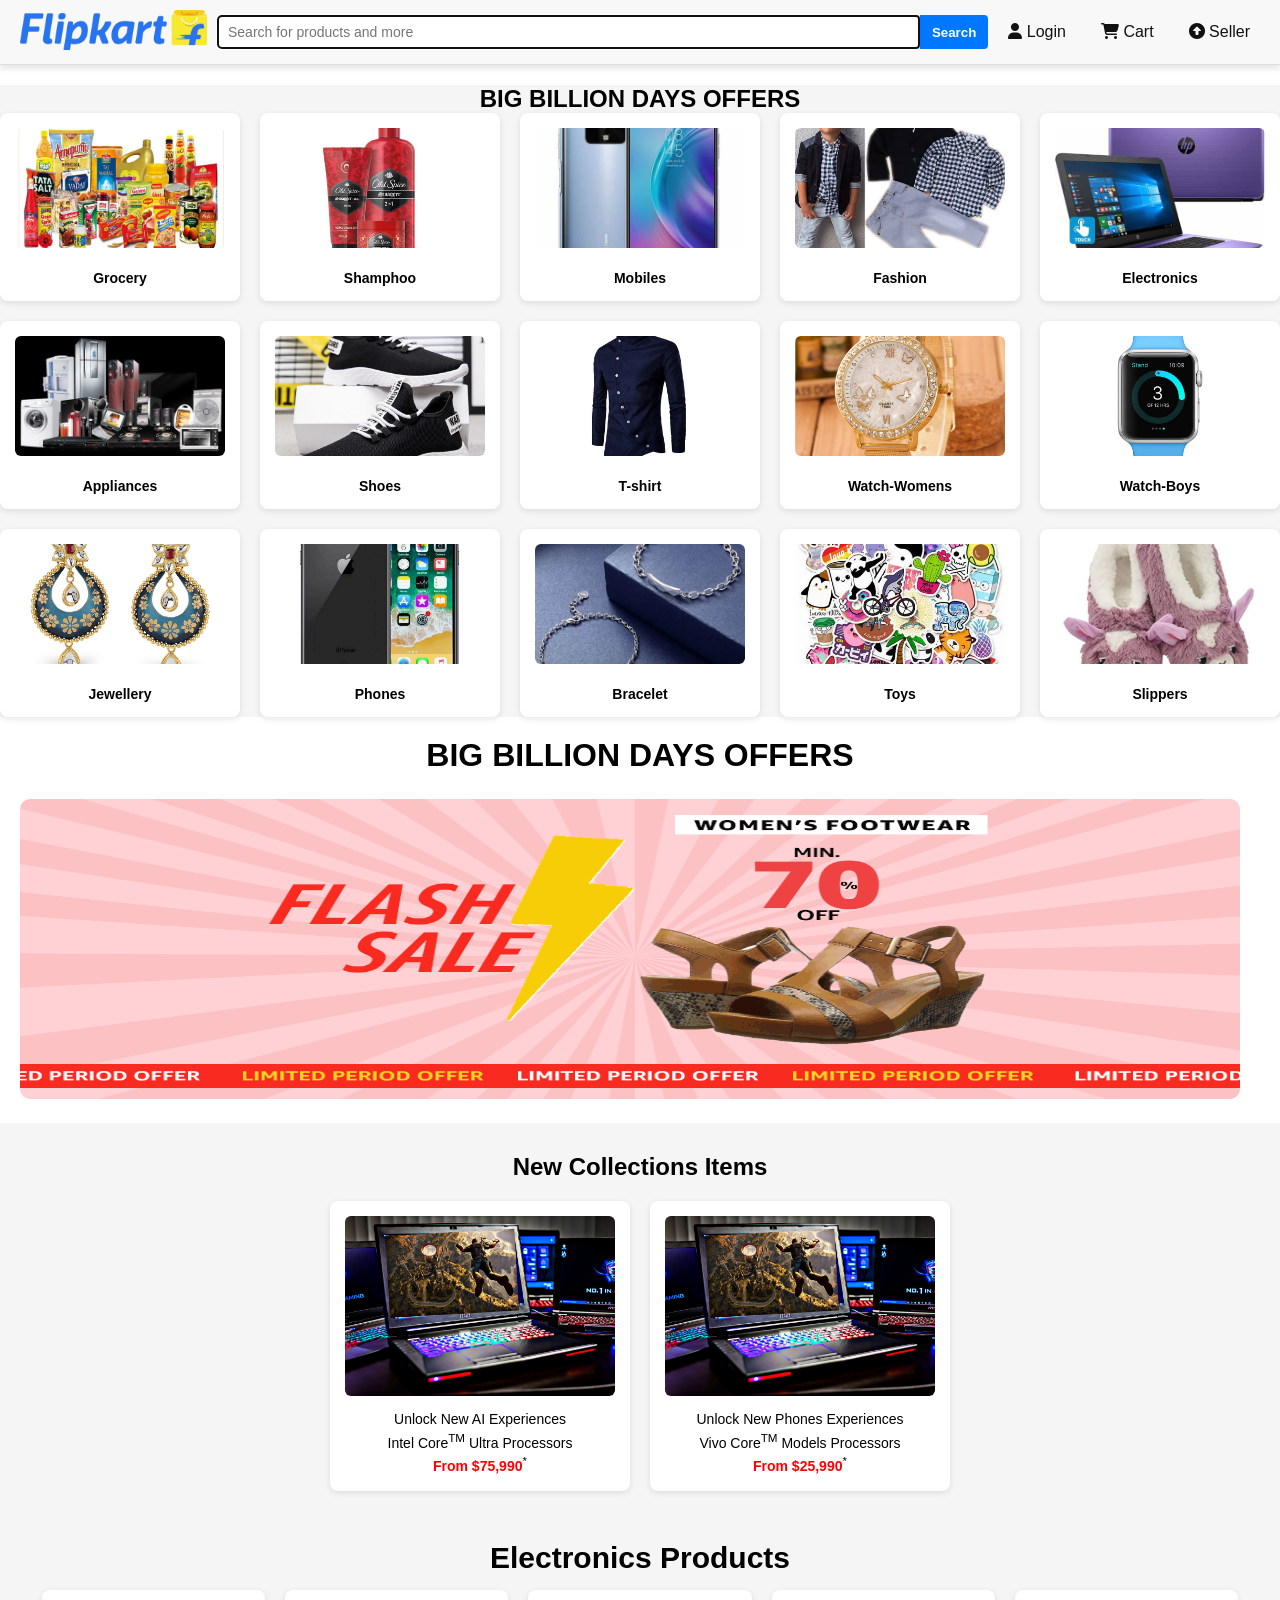
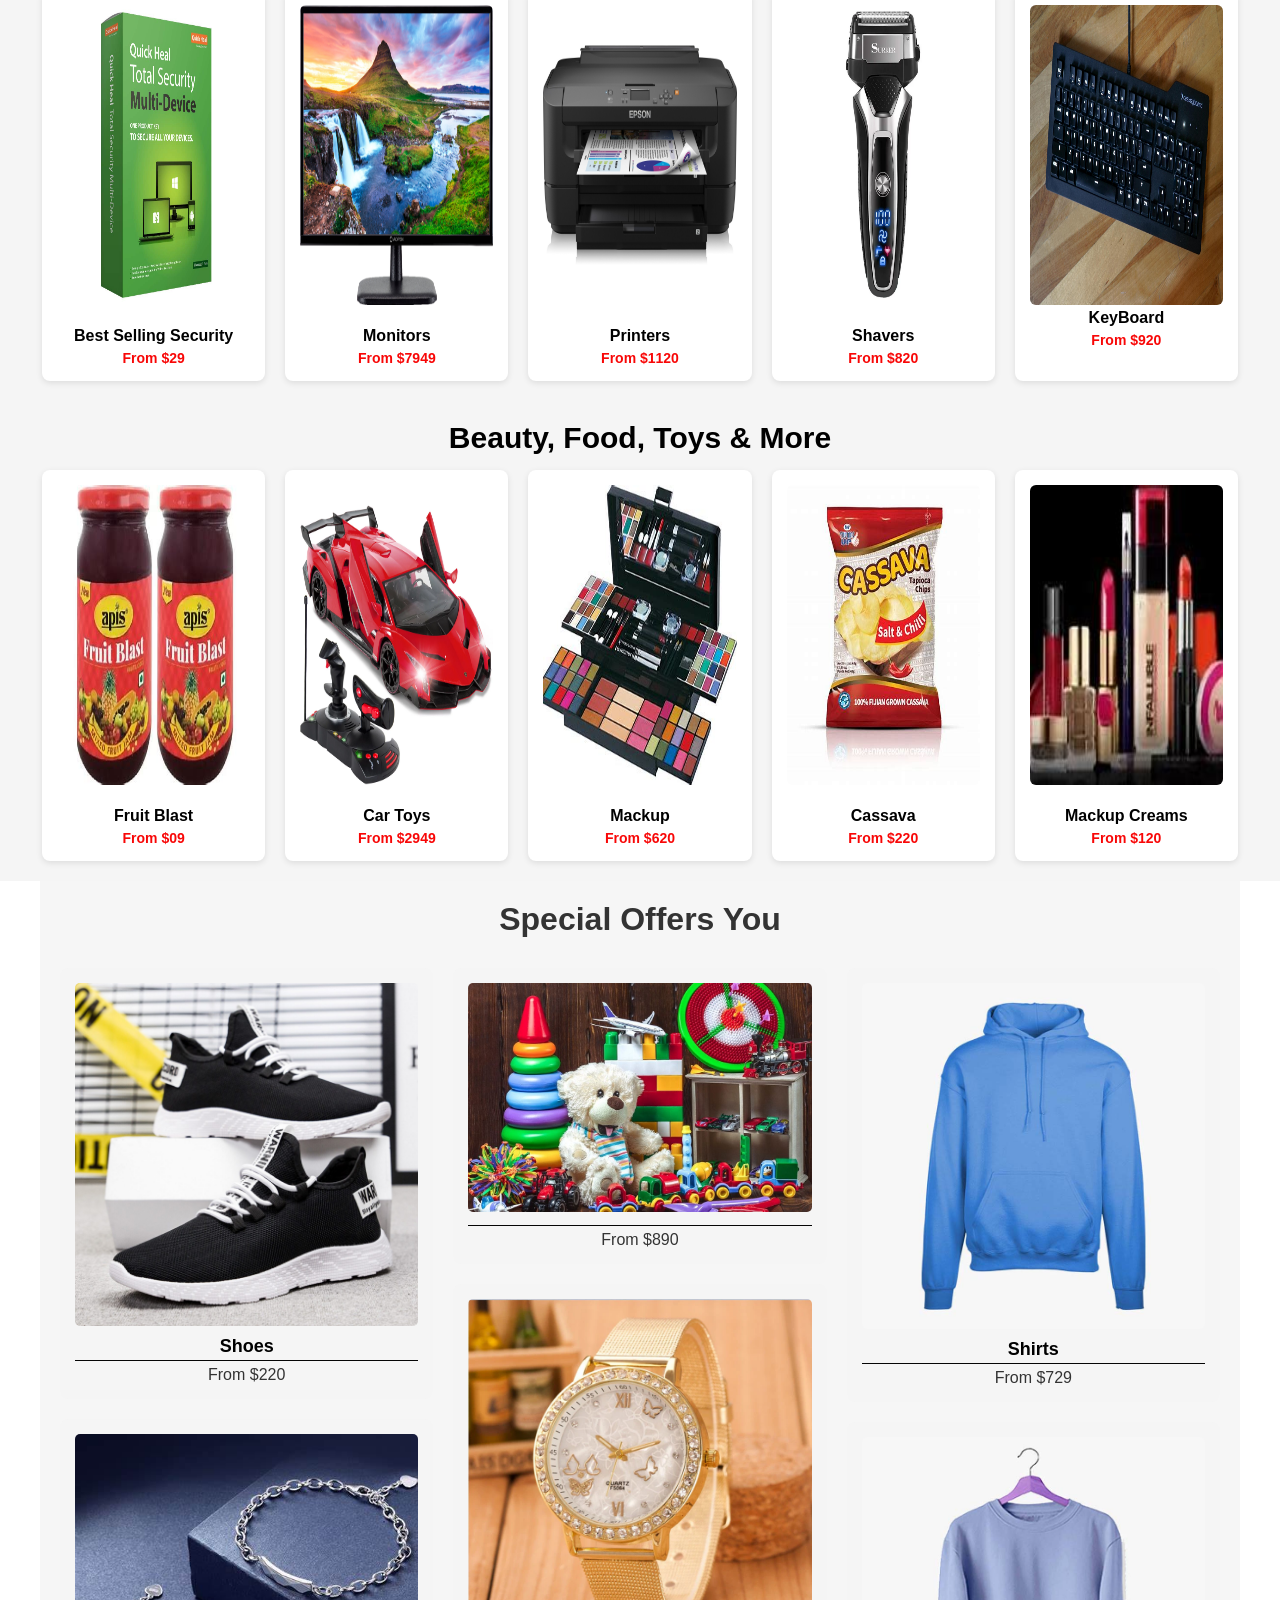
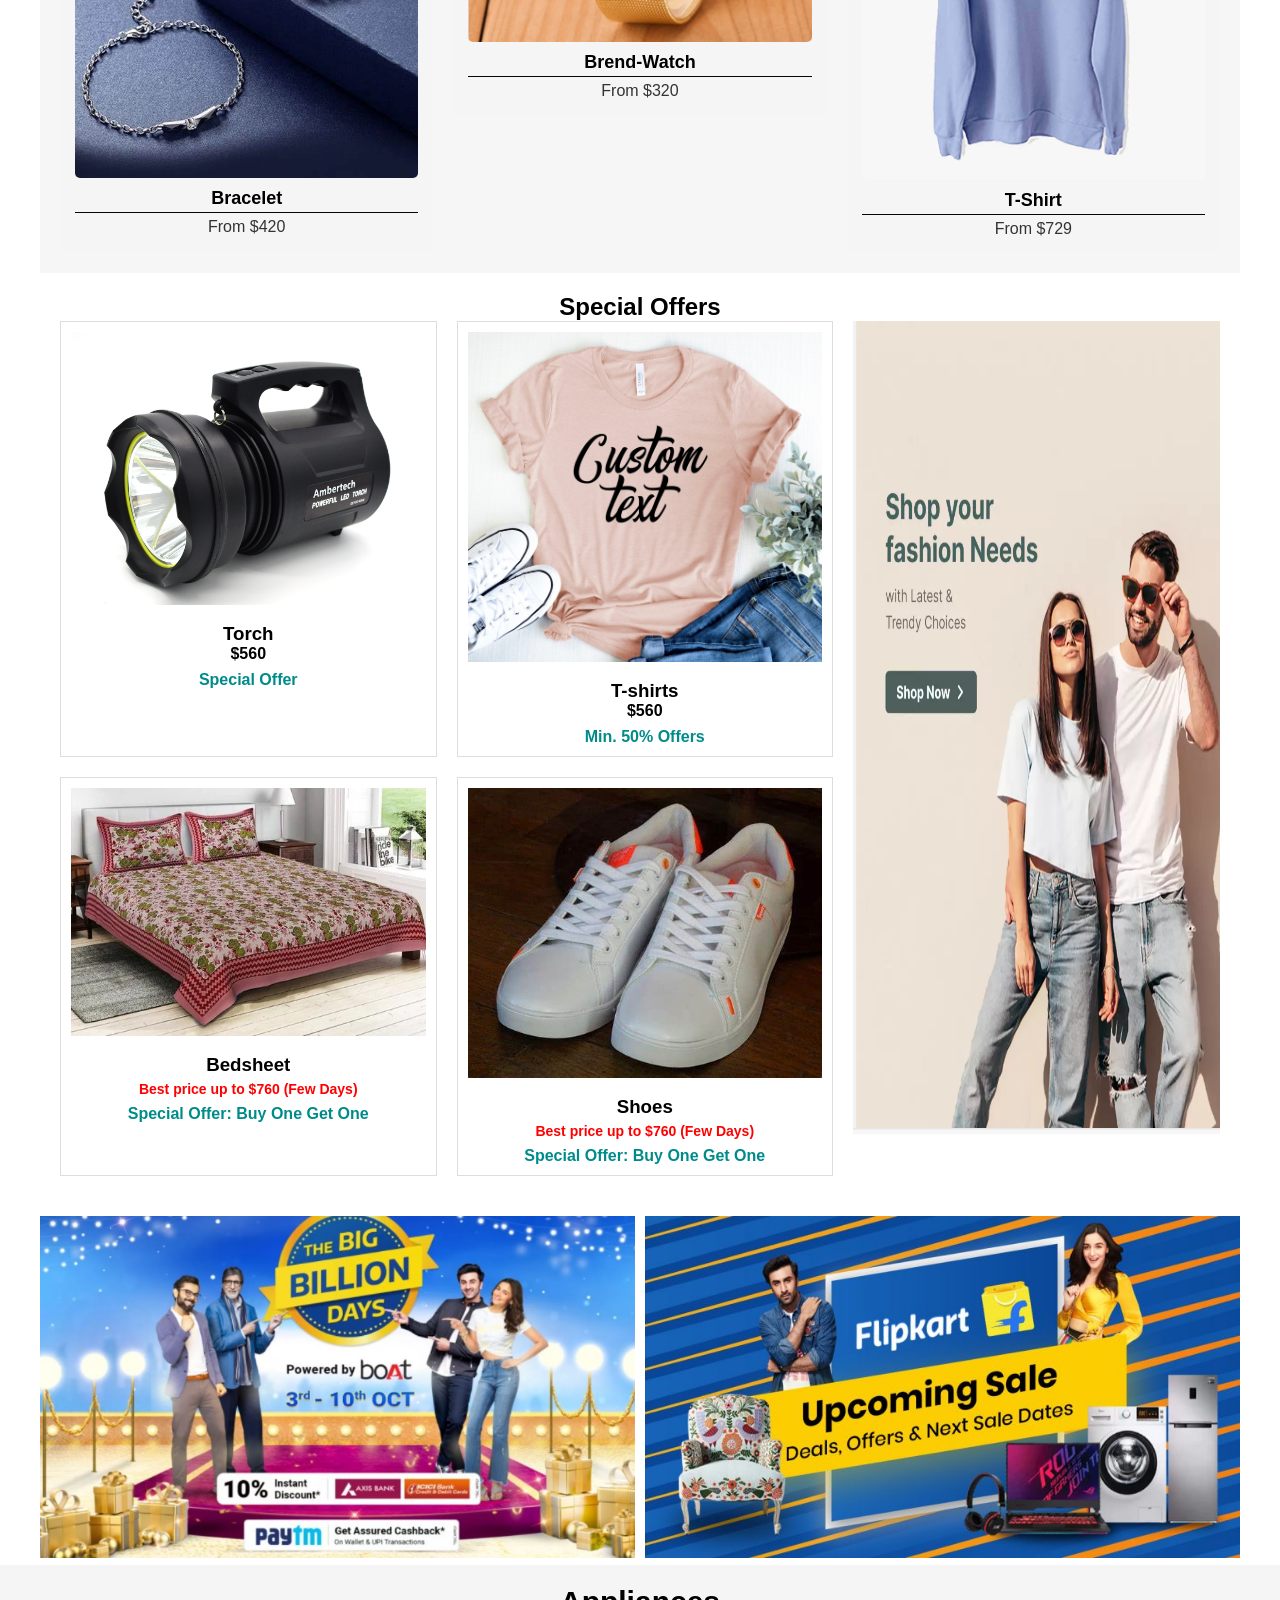
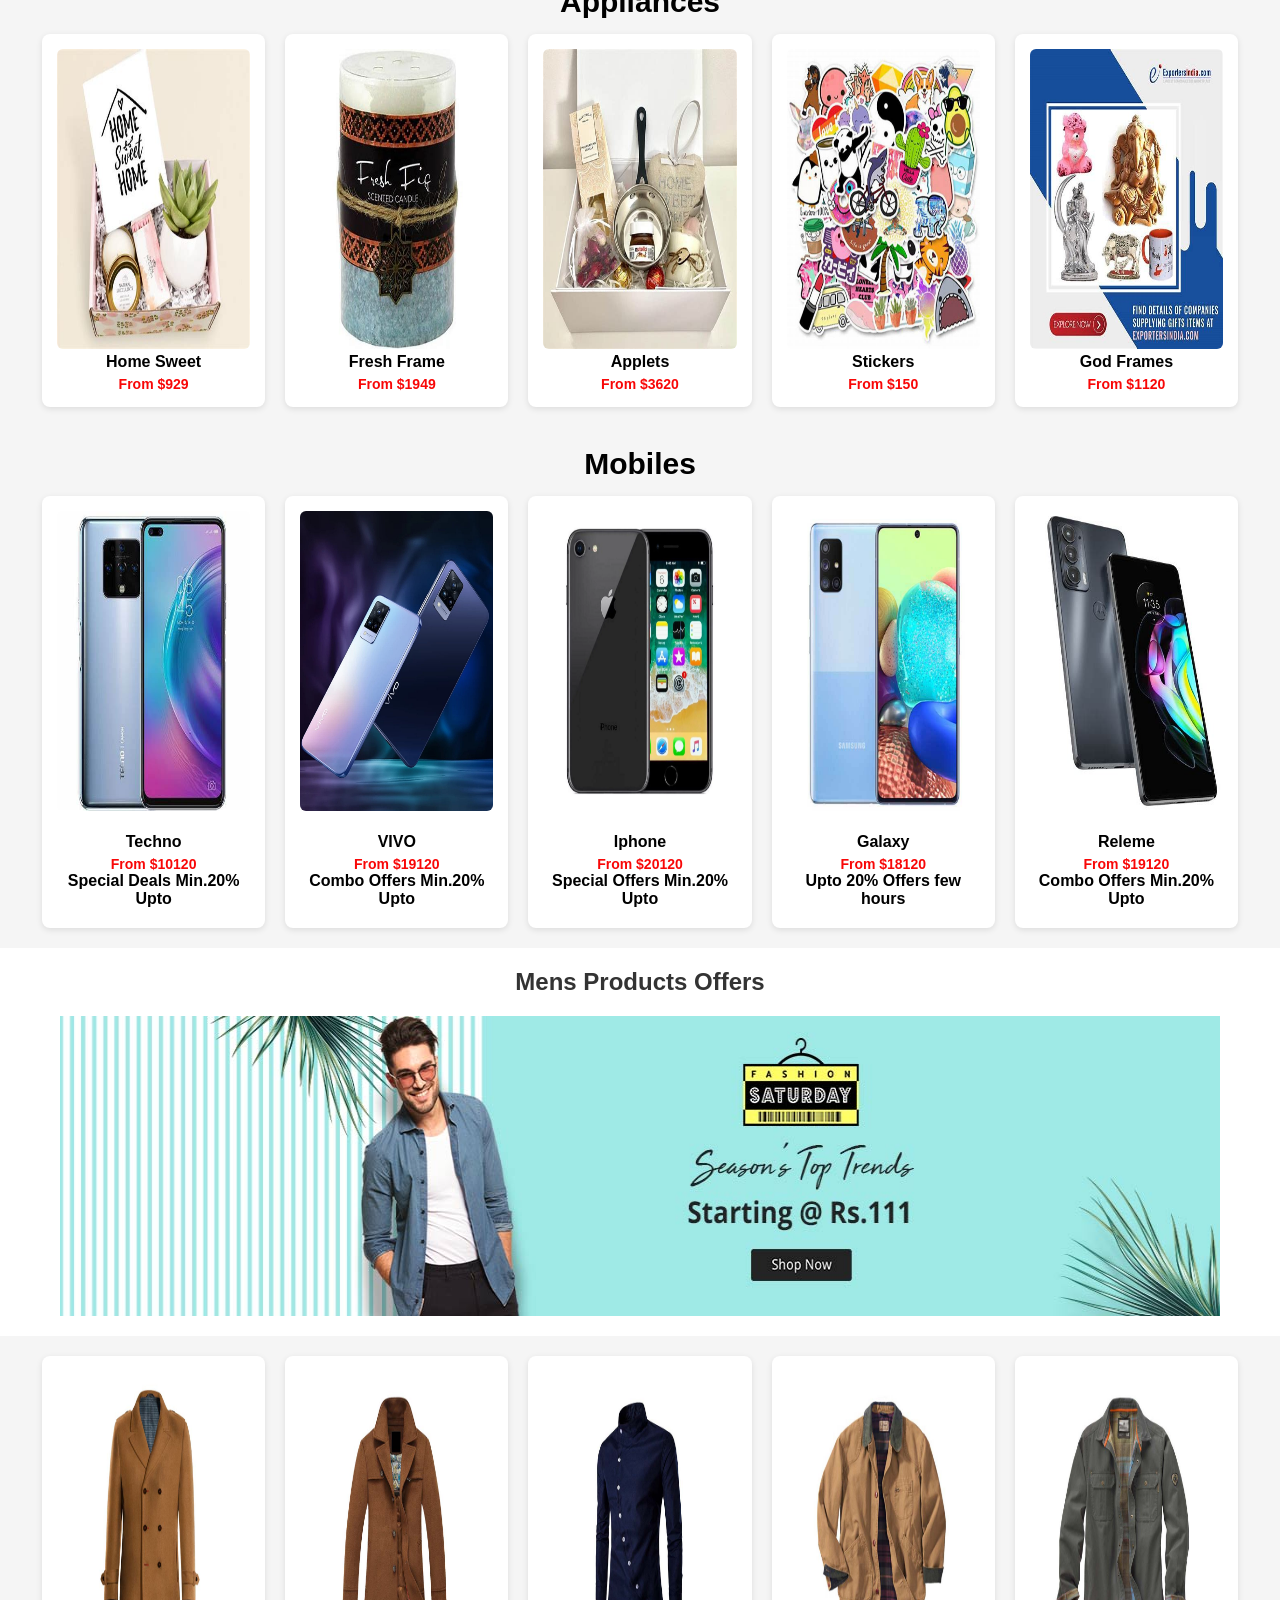
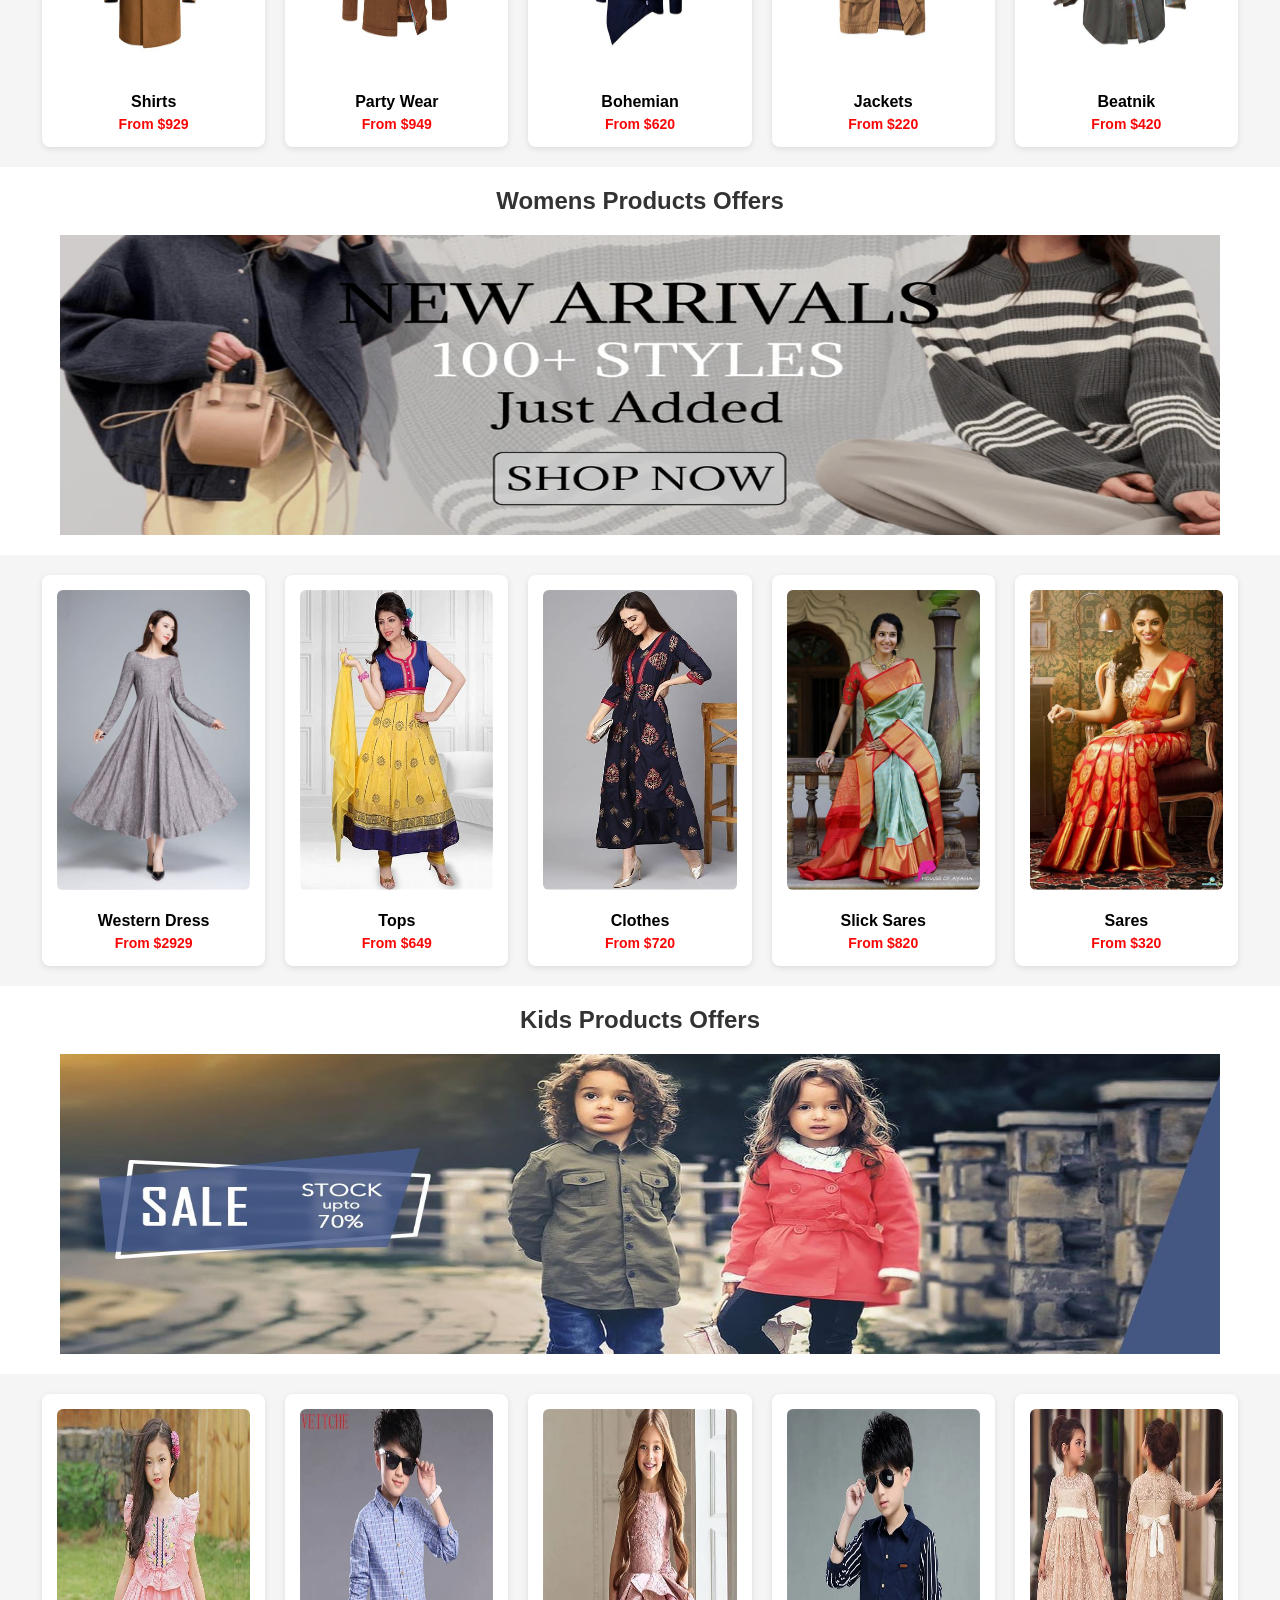
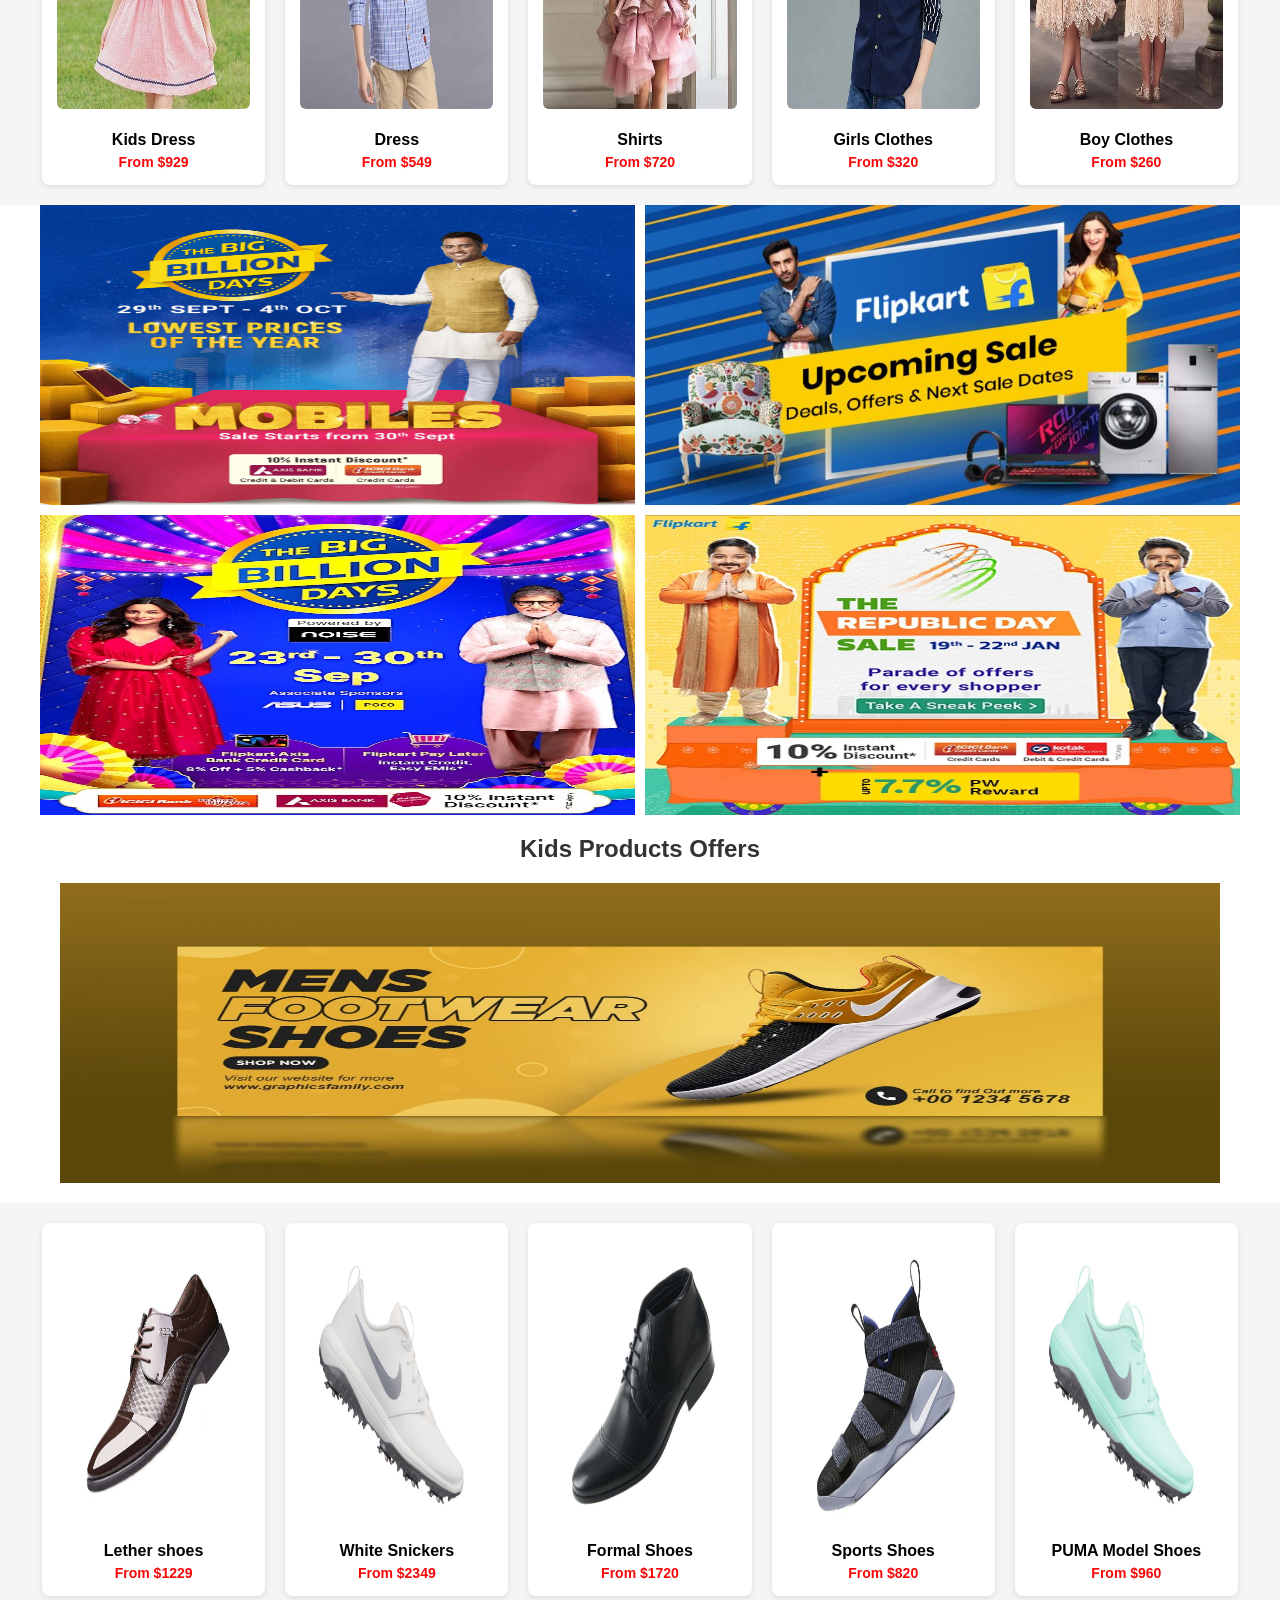
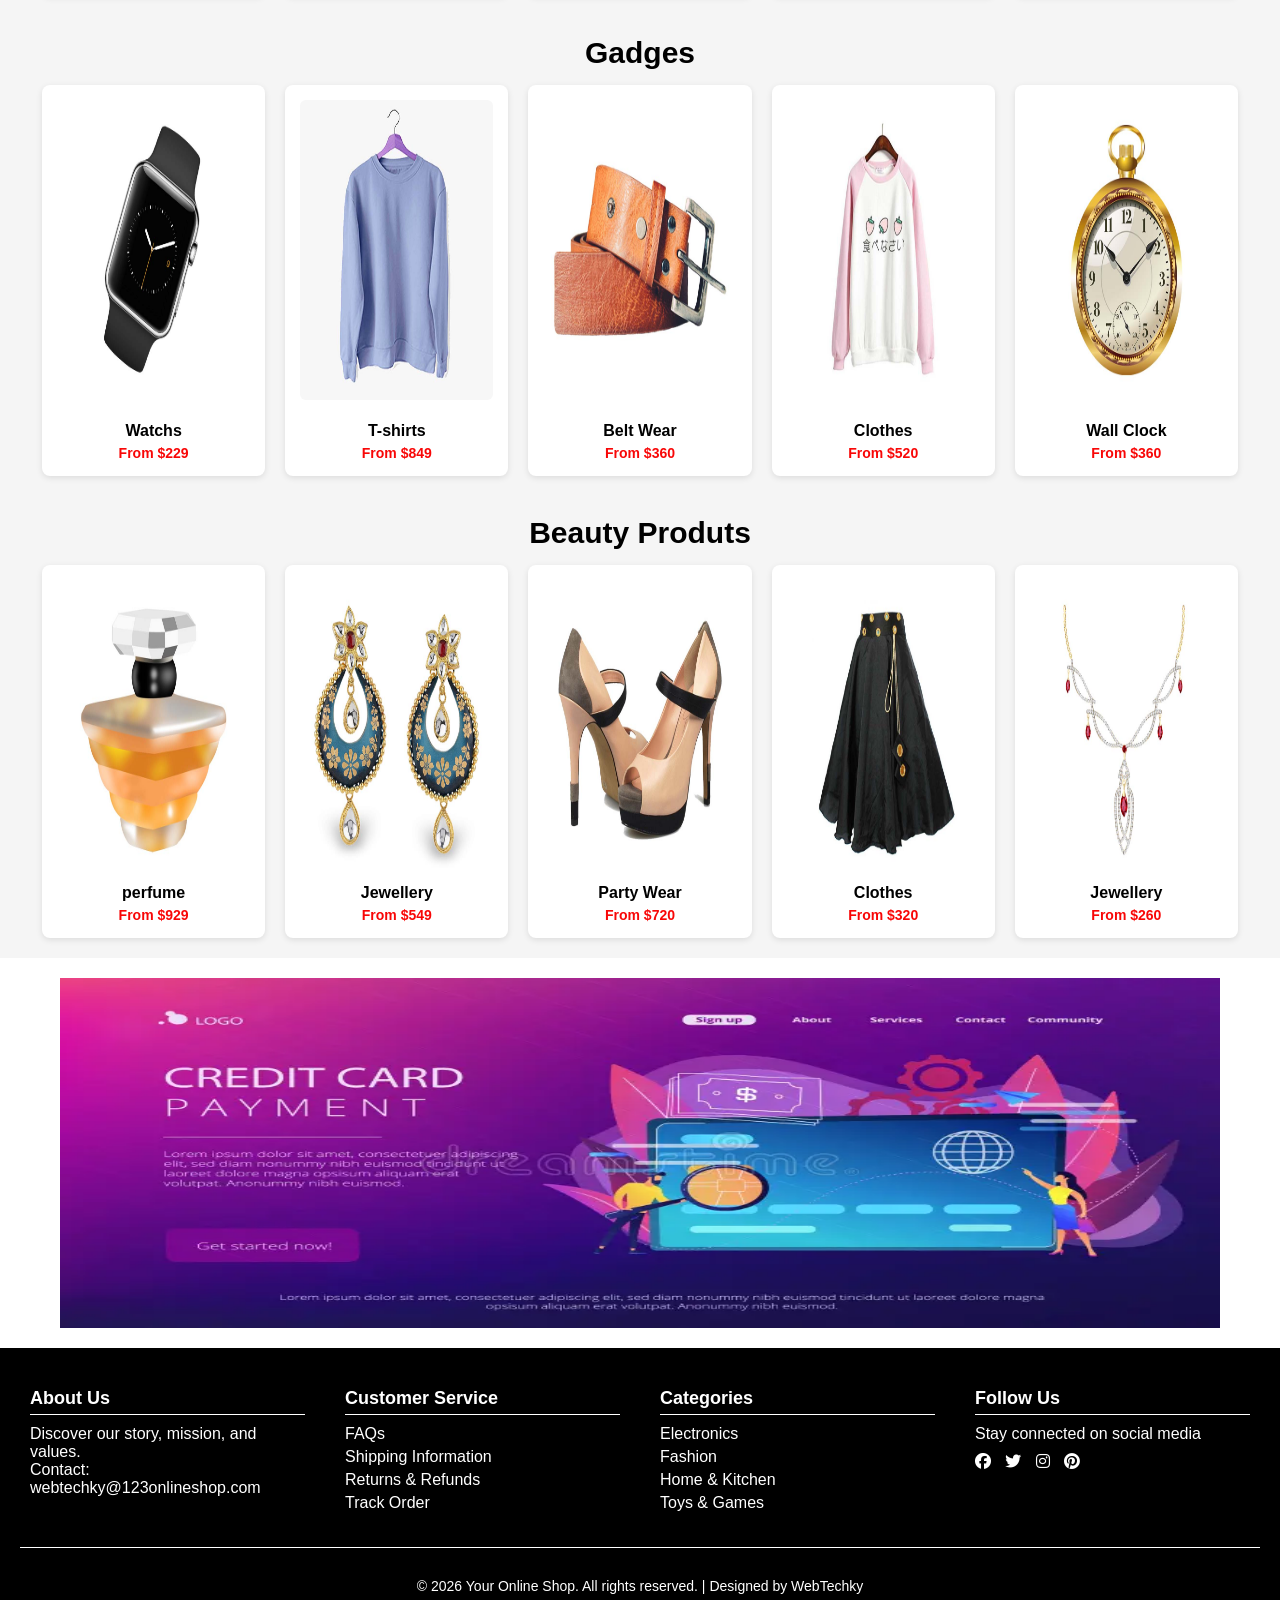
<file: index.html>
<!DOCTYPE html>
<html lang="en">

<head>
    <meta charset="UTF-8">
    <meta http-equiv="X-UA-Compatible" content="IE=edge">
    <meta name="viewport" content="width=device-width, initial-scale=1.0">
    <link rel="icon" href="./assert/img/logos.png" type="image/icon">
    <title>Flipkart</title>
    <link rel="stylesheet" type="text/css" href="./assert/css/navbarFooter.css"">
    <link rel=" stylesheet" href="./assert/css/index.css">
    <link rel="icon" href="./assert/images/logos.png" type="image/png">
    <link href="https://cdnjs.cloudflare.com/ajax/libs/font-awesome/6.5.1/css/all.min.css" rel="stylesheet" />
</head>

<body>
    <header>
        <div id="header">
            <div class="logo">
                <img src="./assert/img/flipkarts.png" alt="Logo">
            </div>

            <div class="search-bar">
                <input type="text" id="search-input" placeholder="Search for products and more" autofocus>
                <button class="search-button">Search</button>
            </div>

            <div class="hamburger" id="hamburger">
                <i class="fas fa-bars"></i>
            </div>

            <nav id="nav-menu">
                <ul>
                    <li>
                        <a href="./pages/Login.html">
                            <i class="fas fa-user"></i>
                            <span>Login</span>
                        </a>
                    </li>
                    <li>
                        <a href="./pages/card.html">
                            <i class="fas fa-shopping-cart"></i>
                            <span>Cart</span>
                        </a>
                    </li>
                    <li>
                        <a href="./pages/seller.html">
                            <i class="fas fa-circle-up"></i>
                            <span>Seller</span>
                        </a>
                    </li>
                </ul>
            </nav>
        </div>
    </header>

    <section class="collection-section">
        <h1 id="collections-items">BIG BILLION DAYS OFFERS</h1>
        <div class="collection-items">

            <div class="section-item">
                <img src="./assert/img/grocery.jpg" alt="Grocery">
                &nbsp;<p><b>Grocery</b></p>
            </div>

            <div class="section-item">
                <img src="./assert/img/shampoo.jpg" alt="Shamphoo">
                &nbsp;<p><b>Shamphoo</b></p>
            </div>

            <div class="section-item">
                <img src="./assert/img/phone.jfif" alt="Mobiles">
                &nbsp;<p><b>Mobiles</b></p>
            </div>

            <div class="section-item">
                <img src="./assert/img/fashion.webp" alt="Fashion">
                &nbsp;<p><b>Fashion</b></p>
            </div>

            <div class="section-item">
                <img src="./assert/img/Electronics.jfif" alt="Electronics">
                &nbsp;<p><b>Electronics</b></p>
            </div>

            <div class="section-item">
                <img src="./assert/img/appliances.jpg" alt="Appliances">
                &nbsp;<p><b>Appliances</b></p>
            </div>

            <div class="section-item">
                <img src="./assert/img/shoe.jpg" alt="Shoes">
                &nbsp;<p><b>Shoes</b></p>
            </div>

            <div class="section-item">
                <img src="./assert/img/shirt-1.jpg" alt="T-shirt">
                &nbsp;<p><b>T-shirt</b></p>
            </div>

            <div class="section-item">
                <img src="./assert/img/wat.webp" alt="Watch-womwns">
                &nbsp;<p><b>Watch-Womens</b></p>
            </div>

            <div class="section-item">
                <img src="./assert/img/watch-1.jpg" alt="Watch-boys">
                &nbsp;<p><b>Watch-Boys</b></p>
            </div>

            <div class="section-item">
                <img src="./assert/img/jewellery-1.jpg" alt="Jewellery">
                &nbsp;<p><b>Jewellery</b></p>
            </div>

            <div class="section-item">
                <img src="./assert/img/p2.webp" alt="Phones">
                &nbsp;<p><b>Phones</b></p>
            </div>

            <div class="section-item">
                <img src="./assert/img/let.jfif" alt="Bracelet">
                &nbsp;<p><b>Bracelet</b></p>
            </div>

            <div class="section-item">
                <img src="./assert/img/sticker.jfif" alt="Toys">
                &nbsp;<p><b>Toys</b></p>
            </div>

            <div class="section-item">
                <img src="./assert/img/sp.jpg" alt="Slippers">
                &nbsp;<p><b>Slippers</b></p>
            </div>

        </div>
    </section>

    <section class="big-sales">
        <div class="sales-offer">
            <h1>BIG BILLION DAYS OFFERS</h1>
            <div>

                <div class="contss">
                    <div class="product-itemss">
                        <img src="./assert/img/bbb2.gif">
                    </div>
                </div>
    </section>


    <section class="section-content">
        <div class="section-head">
            <h1>New Collections Items</h1>
        </div>
        <div id="section-center">
            <div class="section-product">
                <img src="./assert/img/laptop.jpg" alt="laptop">

                <p class="section-letter">
                    Unlock New AI Experiences<br>
                    Intel Core<sup>TM</sup> Ultra Processors<br>
                    <b>From $75,990</b><sup>*</sup>
                </p>
            </div>

            <div class="section-product">
                <img src="./assert/img/laptop.jpg" alt="phone">
                <p class="section-letter">
                    Unlock New Phones Experiences<br>
                    Vivo Core<sup>TM</sup> Models Processors<br>
                    <b>From $25,990</b><sup>*</sup>
                </p>
            </div>
        </div>
    </section>

    <section class="section-product-items">
        <div class="product-items-lists">
            <h1>Electronics Products</h1>
            <div>
                <div class="products-item">
                    <div class="product-item">
                        <a href="./pages/Electronics.html"> <img src="./assert/img/heal.jpg" alt="heal"> </a>
                        &nbsp;<h3>Best Selling Security</h3>
                        <p><b>From $29</b></p>

                    </div>

                    <div class="product-item">
                        <a href="./pages/Electronics.html"> <img src="./assert/img/computer.jpg" alt="computer"> </a>
                        &nbsp;<h3>Monitors</h3>
                        <p><b>From $7949</b></p>
                    </div>

                    <div class="product-item">
                        <a href="./pages/Electronics.html"> <img src="./assert/img/printers.jpg" alt="printers"> </a>
                        &nbsp;<h3>Printers</h3>
                        <p><b>From $1120</b></p>

                    </div>

                    <div class="product-item">
                        <a href="./pages/Electronics.html"> <img src="./assert/img/shave.webp" alt="shave"> </a>
                        &nbsp;<h3>Shavers</h3>
                        <p><b>From $820</b></p>
                    </div>

                    <div class="product-item">
                        <a href="./pages/Electronics.html"> <img src="./assert/img/key.jpg" alt="key"> </a>
                        <h3>KeyBoard</h3>
                        <p><b>From $920</b></p>
                    </div>
                </div>
    </section>

    <section class="section-product-items">
        <div class="product-items-lists">
            <h1>Beauty, Food, Toys & More</h1>
            <div>
                <div class="products-item">
                    <div class="product-item">
                        <a href="./pages/Beauty.html"><img src="./assert/img/fo1.jfif" alt="Blast"></a>
                        &nbsp;<h3>Fruit Blast</h3>
                        <p><b>From $09</b></p>
                    </div>

                    <div class="product-item">
                        <a href="./pages/Beauty.html"><img src="./assert/img/car.webp" alt="car"></a>
                        &nbsp; <h3>Car Toys</h3>
                        <p><b>From $2949</b></p>
                    </div>

                    <div class="product-item">
                        <a href="./pages/Beauty.html"><img src="./assert/img/be4.jfif" alt="toy"></a>
                        &nbsp;<h3>Mackup</h3>
                        <p><b>From $620</b></p>
                    </div>

                    <div class="product-item">
                        <a href="./pages/Beauty.html"><img src="./assert/img/fo5.jfif" alt="boost"></a>
                        &nbsp;<h3>Cassava</h3>
                        <p><b>From $220</b></p>
                    </div>

                    <div class="product-item">
                        <a href="./pages/Beauty.html"> <img src="./assert/img/be7.jfif" alt="yogomat"></a>
                        &nbsp;<h3>Mackup Creams</h3>
                        <p><b>From $120</b></p>
                    </div>
                </div>
    </section>

    <section class="section-product-collection">
        <h1 class="section-title">Special Offers You</h1>

        <div class="products-wrapper">
            <div class="side-column">
                <div class="card">
                    <a href="./pages/SpecialOffers.html"> <img src="./assert/img/shoe.jpg" alt="Shoes"> </a>
                    <h3>Shoes</h3>
                    <p>From $220</p>
                </div>

                <div class="card">
                    <a href="./pages/SpecialOffers.html"> <img src="./assert/img/let.jfif" alt="Bracelet"> </a>
                    <h3>Bracelet</h3>
                    <p>From $420</p>
                </div>
            </div>

            <div class="center-column">
                <div class="card center-card">
                    <a href="./pages/SpecialOffers.html"> <img src="./assert/img/toys.jpg" alt="special-offer"> </a>
                    <h3></h3>
                    <p>From $890</p>
                </div>

                <div class="card center-card">
                    <a href="./pages/SpecialOffers.html"> <img src="./assert/img/wat.webp" alt="special-offer"> </a>
                    <h3>Brend-Watch</h3>
                    <p>From $320</p>
                </div>
            </div>

            <div class="side-column">
                <div class="card">
                    <a href="./pages/SpecialOffers.html"> <img src="./assert/img/2.jpg" alt="shirts"> </a>
                    <h3>Shirts</h3>
                    <p>From $729</p>
                </div>

                <div class="card">
                    <a href="./pages/SpecialOffers.html"> <img src="./assert/img/3.jpg" alt="t-shirt"> </a>
                    <h3>T-Shirt</h3>
                    <p>From $729</p>
                </div>
            </div>
        </div>
    </section>

    <section>
        <div id="special-offers">
            <h1 style="text-align: center;">Special Offers</h1>
            <div class="offers-container">
                <div class="products-left">
                    <div class="product-row">
                        <div class="product-card">
                            <a href="./pages/SpecialOffers.html"><img src="./assert/img/tourch.jpg" alt="Torch"></a>
                            &nbsp;<h3>Torch</h3>
                            <p><b>$560</b></p>
                            <h2>Special Offer</h2>
                        </div>

                        <div class="product-card">
                            <a href="./pages/SpecialOffers.html"><img src="./assert/img/dress.webp" alt="T-shirts"></a>
                            &nbsp;<h3>T-shirts</h3>
                            <p><b>$560</b></p>
                            <h2>Min. 50% Offers</h2>
                        </div>
                    </div>

                    <div class="product-row">
                        <div class="product-card">
                            <a href="./pages/SpecialOffers.html"><img src="./assert/img/bed.webp" alt="Bedsheet"></a>
                            &nbsp;<h3>Bedsheet</h3>
                            <h4><b>Best price up to $760 (Few Days)</b></h4>
                            <h2>Special Offer: Buy One Get One</h2>
                        </div>

                        <div class="product-card">
                            <a href="./pages/SpecialOffers.html"><img src="./assert/img/sh.jfif" alt="Shoes"></a>
                            &nbsp;<h3>Shoes</h3>
                            <h4><b>Best price up to $760 (Few Days)</b></h4>
                            <h2>Special Offer: Buy One Get One</h2>
                        </div>
                    </div>
                </div>

                <div class="banner-right">
                    <img src="./assert/img/fash.PNG" alt="Special Offer Banner">
                </div>
            </div>
        </div>
    </section>

    <section class="collection-img">
        <div class="left-img">
            <img src="./assert/img/ban.jpg" alt="img-1">
        </div>

        <div class="right-img">
            <img src="./assert/img/bann.jpg" alt="img-2">
        </div>
    </section>

    <section class="section-product-items">
        <div class="product-items-lists">
            <h1>Appliances</h1>
            <div>
                <div class="products-item">
                    <div class="product-item">
                        <a href="./pages/Electronics.html"><img src="./assert/img/ho1.jfif" alt="vase"></a>
                        <h3>Home Sweet</h3>
                        <p><b>From $929</b></p>
                    </div>

                    <div class="product-item">
                        <a href="./pages/Electronics.html"><img src="./assert/img/ho7.jfif" alt="frame"></a>
                        <h3>Fresh Frame</h3>
                        <p><b>From $1949</b></p>
                    </div>

                    <div class="product-item">
                        <a href="./pages/Electronics.html"><img src="./assert/img/ho2.jfif" alt="god"></a>
                        <h3>Applets</h3>
                        <p><b>From $3620</b></p>
                    </div>

                    <div class="product-item">
                        <a href="./pages/Electronics.html"><img src="./assert/img/sticker.jfif" alt="stickers"></a>
                        <h3>Stickers</h3>
                        <p><b>From $150</b></p>
                    </div>

                    <div class="product-item">
                        <a href="./pages/Electronics.html"><img src="./assert/img/ho4.jfif" alt="paint picture"></a>
                        <h3>God Frames</h3>
                        <p><b>From $1120</b></p>
                    </div>
                </div>
    </section>

    <section class="section-product-items">
        <div class="product-items-lists">
            <h1>Mobiles</h1>
            <div>
                <div class="products-item">
                    <div class="product-item">
                        <a href="./pages/Mobile.html"><img src="./assert/img/ph1.jfif"></a>
                        &nbsp;<h3>Techno</h3>
                        <p><b>From $10120</b></p>
                        <h3>Special Deals Min.20% Upto</h3>
                    </div>

                    <div class="product-item">
                        <a href="./pages/Mobile.html"> <img src="./assert/img/p4.jpg"></a>
                        &nbsp;<h3>VIVO</h3>
                        <p><b>From $19120</b></p>
                        <h3>Combo Offers Min.20% Upto</h3>
                    </div>

                    <div class="product-item">
                        <a href="./pages/Mobile.html"><img src="./assert/img/p2.webp"></a>
                        &nbsp;<h3>Iphone</h3>
                        <p><b>From $20120</b></p>
                        <h3>Special Offers Min.20% Upto</h3>
                    </div>

                    <div class="product-item">
                        <a href="./pages/Mobile.html"> <img src="./assert/img/p3.jpg"></a>
                        &nbsp;<h3>Galaxy</h3>
                        <p><b>From $18120</b></p>
                        <h3>Upto 20% Offers few hours</h3>
                    </div>

                    <div class="product-item">
                        <a href="./pages/Mobile.html"> <img src="./assert/img/m10.jfif"></a>
                        &nbsp;<h3>Releme</h3>
                        <p><b>From $19120</b></p>
                        <h3>Combo Offers Min.20% Upto</h3>
                    </div>

                </div>
    </section>
    </div>

    <section class="product-litem-gender">
        <div class="gender-banner">
            <h1>Mens Products Offers</h1>
            <div class="gener-product">
                <img src="./assert/img/bbb1.jpg" alt="mens-peoducts">
            </div>
        </div>
    </section>

    <section class="section-product-items">
        <div class="product-items-lists">
            <div class="products-item">
                <div class="product-item">
                    <a href="./pages/Boys.html"><img src="./assert/img/jacket-5.jpg" alt="Shirt"></a>
                    &nbsp; <h3>Shirts</h3>
                    <p><b>From $929</b></p>
                </div>

                <div class="product-item">
                    <a href="./pages/Boys.html"><img src="./assert/img/jacket-6.jpg" alt="Party Wear"></a>
                    &nbsp; <h3>Party Wear</h3>
                    <p><b>From $949</b></p>
                </div>

                <div class="product-item">
                    <a href="./pages/Boys.html"> <img src="./assert/img/shirt-1.jpg" alt="Bohemian"></a>
                    &nbsp; <h3>Bohemian</h3>
                    <p><b>From $620</b></p>
                </div>

                <div class="product-item">
                    <a href="./pages/Boys.html"><img src="./assert/img/jacket-1.jpg" alt="Jackets"></a>
                    &nbsp; <h3>Jackets</h3>
                    <p><b>From $220</b></p>
                </div>

                <div class="product-item">
                    <a href="./pages/Boys.html"><img src="./assert/img/jacket-3.jpg" alt="Beatnik"></a>
                    &nbsp; <h3>Beatnik</h3>
                    <p><b>From $420</b></p>
                </div>
            </div>
        </div>
    </section>

    <section class="product-litem-gender">
        <div class="gender-banner">
            <h1>Womens Products Offers</h1>
            <div class="gener-product">
                <img src="./assert/img/wom.webp" alt="womens-peoducts">
            </div>
        </div>
    </section>

    <section class="section-product-items">
        <div class="product-items-lists">
            <div class="products-item">
                <div class="product-item">
                    <a href="./pages/Girls.html"><img src="./assert/img/wo1.jfif" alt="Western Dress"></a>
                    &nbsp; <h3>Western Dress</h3>
                    <p><b>From $2929</b></p>
                </div>

                <div class="product-item">
                    <a href="./pages/Girls.html"><img src="./assert/img/wo10.jfif" alt="Tops"></a>
                    &nbsp; <h3>Tops</h3>
                    <p><b>From $649</b></p>
                </div>

                <div class="product-item">
                    <a href="./pages/Girls.html"><img src="./assert/img/wo2.jfif" alt="Clothes"></a>
                    &nbsp; <h3>Clothes</h3>
                    <p><b>From $720</b></p>

                </div>

                <div class="product-item">
                    <a href="./pages/Girls.html"><img src="./assert/img/wo7.jfif" alt="slick sares"></a>
                    &nbsp; <h3>Slick Sares</h3>
                    <p><b>From $820</b></p>
                </div>

                <div class="product-item">
                    <a href="./pages/Girls.html"><img src="./assert/img/wo6.jfif" alt="Sares"></a>
                    &nbsp; <h3>Sares</h3>
                    <p><b>From $320</b></p>
                </div>
            </div>
        </div>
    </section>

    <section class="product-litem-gender">
        <div class="gender-banner">
            <h1>Kids Products Offers</h1>
            <div class="gener-product">
                <img src="./assert/img/kids.jpg" alt="kids-peoducts">
            </div>
        </div>
    </section>

    <section class="section-product-items">
        <div class="product-items-lists">
            <div class="products-item">
                <div class="product-item">
                    <a href="./pages/Kids.html"><img src="./assert/img/ki1.jfif" alt="kids"></a>
                    &nbsp;<h3>Kids Dress</h3>
                    <p><b>From $929</b></p>

                </div>

                <div class="product-item">
                    <a href="./pages/Kids.html"><img src="./assert/img/ki8.jfif" alt="Dress"></a>
                    &nbsp;<h3>Dress</h3>
                    <p><b>From $549</b></p>
                </div>

                <div class="product-item">
                    <a href="./pages/Kids.html"><img src="./assert/img/ki4.jfif" alt="shirt"></a>
                    &nbsp;<h3>Shirts</h3>
                    <p><b>From $720</b></p>

                </div>

                <div class="product-item">
                    <a href="./pages/Kids.html"><img src="./assert/img/ki7.jfif" alt="Girls Clothes"></a>
                    &nbsp;<h3>Girls Clothes</h3>
                    <p><b>From $320</b></p>
                </div>

                <div class="product-item">
                    <a href="./pages/Kids.html"><img src="./assert/img/ki6.jfif" alt="Boys Clothes"></a>
                    &nbsp;<h3>Boy Clothes</h3>
                    <p><b>From $260</b></p>
                </div>
            </div>
        </div>
    </section>

    <section>
        <div class="banner-img">
            <img src="./assert/img/bb.png" alt="img-1" />
            <img src="./assert/img/bann.jpg" alt="img-2" />
            <img src="./assert/img/b.jpg" alt="img-3" />
            <img src="./assert/img/bbbb.webp" alt="img-4" />

        </div>
    </section>

    <section class="product-litem-gender">
        <div class="gender-banner">
            <h1>Kids Products Offers</h1>
            <div class="gener-product">
                <img src="./assert/img/Menshoe.jpg" alt="shoes-peoducts">
            </div>
        </div>
    </section>

    <section class="section-product-items">
        <div class="product-items-lists">
            <div class="products-item">
                <div class="product-item">
                    <a href="./pages/Shoe.html"><img src="./assert/img/shoe-1.jpg" alt="Lether shoes"></a>
                    <h3>Lether shoes</h3>
                    <p><b>From $1229</b></p>

                </div>

                <div class="product-item">
                    <a href="./pages/Shoe.html"><img src="./assert/img/sports-1.jpg" alt="White Snickers"></a>
                    <h3>White Snickers</h3>
                    <p><b>From $2349</b></p>
                </div>

                <div class="product-item">
                    <a href="./pages/Shoe.html"><img src="./assert/img/shoe-3.jpg" alt="Formal Shoes"></a>
                    <h3>Formal Shoes</h3>
                    <p><b>From $1720</b></p>

                </div>

                <div class="product-item">
                    <a href="./pages/Shoe.html"><img src="./assert/img/sports-3.jpg" alt="Sports Shoes"></a>
                    <h3>Sports Shoes</h3>
                    <p><b>From $820</b></p>
                </div>

                <div class="product-item">
                    <a href="./pages/Shoe.html"><img src="./assert/img/sports-5.jpg" alt="PUMA Model Shoes"></a>
                    <h3>PUMA Model Shoes</h3>
                    <p><b>From $960</b></p>
                </div>
            </div>
        </div>
    </section>


    <section class="section-product-items">
        <div class="product-items-lists">
            <h1>Gadges</h1>
            <div class="products-item">
                <div class="product-item">
                    <a href="./pages/SpecialOffers.html"><img src="./assert/img/watch-2.jpg" alt="Watch"></a>
                    &nbsp;<h3>Watchs</h3>
                    <p><b>From $229</b></p>

                </div>

                <div class="product-item">
                    <a href="./pages/SpecialOffers.html"><img src="./assert/img/3.jpg" alt="T-shirts"></a>
                    &nbsp; <h3>T-shirts</h3>
                    <p><b>From $849</b></p>
                </div>

                <div class="product-item">
                    <a href="./pages/SpecialOffers.html"><img src="./assert/img/belt.jpg" alt="Belt Wear"></a>
                    &nbsp; <h3>Belt Wear</h3>
                    <p><b>From $360</b></p>

                </div>

                <div class="product-item">
                    <a href="./pages/SpecialOffers.html"><img src="./assert/img/clothes-1.jpg" alt="Clothes"></a>
                    &nbsp; <h3>Clothes</h3>
                    <p><b>From $520</b></p>
                </div>

                <div class="product-item">
                    <a href="./pages/SpecialOffers.html"><img src="./assert/img/watch-3.jpg" alt="Wall Clock"></a>
                    &nbsp; <h3>Wall Clock</h3>
                    <p><b>From $360</b></p>
                </div>
            </div>
        </div>
    </section>

    <section class="section-product-items">
        <div class="product-items-lists">
            <h1>Beauty Produts</h1>
            <div class="products-item">
                <div class="product-item">
                    <a href="./pages/SpecialOffers.html"><img src="./assert/img/perfume.jpg" alt="perfume"></a>
                    <h3>perfume</h3>
                    <p><b>From $929</b></p>

                </div>

                <div class="product-item">
                    <a href="./pages/SpecialOffers.html"><img src="./assert/img/jewellery-1.jpg" alt="Jewellery"></a>
                    <h3>Jewellery</h3>
                    <p><b>From $549</b></p>
                </div>

                <div class="product-item">
                    <a href="./pages/SpecialOffers.html"><img src="./assert/img/party-wear-1.jpg" alt="Party Wear"></a>
                    <h3>Party Wear</h3>
                    <p><b>From $720</b></p>

                </div>

                <div class="product-item">
                    <a href="./pages/SpecialOffers.html"><img src="./assert/img/clothes-3.jpg" alt="Clothes"></a>
                    <h3>Clothes</h3>
                    <p><b>From $320</b></p>
                </div>

                <div class="product-item">
                    <a href="./pages/SpecialOffers.html"><img src="./assert/img/jewellery-3.jpg" alt="Jewellery"></a>
                    <h3>Jewellery</h3>
                    <p><b>From $260</b></p>
                </div>
            </div>
        </div>
    </section>

    <section>
        <div class="img-section">
            <img src="./assert/img/payments.webp">
        </div>
    </section>

    <footer>
        <div class="footer-top">
            <div class="footer-col">
                <h3>About Us</h3>
                <p>Discover our story, mission, and values.</p>
                <p>Contact: webtechky@123onlineshop.com</p>
            </div>
            <div class="footer-col">
                <h3>Customer Service</h3>
                <ul>
                    <li><a href="#">FAQs</a></li>
                    <li><a href="#">Shipping Information</a></li>
                    <li><a href="#">Returns & Refunds</a></li>
                    <li><a href="#">Track Order</a></li>
                </ul>
            </div>
            <div class="footer-col">
                <h3>Categories</h3>
                <ul>
                    <li><a href="./pages/Electronics.html">Electronics</a></li>
                    <li><a href="./pages/Beauty.html">Fashion</a></li>
                    <li><a href="./pages/Appliances.html">Home & Kitchen</a></li>
                    <li><a href="./pages/SpecialOffers.html">Toys & Games</a></li>
                </ul>
            </div>
            <div class="footer-col">
                <h3>Follow Us</h3>
                <p>Stay connected on social media</p>
                <div class="social-links">
                    <a href="#"><i class="fab fa-facebook"></i></a>
                    <a href="#"><i class="fab fa-twitter"></i></a>
                    <a href="#"><i class="fab fa-instagram"></i></a>
                    <a href="#"><i class="fab fa-pinterest"></i></a>
                </div>
            </div>
        </div>
        <div class="footer-bottom">
            <p>&copy; <span id="currentYear"></span> Your Online Shop. All rights reserved. | Designed by <a
                    href="#">WebTechky</a></p>
        </div>
    </footer>

</body>
<script src="./assert/js/script.js"></script>

</html>
</file>
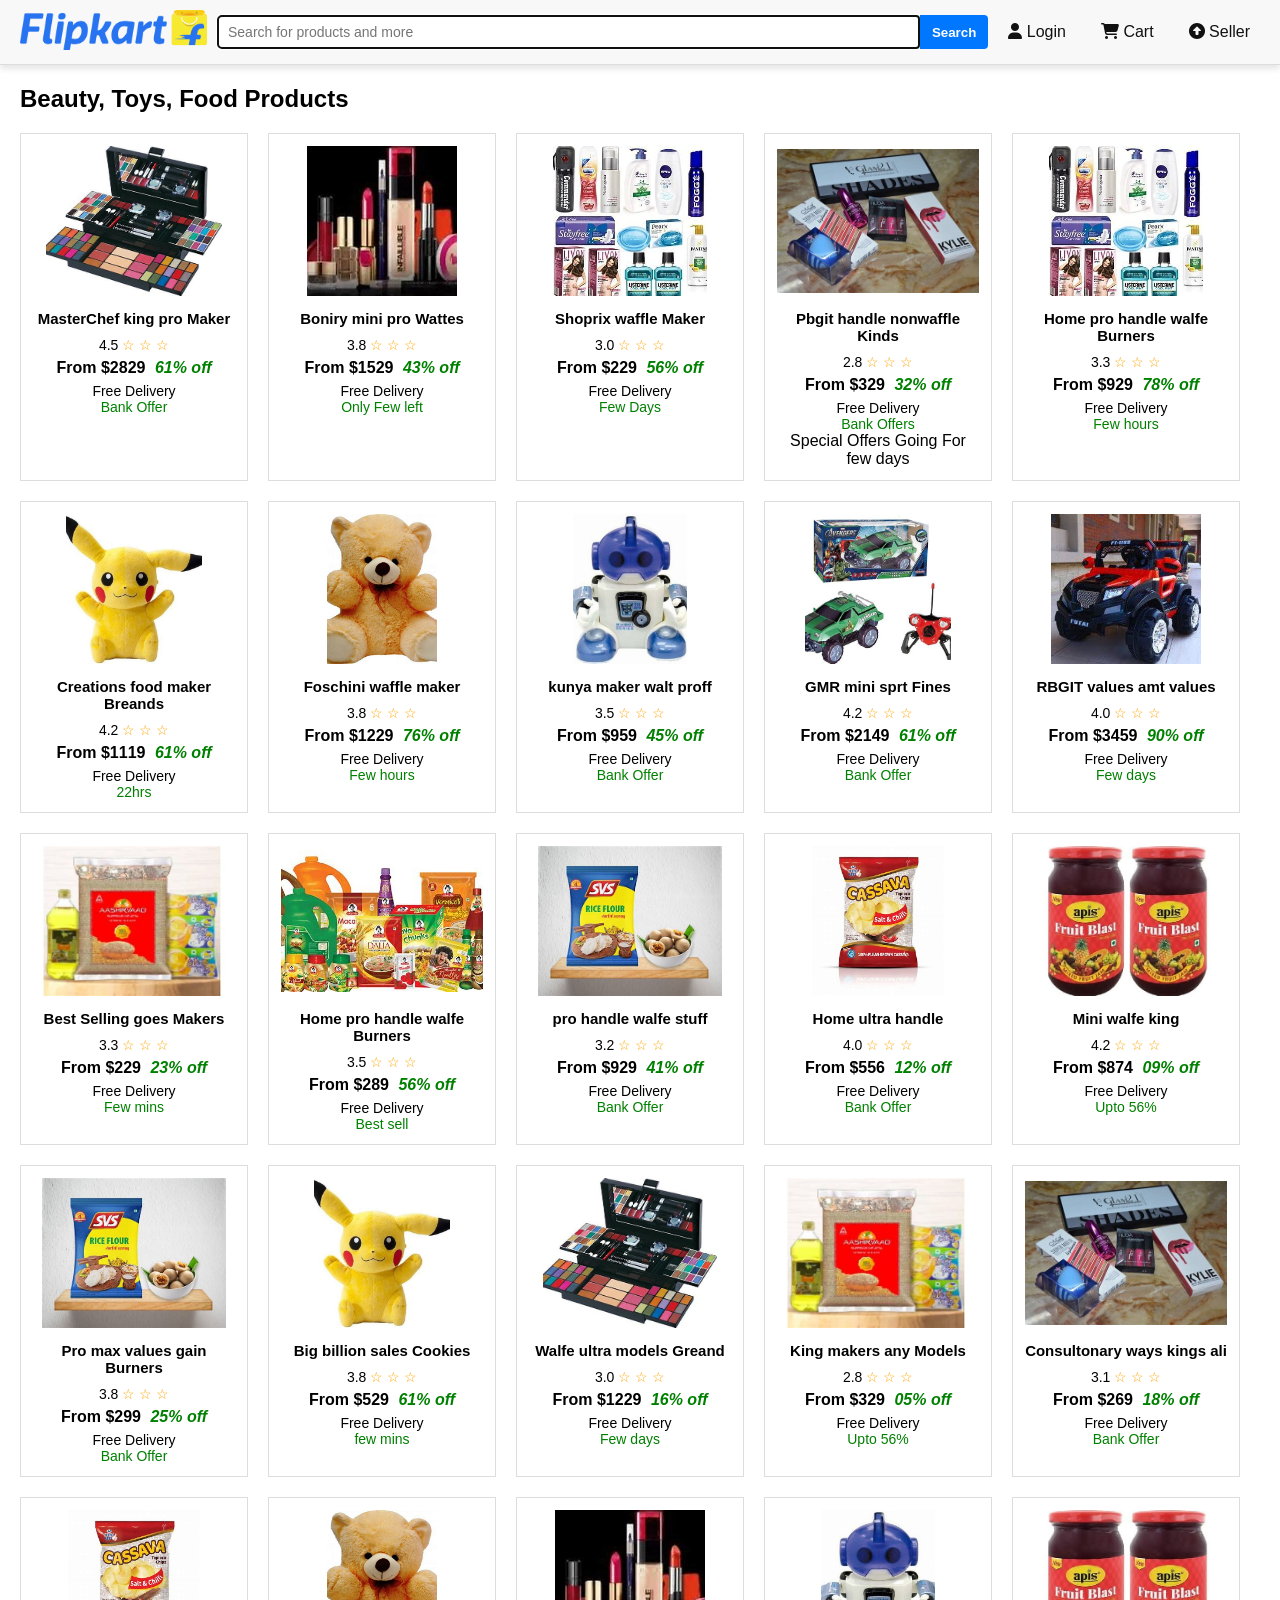
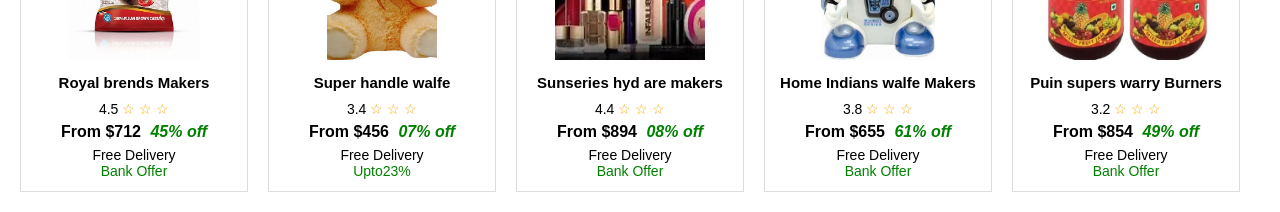
<file: pages/Beauty.html>
<!DOCTYPE html>
<html lang="en">

<head>
    <meta charset="UTF-8">
    <meta http-equiv="X-UA-Compatible" content="IE=edge">
    <meta name="viewport" content="width=device-width, initial-scale=1.0">
    <link rel="icon" href="../assert/img/logos.png" type="image/icon">
    <title>Flipkart</title>
    <link rel="stylesheet" type="text/css" href="../assert/css/navbarFooter.css"">
    <link rel=" stylesheet" href="../assert/css/sectionCollections.css">
    <link rel=" stylesheet" href="../assert/css/index.css">
    <link rel="icon" href="../assert/images/logos.png" type="image/png">
    <link href="https://cdnjs.cloudflare.com/ajax/libs/font-awesome/6.5.1/css/all.min.css" rel="stylesheet" />
</head>

<body>
    <header>
        <div id="header">
            <div class="logo">
                <img src="../assert/img/flipkarts.png" alt="Logo">
            </div>

            <div class="search-bar">
                <input type="text" id="search-input" placeholder="Search for products and more" autofocus>
                <button class="search-button">Search</button>
            </div>

            <div class="hamburger" id="hamburger">
                <i class="fas fa-bars"></i>
            </div>

            <nav id="nav-menu">
                <ul>
                    <li>
                        <a href="../pages/Login.html">
                            <i class="fas fa-user"></i>
                            <span>Login</span>
                        </a>
                    </li>
                    <li>
                        <a href="../pages/card.html">
                            <i class="fas fa-shopping-cart"></i>
                            <span>Cart</span>
                        </a>
                    </li>
                    <li>
                        <a href="../pages/seller.html">
                            <i class="fas fa-circle-up"></i>
                            <span>Seller</span>
                        </a>
                    </li>
                </ul>
            </nav>
        </div>
    </header>

    <section class="product-description">
        <div class="product-collection">
            <h1>Beauty, Toys, Food Products</h1>
            <div class="product-collection-items">

                <div class="product-items">
                    <a href="BE.html"><img src="../assert/img/be1.jfif" alt="Maker"></a>
                    <h3>MasterChef king pro Maker</h3>
                    <div class="rating">
                        <span>4.5</span>
                        <span class="star">&#9734;</span>
                        <span class="star">&#9734;</span>
                        <span class="star">&#9734;</span>
                    </div>
                    <p class="price">From $2829 <span class="offer">61% off</span></p>
                    <p class="delivery">Free Delivery</p>
                    <p class="bank-offer">Bank Offer</p>
                </div>

                <div class="product-items">
                    <img src="../assert/img/be7.jfif" alt="Wattes">
                    <h3>Boniry mini pro Wattes</h3>
                    <div class="rating">
                        <span>3.8</span>
                        <span class="star">&#9734;</span>
                        <span class="star">&#9734;</span>
                        <span class="star">&#9734;</span>
                    </div>
                    <p class="price">From $1529 <span class="offer">43% off</span></p>
                    <p class="delivery">Free Delivery</p>
                    <p class="bank-offer">Only Few left</p>
                </div>

                <div class="product-items">
                    <img src="../assert/img/be5.jfif" alt="Waffle Maker">
                    <h3>Shoprix waffle Maker</h3>
                    <div class="rating">
                        <span>3.0</span>
                        <span class="star">&#9734;</span>
                        <span class="star">&#9734;</span>
                        <span class="star">&#9734;</span>
                    </div>
                    <p class="price">From $229 <span class="offer">56% off</span></p>
                    <p class="delivery">Free Delivery</p>
                    <p class="bank-offer">Few Days</p>
                </div>

                <div class="product-items">
                    <img src="../assert/img/be6.jfif" alt="Kinds">
                    <h3>Pbgit handle nonwaffle Kinds</h3>
                    <div class="rating">
                        <span>2.8</span>
                        <span class="star">&#9734;</span>
                        <span class="star">&#9734;</span>
                        <span class="star">&#9734;</span>
                    </div>
                    <p class="price">From $329 <span class="offer">32% off</span></p>
                    <p class="delivery">Free Delivery</p>
                    <p class="bank-offer">Bank Offers</p>
                    <p class="special-offer">Special Offers Going For few days</p>
                </div>

                <div class="product-items">
                    <img src="../assert/img/be5.jfif" alt="Burners">
                    <h3>Home pro handle walfe Burners</h3>
                    <div class="rating">
                        <span>3.3</span>
                        <span class="star">&#9734;</span>
                        <span class="star">&#9734;</span>
                        <span class="star">&#9734;</span>
                    </div>
                    <p class="price">From $929 <span class="offer">78% off</span></p>
                    <p class="delivery">Free Delivery</p>
                    <p class="bank-offer">Few hours</p>
                </div>

                <div class="product-items">
                    <img src="../assert/img/to1.jfif" alt="Food Maker">
                    <h3>Creations food maker Breands</h3>
                    <div class="rating">
                        <span>4.2</span>
                        <span class="star">&#9734;</span>
                        <span class="star">&#9734;</span>
                        <span class="star">&#9734;</span>
                    </div>
                    <p class="price">From $1119 <span class="offer">61% off</span></p>
                    <p class="delivery">Free Delivery</p>
                    <p class="bank-offer">22hrs</p>
                </div>

                <div class="product-items">
                    <img src="../assert/img/to3.jfif" alt="Waffle Maker">
                    <h3>Foschini waffle maker</h3>
                    <div class="rating">
                        <span>3.8</span>
                        <span class="star">&#9734;</span>
                        <span class="star">&#9734;</span>
                        <span class="star">&#9734;</span>
                    </div>
                    <p class="price">From $1229 <span class="offer">76% off</span></p>
                    <p class="delivery">Free Delivery</p>
                    <p class="bank-offer">Few hours</p>
                </div>

                <div class="product-items">
                    <img src="../assert/img/to4.jfif" alt="Proff">
                    <h3>kunya maker walt proff</h3>
                    <div class="rating">
                        <span>3.5</span>
                        <span class="star">&#9734;</span>
                        <span class="star">&#9734;</span>
                        <span class="star">&#9734;</span>
                    </div>
                    <p class="price">From $959 <span class="offer">45% off</span></p>
                    <p class="delivery">Free Delivery</p>
                    <p class="bank-offer">Bank Offer</p>
                </div>

                <div class="product-items">
                    <img src="../assert/img/to5.jfif" alt="Fines">
                    <h3>GMR mini sprt Fines</h3>
                    <div class="rating">
                        <span>4.2</span>
                        <span class="star">&#9734;</span>
                        <span class="star">&#9734;</span>
                        <span class="star">&#9734;</span>
                    </div>
                    <p class="price">From $2149 <span class="offer">61% off</span></p>
                    <p class="delivery">Free Delivery</p>
                    <p class="bank-offer">Bank Offer</p>
                </div>

                <div class="product-items">
                    <img src="../assert/img/to.jfif" alt="Values">
                    <h3>RBGIT values amt values</h3>
                    <div class="rating">
                        <span>4.0</span>
                        <span class="star">&#9734;</span>
                        <span class="star">&#9734;</span>
                        <span class="star">&#9734;</span>
                    </div>
                    <p class="price">From $3459 <span class="offer">90% off</span></p>
                    <p class="delivery">Free Delivery</p>
                    <p class="bank-offer">Few days</p>
                </div>

                <div class="product-items">
                    <img src="../assert/img/fo2.jfif" alt="Best Selling">
                    <h3>Best Selling goes Makers</h3>
                    <div class="rating">
                        <span>3.3</span>
                        <span class="star">&#9734;</span>
                        <span class="star">&#9734;</span>
                        <span class="star">&#9734;</span>
                    </div>
                    <p class="price">From $229 <span class="offer">23% off</span></p>
                    <p class="delivery">Free Delivery</p>
                    <p class="bank-offer">Few mins</p>
                </div>

                <div class="product-items">
                    <img src="../assert/img/fo3.jfif" alt="Burners">
                    <h3>Home pro handle walfe Burners</h3>
                    <div class="rating">
                        <span>3.5</span>
                        <span class="star">&#9734;</span>
                        <span class="star">&#9734;</span>
                        <span class="star">&#9734;</span>
                    </div>
                    <p class="price">From $289 <span class="offer">56% off</span></p>
                    <p class="delivery">Free Delivery</p>
                    <p class="bank-offer">Best sell</p>
                </div>

                <div class="product-items">
                    <img src="../assert/img/fo4.jfif" alt="Stuff">
                    <h3>pro handle walfe stuff</h3>
                    <div class="rating">
                        <span>3.2</span>
                        <span class="star">&#9734;</span>
                        <span class="star">&#9734;</span>
                        <span class="star">&#9734;</span>
                    </div>
                    <p class="price">From $929 <span class="offer">41% off</span></p>
                    <p class="delivery">Free Delivery</p>
                    <p class="bank-offer">Bank Offer</p>
                </div>

                <div class="product-items">
                    <img src="../assert/img/fo5.jfif" alt="Ultra Handle">
                    <h3>Home ultra handle</h3>
                    <div class="rating">
                        <span>4.0</span>
                        <span class="star">&#9734;</span>
                        <span class="star">&#9734;</span>
                        <span class="star">&#9734;</span>
                    </div>
                    <p class="price">From $556 <span class="offer">12% off</span></p>
                    <p class="delivery">Free Delivery</p>
                    <p class="bank-offer">Bank Offer</p>
                </div>

                <div class="product-items">
                    <img src="../assert/img/fo1.jfif" alt="Mini Waffle">
                    <h3>Mini walfe king</h3>
                    <div class="rating">
                        <span>4.2</span>
                        <span class="star">&#9734;</span>
                        <span class="star">&#9734;</span>
                        <span class="star">&#9734;</span>
                    </div>
                    <p class="price">From $874 <span class="offer">09% off</span></p>
                    <p class="delivery">Free Delivery</p>
                    <p class="bank-offer">Upto 56%</p>
                </div>

                <div class="product-items">
                    <img src="../assert/img/fo4.jfif" alt="Pro Max">
                    <h3>Pro max values gain Burners</h3>
                    <div class="rating">
                        <span>3.8</span>
                        <span class="star">&#9734;</span>
                        <span class="star">&#9734;</span>
                        <span class="star">&#9734;</span>
                    </div>
                    <p class="price">From $299 <span class="offer">25% off</span></p>
                    <p class="delivery">Free Delivery</p>
                    <p class="bank-offer">Bank Offer</p>
                </div>

                <div class="product-items">
                    <img src="../assert/img/to1.jfif" alt="Cookies">
                    <h3>Big billion sales Cookies</h3>
                    <div class="rating">
                        <span>3.8</span>
                        <span class="star">&#9734;</span>
                        <span class="star">&#9734;</span>
                        <span class="star">&#9734;</span>
                    </div>
                    <p class="price">From $529 <span class="offer">61% off</span></p>
                    <p class="delivery">Free Delivery</p>
                    <p class="bank-offer">few mins</p>
                </div>

                <div class="product-items">
                    <img src="../assert/img/be4.jfif" alt="Greand">
                    <h3>Walfe ultra models Greand</h3>
                    <div class="rating">
                        <span>3.0</span>
                        <span class="star">&#9734;</span>
                        <span class="star">&#9734;</span>
                        <span class="star">&#9734;</span>
                    </div>
                    <p class="price">From $1229 <span class="offer">16% off</span></p>
                    <p class="delivery">Free Delivery</p>
                    <p class="bank-offer">Few days</p>
                </div>

                <div class="product-items">
                    <img src="../assert/img/fo2.jfif" alt="King Makers">
                    <h3>King makers any Models</h3>
                    <div class="rating">
                        <span>2.8</span>
                        <span class="star">&#9734;</span>
                        <span class="star">&#9734;</span>
                        <span class="star">&#9734;</span>
                    </div>
                    <p class="price">From $329 <span class="offer">05% off</span></p>
                    <p class="delivery">Free Delivery</p>
                    <p class="bank-offer">Upto 56%</p>
                </div>

                <div class="product-items">
                    <img src="../assert/img/be6.jfif" alt="Consultonary">
                    <h3>Consultonary ways kings ali</h3>
                    <div class="rating">
                        <span>3.1</span>
                        <span class="star">&#9734;</span>
                        <span class="star">&#9734;</span>
                        <span class="star">&#9734;</span>
                    </div>
                    <p class="price">From $269 <span class="offer">18% off</span></p>
                    <p class="delivery">Free Delivery</p>
                    <p class="bank-offer">Bank Offer</p>
                </div>

                <div class="product-items">
                    <img src="../assert/img/fo5.jfif" alt="Royal Brends">
                    <h3>Royal brends Makers</h3>
                    <div class="rating">
                        <span>4.5</span>
                        <span class="star">&#9734;</span>
                        <span class="star">&#9734;</span>
                        <span class="star">&#9734;</span>
                    </div>
                    <p class="price">From $712 <span class="offer">45% off</span></p>
                    <p class="delivery">Free Delivery</p>
                    <p class="bank-offer">Bank Offer</p>
                </div>

                <div class="product-items">
                    <img src="../assert/img/to3.jfif" alt="Super Waffle">
                    <h3>Super handle walfe</h3>
                    <div class="rating">
                        <span>3.4</span>
                        <span class="star">&#9734;</span>
                        <span class="star">&#9734;</span>
                        <span class="star">&#9734;</span>
                    </div>
                    <p class="price">From $456 <span class="offer">07% off</span></p>
                    <p class="delivery">Free Delivery</p>
                    <p class="bank-offer">Upto23%</p>
                </div>

                <div class="product-items">
                    <img src="../assert/img/be7.jfif" alt="Sunseries">
                    <h3>Sunseries hyd are makers</h3>
                    <div class="rating">
                        <span>4.4</span>
                        <span class="star">&#9734;</span>
                        <span class="star">&#9734;</span>
                        <span class="star">&#9734;</span>
                    </div>
                    <p class="price">From $894 <span class="offer">08% off</span></p>
                    <p class="delivery">Free Delivery</p>
                    <p class="bank-offer">Bank Offer</p>
                </div>

                <div class="product-items">
                    <img src="../assert/img/to4.jfif" alt="Home Indians">
                    <h3>Home Indians walfe Makers</h3>
                    <div class="rating">
                        <span>3.8</span>
                        <span class="star">&#9734;</span>
                        <span class="star">&#9734;</span>
                        <span class="star">&#9734;</span>
                    </div>
                    <p class="price">From $655 <span class="offer">61% off</span></p>
                    <p class="delivery">Free Delivery</p>
                    <p class="bank-offer">Bank Offer</p>
                </div>

                <div class="product-items">
                    <img src="../assert/img/fo1.jfif" alt="Puin Supers">
                    <h3>Puin supers warry Burners</h3>
                    <div class="rating">
                        <span>3.2</span>
                        <span class="star">&#9734;</span>
                        <span class="star">&#9734;</span>
                        <span class="star">&#9734;</span>
                    </div>
                    <p class="price">From $854 <span class="offer">49% off</span></p>
                    <p class="delivery">Free Delivery</p>
                    <p class="bank-offer">Bank Offer</p>
                </div>

            </div>
        </div>
    </section>


</body>
<script src="../assert/js/script.js"></script>

</html>
</file>
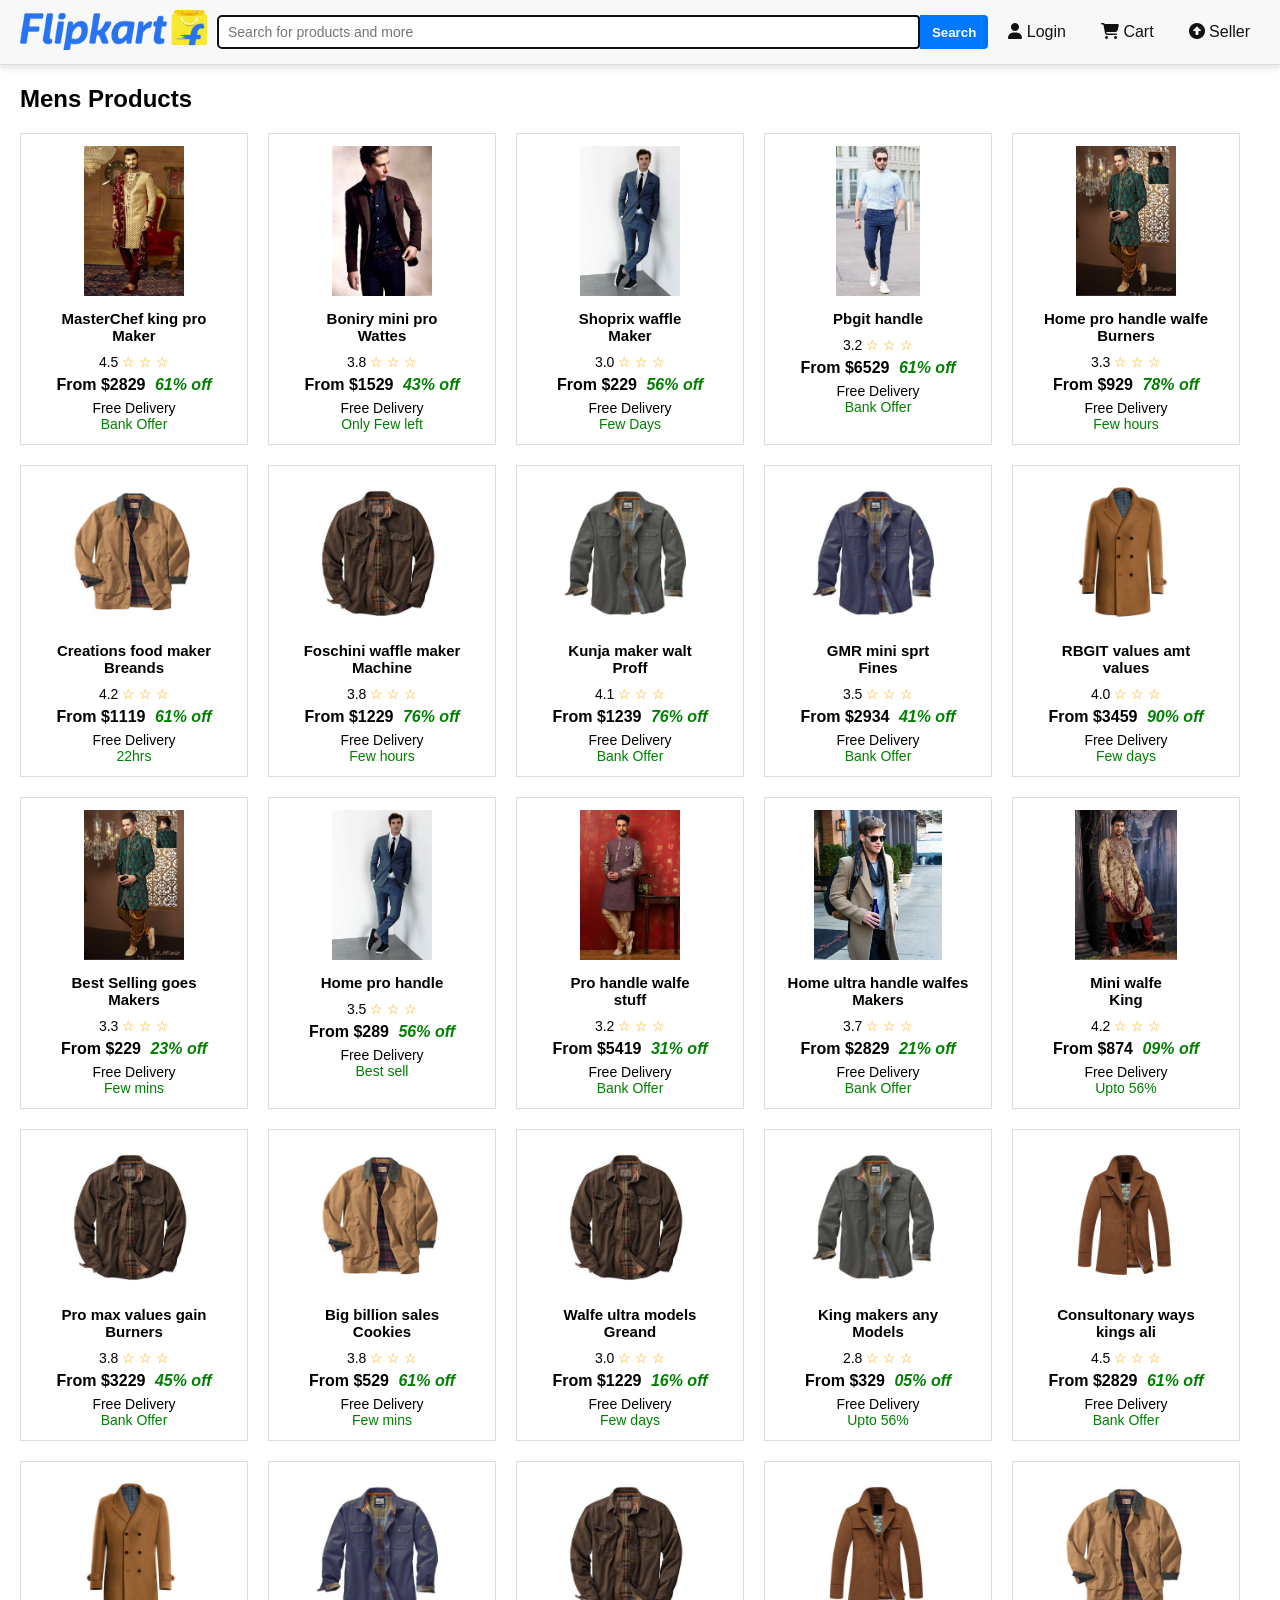
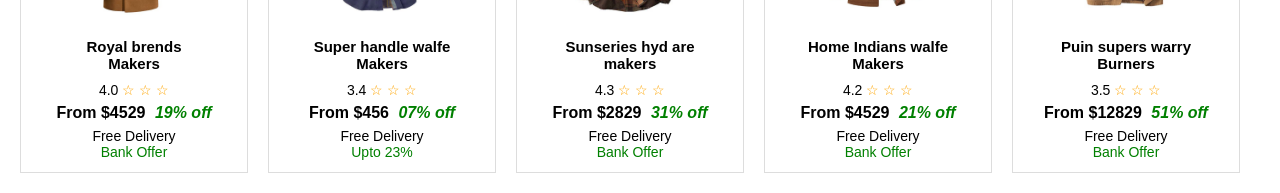
<file: pages/Boys.html>
<!DOCTYPE html>
<html lang="en">

<head>
    <meta charset="UTF-8">
    <meta http-equiv="X-UA-Compatible" content="IE=edge">
    <meta name="viewport" content="width=device-width, initial-scale=1.0">
    <link rel="icon" href="../assert/img/logos.png" type="image/icon">
    <title>Flipkart</title>
    <link rel="stylesheet" type="text/css" href="../assert/css/navbarFooter.css"">
    <link rel=" stylesheet" href="../assert/css/sectionCollections.css">
    <link rel=" stylesheet" href="../assert/css/index.css">
    <link rel="icon" href="../assert/images/logos.png" type="image/png">
    <link href="https://cdnjs.cloudflare.com/ajax/libs/font-awesome/6.5.1/css/all.min.css" rel="stylesheet" />
</head>

<body>
    <header>
        <div id="header">
            <div class="logo">
                <img src="../assert/img/flipkarts.png" alt="Logo">
            </div>

            <div class="search-bar">
                <input type="text" id="search-input" placeholder="Search for products and more" autofocus>
                <button class="search-button">Search</button>
            </div>

            <div class="hamburger" id="hamburger">
                <i class="fas fa-bars"></i>
            </div>

            <nav id="nav-menu">
                <ul>
                    <li>
                        <a href="../pages/Login.html">
                            <i class="fas fa-user"></i>
                            <span>Login</span>
                        </a>
                    </li>
                    <li>
                        <a href="../pages/card.html">
                            <i class="fas fa-shopping-cart"></i>
                            <span>Cart</span>
                        </a>
                    </li>
                    <li>
                        <a href="../pages/seller.html">
                            <i class="fas fa-circle-up"></i>
                            <span>Seller</span>
                        </a>
                    </li>
                </ul>
            </nav>
        </div>
    </header>

    <section class="product-description">
        <div class="product-collection">
            <h1>Mens Products</h1>
            <div class="product-collection-items">

                <div class="product-items">
                    <img src="../assert/img/bo1.jfif" alt="heal">
                    <h3>MasterChef king pro<br>Maker</h3>
                    <div class="rating">
                        <span>4.5</span>
                        <span class="star">&#9734;</span>
                        <span class="star">&#9734;</span>
                        <span class="star">&#9734;</span>
                    </div>
                    <p class="price">From $2829 <span class="offer">61% off</span></p>
                    <p class="delivery">Free Delivery</p>
                    <p class="bank-offer">Bank Offer</p>
                </div>

                <div class="product-items">
                    <img src="../assert/img/bo2.jfif" alt="computer">
                    <h3>Boniry mini pro <br>Wattes</h3>
                    <div class="rating">
                        <span>3.8</span>
                        <span class="star">&#9734;</span>
                        <span class="star">&#9734;</span>
                        <span class="star">&#9734;</span>
                    </div>
                    <p class="price">From $1529 <span class="offer">43% off</span></p>
                    <p class="delivery">Free Delivery</p>
                    <p class="bank-offer">Only Few left</p>
                </div>

                <div class="product-items">
                    <img src="../assert/img/bo3.jfif" alt="printers">
                    <h3>Shoprix waffle <br>Maker</h3>
                    <div class="rating">
                        <span>3.0</span>
                        <span class="star">&#9734;</span>
                        <span class="star">&#9734;</span>
                        <span class="star">&#9734;</span>
                    </div>
                    <p class="price">From $229 <span class="offer">56% off</span></p>
                    <p class="delivery">Free Delivery</p>
                    <p class="bank-offer">Few Days</p>
                </div>

                <div class="product-items">
                    <img src="../assert/img/bo4.jfif" alt="shave">
                    <h3>Pbgit handle</h3>
                    <div class="rating">
                        <span>3.2</span>
                        <span class="star">&#9734;</span>
                        <span class="star">&#9734;</span>
                        <span class="star">&#9734;</span>
                    </div>
                    <p class="price">From $6529 <span class="offer">61% off</span></p>
                    <p class="delivery">Free Delivery</p>
                    <p class="bank-offer">Bank Offer</p>
                </div>

                <div class="product-items">
                    <img src="../assert/img/bo6.jfif" alt="key">
                    <h3>Home pro handle walfe<br>Burners</h3>
                    <div class="rating">
                        <span>3.3</span>
                        <span class="star">&#9734;</span>
                        <span class="star">&#9734;</span>
                        <span class="star">&#9734;</span>
                    </div>
                    <p class="price">From $929 <span class="offer">78% off</span></p>
                    <p class="delivery">Free Delivery</p>
                    <p class="bank-offer">Few hours</p>
                </div>

                <div class="product-items">
                    <img src="../assert/img/jacket-1.jpg" alt="heal">
                    <h3>Creations food maker<br>Breands</h3>
                    <div class="rating">
                        <span>4.2</span>
                        <span class="star">&#9734;</span>
                        <span class="star">&#9734;</span>
                        <span class="star">&#9734;</span>
                    </div>
                    <p class="price">From $1119 <span class="offer">61% off</span></p>
                    <p class="delivery">Free Delivery</p>
                    <p class="bank-offer">22hrs</p>
                </div>

                <div class="product-items">
                    <img src="../assert/img/jacket-2.jpg" alt="computer">
                    <h3>Foschini waffle maker<br>Machine</h3>
                    <div class="rating">
                        <span>3.8</span>
                        <span class="star">&#9734;</span>
                        <span class="star">&#9734;</span>
                        <span class="star">&#9734;</span>
                    </div>
                    <p class="price">From $1229 <span class="offer">76% off</span></p>
                    <p class="delivery">Free Delivery</p>
                    <p class="bank-offer">Few hours</p>
                </div>

                <div class="product-items">
                    <img src="../assert/img/jacket-3.jpg" alt="printers">
                    <h3>Kunja maker walt<br>Proff</h3>
                    <div class="rating">
                        <span>4.1</span>
                        <span class="star">&#9734;</span>
                        <span class="star">&#9734;</span>
                        <span class="star">&#9734;</span>
                    </div>
                    <p class="price">From $1239 <span class="offer">76% off</span></p>
                    <p class="delivery">Free Delivery</p>
                    <p class="bank-offer">Bank Offer</p>
                </div>

                <div class="product-items">
                    <img src="../assert/img/jacket-4.jpg" alt="stuff">
                    <h3>GMR mini sprt<br>Fines</h3>
                    <div class="rating">
                        <span>3.5</span>
                        <span class="star">&#9734;</span>
                        <span class="star">&#9734;</span>
                        <span class="star">&#9734;</span>
                    </div>
                    <p class="price">From $2934 <span class="offer">41% off</span></p>
                    <p class="delivery">Free Delivery</p>
                    <p class="bank-offer">Bank Offer</p>
                </div>

                <div class="product-items">
                    <img src="../assert/img/jacket-5.jpg" alt="shave">
                    <h3>RBGIT values amt<br>values</h3>
                    <div class="rating">
                        <span>4.0</span>
                        <span class="star">&#9734;</span>
                        <span class="star">&#9734;</span>
                        <span class="star">&#9734;</span>
                    </div>
                    <p class="price">From $3459 <span class="offer">90% off</span></p>
                    <p class="delivery">Free Delivery</p>
                    <p class="bank-offer">Few days</p>
                </div>

                <div class="product-items">
                    <img src="../assert/img/bo6.jfif" alt="heal">
                    <h3>Best Selling goes<br>Makers</h3>
                    <div class="rating">
                        <span>3.3</span>
                        <span class="star">&#9734;</span>
                        <span class="star">&#9734;</span>
                        <span class="star">&#9734;</span>
                    </div>
                    <p class="price">From $229 <span class="offer">23% off</span></p>
                    <p class="delivery">Free Delivery</p>
                    <p class="bank-offer">Few mins</p>
                </div>

                <div class="product-items">
                    <img src="../assert/img/bo3.jfif" alt="computer">
                    <h3>Home pro handle</h3>
                    <div class="rating">
                        <span>3.5</span>
                        <span class="star">&#9734;</span>
                        <span class="star">&#9734;</span>
                        <span class="star">&#9734;</span>
                    </div>
                    <p class="price">From $289 <span class="offer">56% off</span></p>
                    <p class="delivery">Free Delivery</p>
                    <p class="bank-offer">Best sell</p>
                </div>

                <div class="product-items">
                    <img src="../assert/img/bo8.jfif" alt="printers">
                    <h3>Pro handle walfe<br>stuff</h3>
                    <div class="rating">
                        <span>3.2</span>
                        <span class="star">&#9734;</span>
                        <span class="star">&#9734;</span>
                        <span class="star">&#9734;</span>
                    </div>
                    <p class="price">From $5419 <span class="offer">31% off</span></p>
                    <p class="delivery">Free Delivery</p>
                    <p class="bank-offer">Bank Offer</p>
                </div>

                <div class="product-items">
                    <img src="../assert/img/bo5.jfif" alt="shave">
                    <h3>Home ultra handle walfes<br>Makers</h3>
                    <div class="rating">
                        <span>3.7</span>
                        <span class="star">&#9734;</span>
                        <span class="star">&#9734;</span>
                        <span class="star">&#9734;</span>
                    </div>
                    <p class="price">From $2829 <span class="offer">21% off</span></p>
                    <p class="delivery">Free Delivery</p>
                    <p class="bank-offer">Bank Offer</p>
                </div>

                <div class="product-items">
                    <img src="../assert/img/bo10.jfif" alt="key">
                    <h3>Mini walfe<br>King</h3>
                    <div class="rating">
                        <span>4.2</span>
                        <span class="star">&#9734;</span>
                        <span class="star">&#9734;</span>
                        <span class="star">&#9734;</span>
                    </div>
                    <p class="price">From $874 <span class="offer">09% off</span></p>
                    <p class="delivery">Free Delivery</p>
                    <p class="bank-offer">Upto 56%</p>
                </div>

                <div class="product-items">
                    <img src="../assert/img/jacket-2.jpg" alt="computer">
                    <h3>Pro max values gain<br>Burners</h3>
                    <div class="rating">
                        <span>3.8</span>
                        <span class="star">&#9734;</span>
                        <span class="star">&#9734;</span>
                        <span class="star">&#9734;</span>
                    </div>
                    <p class="price">From $3229 <span class="offer">45% off</span></p>
                    <p class="delivery">Free Delivery</p>
                    <p class="bank-offer">Bank Offer</p>
                </div>

                <div class="product-items">
                    <img src="../assert/img/jacket-1.jpg" alt="shave">
                    <h3>Big billion sales<br>Cookies</h3>
                    <div class="rating">
                        <span>3.8</span>
                        <span class="star">&#9734;</span>
                        <span class="star">&#9734;</span>
                        <span class="star">&#9734;</span>
                    </div>
                    <p class="price">From $529 <span class="offer">61% off</span></p>
                    <p class="delivery">Free Delivery</p>
                    <p class="bank-offer">Few mins</p>
                </div>

                <div class="product-items">
                    <img src="../assert/img/jacket-2.jpg" alt="heal">
                    <h3>Walfe ultra models<br>Greand</h3>
                    <div class="rating">
                        <span>3.0</span>
                        <span class="star">&#9734;</span>
                        <span class="star">&#9734;</span>
                        <span class="star">&#9734;</span>
                    </div>
                    <p class="price">From $1229 <span class="offer">16% off</span></p>
                    <p class="delivery">Free Delivery</p>
                    <p class="bank-offer">Few days</p>
                </div>

                <div class="product-items">
                    <img src="../assert/img/jacket-3.jpg" alt="printers">
                    <h3>King makers any<br>Models</h3>
                    <div class="rating">
                        <span>2.8</span>
                        <span class="star">&#9734;</span>
                        <span class="star">&#9734;</span>
                        <span class="star">&#9734;</span>
                    </div>
                    <p class="price">From $329 <span class="offer">05% off</span></p>
                    <p class="delivery">Free Delivery</p>
                    <p class="bank-offer">Upto 56%</p>
                </div>

                <div class="product-items">
                    <img src="../assert/img/jacket-6.jpg" alt="key">
                    <h3>Consultonary ways<br>kings ali</h3>
                    <div class="rating">
                        <span>4.5</span>
                        <span class="star">&#9734;</span>
                        <span class="star">&#9734;</span>
                        <span class="star">&#9734;</span>
                    </div>
                    <p class="price">From $2829 <span class="offer">61% off</span></p>
                    <p class="delivery">Free Delivery</p>
                    <p class="bank-offer">Bank Offer</p>
                </div>

                <div class="product-items">
                    <img src="../assert/img/jacket-5.jpg" alt="heal">
                    <h3>Royal brends<br>Makers</h3>
                    <div class="rating">
                        <span>4.0</span>
                        <span class="star">&#9734;</span>
                        <span class="star">&#9734;</span>
                        <span class="star">&#9734;</span>
                    </div>
                    <p class="price">From $4529 <span class="offer">19% off</span></p>
                    <p class="delivery">Free Delivery</p>
                    <p class="bank-offer">Bank Offer</p>
                </div>

                <div class="product-items">
                    <img src="../assert/img/jacket-4.jpg" alt="computer">
                    <h3>Super handle walfe<br>Makers</h3>
                    <div class="rating">
                        <span>3.4</span>
                        <span class="star">&#9734;</span>
                        <span class="star">&#9734;</span>
                        <span class="star">&#9734;</span>
                    </div>
                    <p class="price">From $456 <span class="offer">07% off</span></p>
                    <p class="delivery">Free Delivery</p>
                    <p class="bank-offer">Upto 23%</p>
                </div>

                <div class="product-items">
                    <img src="../assert/img/jacket-2.jpg" alt="printers">
                    <h3>Sunseries hyd are<br>makers</h3>
                    <div class="rating">
                        <span>4.3</span>
                        <span class="star">&#9734;</span>
                        <span class="star">&#9734;</span>
                        <span class="star">&#9734;</span>
                    </div>
                    <p class="price">From $2829 <span class="offer">31% off</span></p>
                    <p class="delivery">Free Delivery</p>
                    <p class="bank-offer">Bank Offer</p>
                </div>

                <div class="product-items">
                    <img src="../assert/img/jacket-6.jpg" alt="shave">
                    <h3>Home Indians walfe<br>Makers</h3>
                    <div class="rating">
                        <span>4.2</span>
                        <span class="star">&#9734;</span>
                        <span class="star">&#9734;</span>
                        <span class="star">&#9734;</span>
                    </div>
                    <p class="price">From $4529 <span class="offer">21% off</span></p>
                    <p class="delivery">Free Delivery</p>
                    <p class="bank-offer">Bank Offer</p>
                </div>

                <div class="product-items">
                    <img src="../assert/img/jacket-1.jpg" alt="key">
                    <h3>Puin supers warry<br>Burners</h3>
                    <div class="rating">
                        <span>3.5</span>
                        <span class="star">&#9734;</span>
                        <span class="star">&#9734;</span>
                        <span class="star">&#9734;</span>
                    </div>
                    <p class="price">From $12829 <span class="offer">51% off</span></p>
                    <p class="delivery">Free Delivery</p>
                    <p class="bank-offer">Bank Offer</p>
                </div>

            </div>
        </div>
    </section>


</body>
<script src="../assert/js/script.js"></script>

</html>
</file>
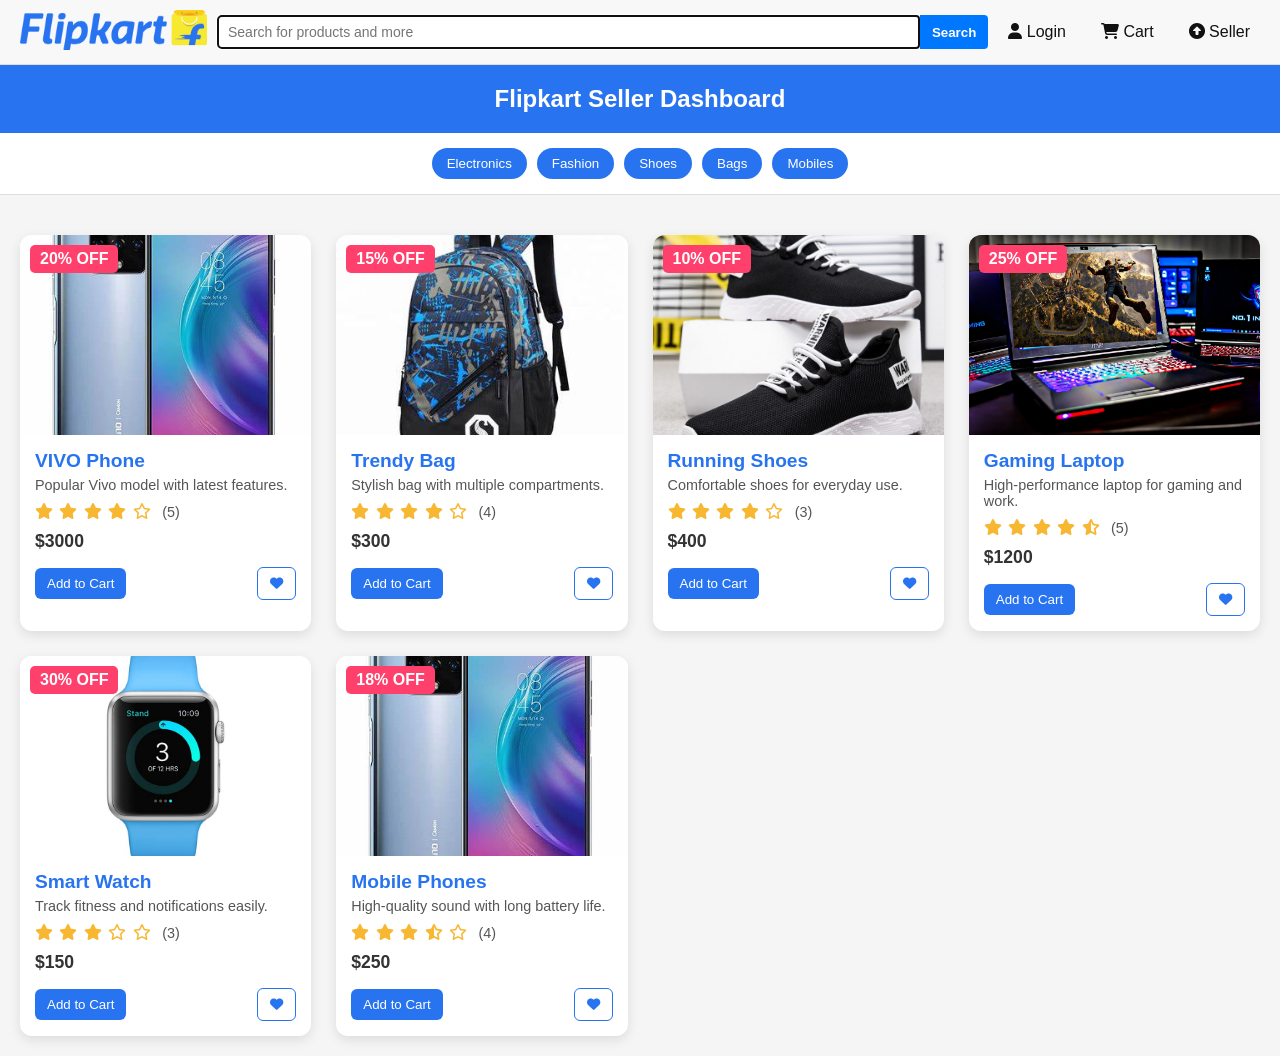
<file: pages/card.html>
<!DOCTYPE html>
<html lang="en">

<head>
  <meta charset="UTF-8">
  <meta http-equiv="X-UA-Compatible" content="IE=edge">
  <meta name="viewport" content="width=device-width, initial-scale=1.0">
  <title>Flipkart Seller Dashboard</title>
  <link href="https://cdnjs.cloudflare.com/ajax/libs/font-awesome/6.5.1/css/all.min.css" rel="stylesheet" />
  <link rel="stylesheet" href="../assert/css/card.css">
  <link rel="stylesheet" href="../assert/css/navbarFooter.css">
</head>

<body>
  <header>
    <div id="header">
      <div class="logo">
        <img src="../assert/img/flipkarts.png" alt="Logo">
      </div>

      <div class="search-bar">
        <input type="text" id="search-input" placeholder="Search for products and more" autofocus>
        <button class="search-button">Search</button>
      </div>

      <div class="hamburger" id="hamburger">
        <i class="fas fa-bars"></i>
      </div>

      <nav id="nav-menu">
        <ul>
          <li>
            <a href="../pages/Login.html">
              <i class="fas fa-user"></i>
              <span>Login</span>
            </a>
          </li>
          <li>
            <a href="../pages/card.html">
              <i class="fas fa-shopping-cart"></i>
              <span>Cart</span>
            </a>
          </li>
          <li>
            <a href="../pages/seller.html">
              <i class="fas fa-circle-up"></i>
              <span>Seller</span>
            </a>
          </li>
        </ul>
      </nav>
    </div>
  </header>

  <h1>Flipkart Seller Dashboard</h1>
  <section class="categories">
    <button class="category-btn">Electronics</button>
    <button class="category-btn">Fashion</button>
    <button class="category-btn">Shoes</button>
    <button class="category-btn">Bags</button>
    <button class="category-btn">Mobiles</button>
  </section>

  <main class="cards-wrapper">
    <div class="card">
      <div class="card-image">
        <img src="../assert/img/phone.jfif" alt="Vivo Phone">
        <div class="discount">20% OFF</div>
      </div>
      <div class="card-details">
        <h3 class="card-title">VIVO Phone</h3>
        <p class="card-description">Popular Vivo model with latest features.</p>
        <div class="ratings">
          <i class="fas fa-star"></i>
          <i class="fas fa-star"></i>
          <i class="fas fa-star"></i>
          <i class="fas fa-star"></i>
          <i class="far fa-star"></i>
          <span class="rating-number">(5)</span>
        </div>
        <p class="card-price">$3000</p>
        <div class="card-buttons">
          <button class="add-cart">Add to Cart</button>
          <button class="wishlist"><i class="fas fa-heart"></i></button>
        </div>
      </div>
    </div>

    <div class="card">
      <div class="card-image">
        <img src="../assert/img/bag.jfif" alt="Bag">
        <div class="discount">15% OFF</div>
      </div>
      <div class="card-details">
        <h3 class="card-title">Trendy Bag</h3>
        <p class="card-description">Stylish bag with multiple compartments.</p>
        <div class="ratings">
          <i class="fas fa-star"></i>
          <i class="fas fa-star"></i>
          <i class="fas fa-star"></i>
          <i class="fas fa-star"></i>
          <i class="far fa-star"></i>
          <span class="rating-number">(4)</span>
        </div>
        <p class="card-price">$300</p>
        <div class="card-buttons">
          <button class="add-cart">Add to Cart</button>
          <button class="wishlist"><i class="fas fa-heart"></i></button>
        </div>
      </div>
    </div>

    <div class="card">
      <div class="card-image">
        <img src="../assert/img/shoe.jpg" alt="Shoes">
        <div class="discount">10% OFF</div>
      </div>
      <div class="card-details">
        <h3 class="card-title">Running Shoes</h3>
        <p class="card-description">Comfortable shoes for everyday use.</p>
        <div class="ratings">
          <i class="fas fa-star"></i>
          <i class="fas fa-star"></i>
          <i class="fas fa-star"></i>
          <i class="fas fa-star"></i>
          <i class="far fa-star"></i>
          <span class="rating-number">(3)</span>
        </div>
        <p class="card-price">$400</p>
        <div class="card-buttons">
          <button class="add-cart">Add to Cart</button>
          <button class="wishlist"><i class="fas fa-heart"></i></button>
        </div>
      </div>
    </div>

    <div class="card">
      <div class="card-image">
        <img src="../assert/img/laptop.jpg" alt="Laptop">
        <div class="discount">25% OFF</div>
      </div>
      <div class="card-details">
        <h3 class="card-title">Gaming Laptop</h3>
        <p class="card-description">High-performance laptop for gaming and work.</p>
        <div class="ratings">
          <i class="fas fa-star"></i>
          <i class="fas fa-star"></i>
          <i class="fas fa-star"></i>
          <i class="fas fa-star"></i>
          <i class="fas fa-star-half-alt"></i>
          <span class="rating-number">(5)</span>
        </div>
        <p class="card-price">$1200</p>
        <div class="card-buttons">
          <button class="add-cart">Add to Cart</button>
          <button class="wishlist"><i class="fas fa-heart"></i></button>
        </div>
      </div>
    </div>

    <div class="card">
      <div class="card-image">
        <img src="../assert/img/watch-1.jpg" alt="Smart Watch">
        <div class="discount">30% OFF</div>
      </div>
      <div class="card-details">
        <h3 class="card-title">Smart Watch</h3>
        <p class="card-description">Track fitness and notifications easily.</p>
        <div class="ratings">
          <i class="fas fa-star"></i>
          <i class="fas fa-star"></i>
          <i class="fas fa-star"></i>
          <i class="far fa-star"></i>
          <i class="far fa-star"></i>
          <span class="rating-number">(3)</span>
        </div>
        <p class="card-price">$150</p>
        <div class="card-buttons">
          <button class="add-cart">Add to Cart</button>
          <button class="wishlist"><i class="fas fa-heart"></i></button>
        </div>
      </div>
    </div>

    <div class="card">
      <div class="card-image">
        <img src="../assert/img/phone.jfif" alt="Headphones">
        <div class="discount">18% OFF</div>
      </div>
      <div class="card-details">
        <h3 class="card-title">Mobile Phones</h3>
        <p class="card-description">High-quality sound with long battery life.</p>
        <div class="ratings">
          <i class="fas fa-star"></i>
          <i class="fas fa-star"></i>
          <i class="fas fa-star"></i>
          <i class="fas fa-star-half-alt"></i>
          <i class="far fa-star"></i>
          <span class="rating-number">(4)</span>
        </div>
        <p class="card-price">$250</p>
        <div class="card-buttons">
          <button class="add-cart">Add to Cart</button>
          <button class="wishlist"><i class="fas fa-heart"></i></button>
        </div>
      </div>
    </div>

  </main>

  <script src="../assert/js/script.js"></script>
</body>

</html>
</file>
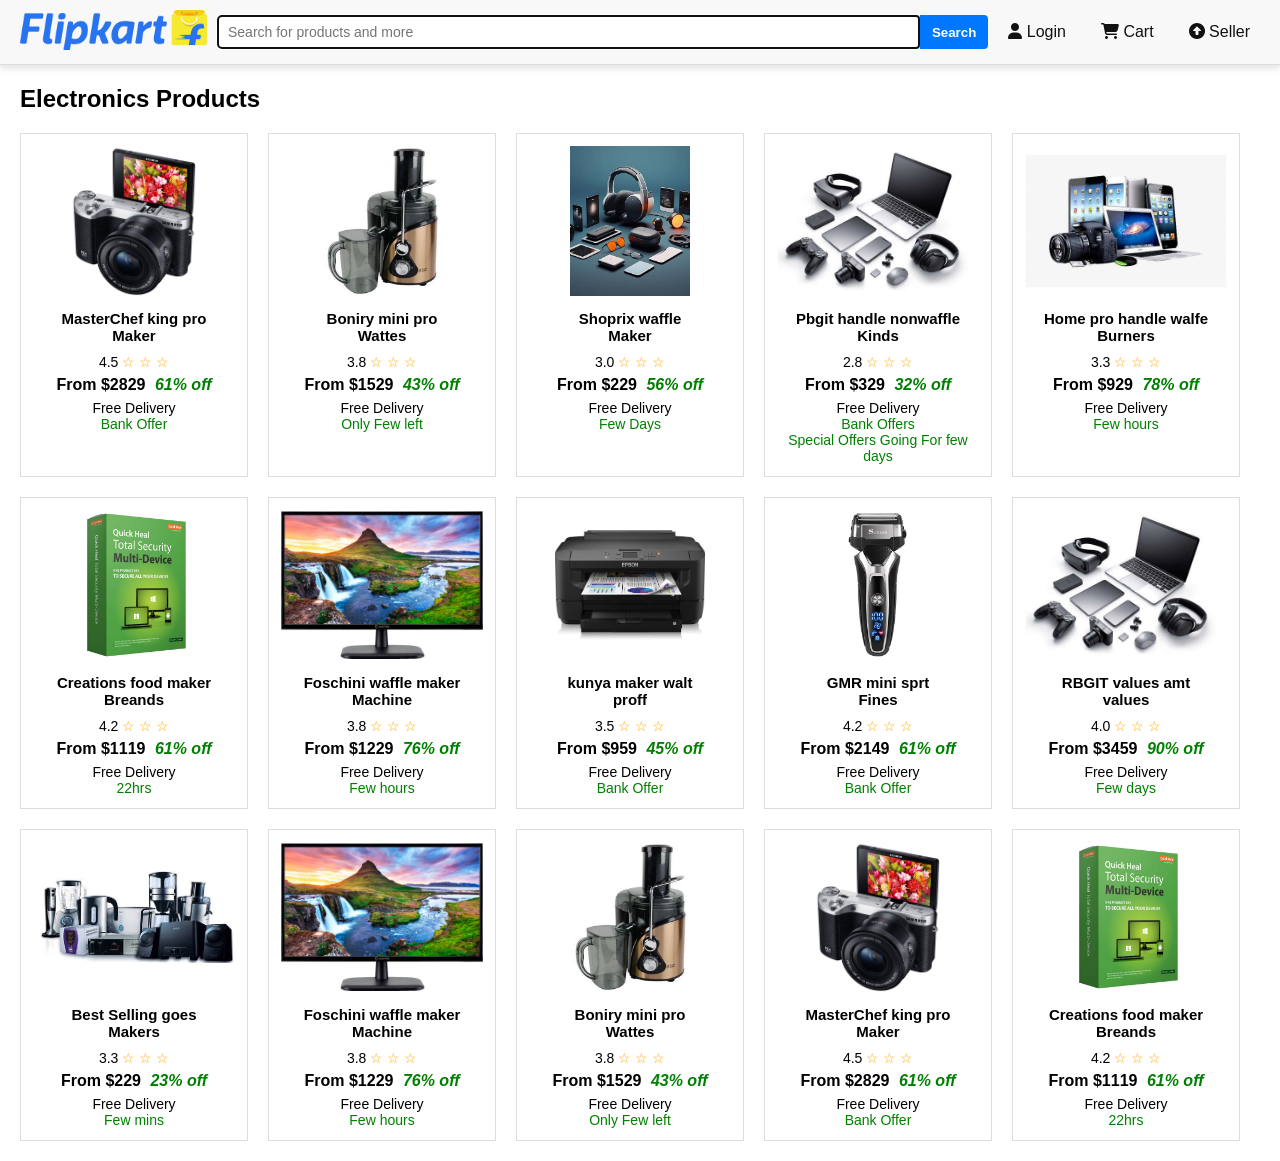
<file: pages/Electronics.html>
<!DOCTYPE html>
<html lang="en">

<head>
    <meta charset="UTF-8">
    <meta http-equiv="X-UA-Compatible" content="IE=edge">
    <meta name="viewport" content="width=device-width, initial-scale=1.0">
    <link rel="icon" href="../assert/img/logos.png" type="image/icon">
    <title>Flipkart</title>
    <link rel="stylesheet" type="text/css" href="../assert/css/navbarFooter.css"">
    <link rel=" stylesheet" href="../assert/css/sectionCollections.css">
    <link rel=" stylesheet" href="../assert/css/index.css">
    <link rel="icon" href="../assert/images/logos.png" type="image/png">
    <link href="https://cdnjs.cloudflare.com/ajax/libs/font-awesome/6.5.1/css/all.min.css" rel="stylesheet" />
</head>

<body>
    <header>
        <div id="header">
            <div class="logo">
                <img src="../assert/img/flipkarts.png" alt="Logo">
            </div>

            <div class="search-bar">
                <input type="text" id="search-input" placeholder="Search for products and more" autofocus>
                <button class="search-button">Search</button>
            </div>

            <div class="hamburger" id="hamburger">
                <i class="fas fa-bars"></i>
            </div>

            <nav id="nav-menu">
                <ul>
                    <li>
                        <a href="../pages/Login.html">
                            <i class="fas fa-user"></i>
                            <span>Login</span>
                        </a>
                    </li>
                    <li>
                        <a href="../pages/card.html">
                            <i class="fas fa-shopping-cart"></i>
                            <span>Cart</span>
                        </a>
                    </li>
                    <li>
                        <a href="../pages/seller.html">
                            <i class="fas fa-circle-up"></i>
                            <span>Seller</span>
                        </a>
                    </li>
                </ul>
            </nav>
        </div>
    </header>

    <section class="product-description">
        <div class="product-collection">
            <h1>Electronics Products</h1>
            <div>
                <div class="product-collection-items">

                    <div class="product-items">
                        <a href="./Electronics.html"><img src="../assert/img/El0.jpg" alt="heal"></a>
                        <h3>MasterChef king pro<br>Maker</h3>
                        <div class="rating">
                            <span>4.5</span>
                            <span class="star">&#9734;</span>
                            <span class="star">&#9734;</span>
                            <span class="star">&#9734;</span>
                        </div>
                        <p class="price">From $2829 <span class="offer">61% off</span></p>
                        <p class="delivery">Free Delivery</p>
                        <p class="bank-offer">Bank Offer</p>
                    </div>

                    <div class="product-items">
                        <img src="../assert/img/El1.jfif" alt="computer">
                        <h3>Boniry mini pro <br> Wattes</h3>
                        <div class="rating">
                            <span>3.8</span>
                            <span class="star">&#9734;</span>
                            <span class="star">&#9734;</span>
                            <span class="star">&#9734;</span>
                        </div>
                        <p class="price">From $1529 <span class="offer">43% off</span></p>
                        <p class="delivery">Free Delivery</p>
                        <p class="bank-offer">Only Few left</p>
                    </div>

                    <div class="product-items">
                        <img src="../assert/img/El6.jfif" alt="printers">
                        <h3>Shoprix waffle <br> Maker</h3>
                        <div class="rating">
                            <span>3.0</span>
                            <span class="star">&#9734;</span>
                            <span class="star">&#9734;</span>
                            <span class="star">&#9734;</span>
                        </div>
                        <p class="price">From $229 <span class="offer">56% off</span></p>
                        <p class="delivery">Free Delivery</p>
                        <p class="bank-offer">Few Days</p>
                    </div>

                    <div class="product-items">
                        <img src="../assert/img/El5.jfif" alt="shave">
                        <h3>Pbgit handle nonwaffle<br>Kinds</h3>
                        <div class="rating">
                            <span>2.8</span>
                            <span class="star">&#9734;</span>
                            <span class="star">&#9734;</span>
                            <span class="star">&#9734;</span>
                        </div>
                        <p class="price">From $329 <span class="offer">32% off</span></p>
                        <p class="delivery">Free Delivery</p>
                        <p class="bank-offer">Bank Offers</p>
                        <p class="bank-offer">Special Offers Going For few days</p>
                    </div>

                    <div class="product-items">
                        <img src="../assert/img/El7.jfif" alt="key">
                        <h3>Home pro handle walfe<br>Burners</h3>
                        <div class="rating">
                            <span>3.3</span>
                            <span class="star">&#9734;</span>
                            <span class="star">&#9734;</span>
                            <span class="star">&#9734;</span>
                        </div>
                        <p class="price">From $929 <span class="offer">78% off</span></p>
                        <p class="delivery">Free Delivery</p>
                        <p class="bank-offer">Few hours</p>
                    </div>

                    <div class="product-items">
                        <img src="../assert/img/heal.jpg" alt="heal">
                        <h3>Creations food maker<br>Breands</h3>
                        <div class="rating">
                            <span>4.2</span>
                            <span class="star">&#9734;</span>
                            <span class="star">&#9734;</span>
                            <span class="star">&#9734;</span>
                        </div>
                        <p class="price">From $1119 <span class="offer">61% off</span></p>
                        <p class="delivery">Free Delivery</p>
                        <p class="bank-offer">22hrs</p>
                    </div>

                    <div class="product-items">
                        <img src="../assert/img/computer.jpg" alt="computer">
                        <h3>Foschini waffle maker<br>Machine</h3>
                        <div class="rating">
                            <span>3.8</span>
                            <span class="star">&#9734;</span>
                            <span class="star">&#9734;</span>
                            <span class="star">&#9734;</span>
                        </div>
                        <p class="price">From $1229 <span class="offer">76% off</span></p>
                        <p class="delivery">Free Delivery</p>
                        <p class="bank-offer">Few hours</p>
                    </div>

                    <div class="product-items">
                        <img src="../assert/img/printers.jpg" alt="printers">
                        <h3>kunya maker walt<br>proff</h3>
                        <div class="rating">
                            <span>3.5</span>
                            <span class="star">&#9734;</span>
                            <span class="star">&#9734;</span>
                            <span class="star">&#9734;</span>
                        </div>
                        <p class="price">From $959 <span class="offer">45% off</span></p>
                        <p class="delivery">Free Delivery</p>
                        <p class="bank-offer">Bank Offer</p>
                    </div>

                    <div class="product-items">
                        <img src="../assert/img/shave.webp" alt="shave">
                        <h3>GMR mini sprt<br>Fines</h3>
                        <div class="rating">
                            <span>4.2</span>
                            <span class="star">&#9734;</span>
                            <span class="star">&#9734;</span>
                            <span class="star">&#9734;</span>
                        </div>
                        <p class="price">From $2149 <span class="offer">61% off</span></p>
                        <p class="delivery">Free Delivery</p>
                        <p class="bank-offer">Bank Offer</p>
                    </div>

                    <div class="product-items">
                        <img src="../assert/img/El5.jfif" alt="shave">
                        <h3>RBGIT values amt<br>values</h3>
                        <div class="rating">
                            <span>4.0</span>
                            <span class="star">&#9734;</span>
                            <span class="star">&#9734;</span>
                            <span class="star">&#9734;</span>
                        </div>
                        <p class="price">From $3459 <span class="offer">90% off</span></p>
                        <p class="delivery">Free Delivery</p>
                        <p class="bank-offer">Few days</p>
                    </div>

                    <div class="product-items">
                        <img src="../assert/img/El2.jfif" alt="heal">
                        <h3>Best Selling goes<br>Makers</h3>
                        <div class="rating">
                            <span>3.3</span>
                            <span class="star">&#9734;</span>
                            <span class="star">&#9734;</span>
                            <span class="star">&#9734;</span>
                        </div>
                        <p class="price">From $229 <span class="offer">23% off</span></p>
                        <p class="delivery">Free Delivery</p>
                        <p class="bank-offer">Few mins</p>
                    </div>

                    <div class="product-items">
                        <img src="../assert/img/computer.jpg" alt="computer">
                        <h3>Foschini waffle maker<br>Machine</h3>
                        <div class="rating">
                            <span>3.8</span>
                            <span class="star">&#9734;</span>
                            <span class="star">&#9734;</span>
                            <span class="star">&#9734;</span>
                        </div>
                        <p class="price">From $1229 <span class="offer">76% off</span></p>
                        <p class="delivery">Free Delivery</p>
                        <p class="bank-offer">Few hours</p>
                    </div>

                    <div class="product-items">
                        <img src="../assert/img/El1.jfif" alt="computer">
                        <h3>Boniry mini pro <br> Wattes</h3>
                        <div class="rating">
                            <span>3.8</span>
                            <span class="star">&#9734;</span>
                            <span class="star">&#9734;</span>
                            <span class="star">&#9734;</span>
                        </div>
                        <p class="price">From $1529 <span class="offer">43% off</span></p>
                        <p class="delivery">Free Delivery</p>
                        <p class="bank-offer">Only Few left</p>
                    </div>


                    <div class="product-items">
                        <a href="El.html"><img src="../assert/img/El0.jpg" alt="heal"></a>
                        <h3>MasterChef king pro<br>Maker</h3>
                        <div class="rating">
                            <span>4.5</span>
                            <span class="star">&#9734;</span>
                            <span class="star">&#9734;</span>
                            <span class="star">&#9734;</span>
                        </div>
                        <p class="price">From $2829 <span class="offer">61% off</span></p>
                        <p class="delivery">Free Delivery</p>
                        <p class="bank-offer">Bank Offer</p>
                    </div>

                    <div class="product-items">
                        <img src="../assert/img/heal.jpg" alt="heal">
                        <h3>Creations food maker<br>Breands</h3>
                        <div class="rating">
                            <span>4.2</span>
                            <span class="star">&#9734;</span>
                            <span class="star">&#9734;</span>
                            <span class="star">&#9734;</span>
                        </div>
                        <p class="price">From $1119 <span class="offer">61% off</span></p>
                        <p class="delivery">Free Delivery</p>
                        <p class="bank-offer">22hrs</p>
                    </div>

                </div>
            </div>
        </div>
    </section>

</body>
<script src="../assert/js/script.js"></script>

</html>
</file>
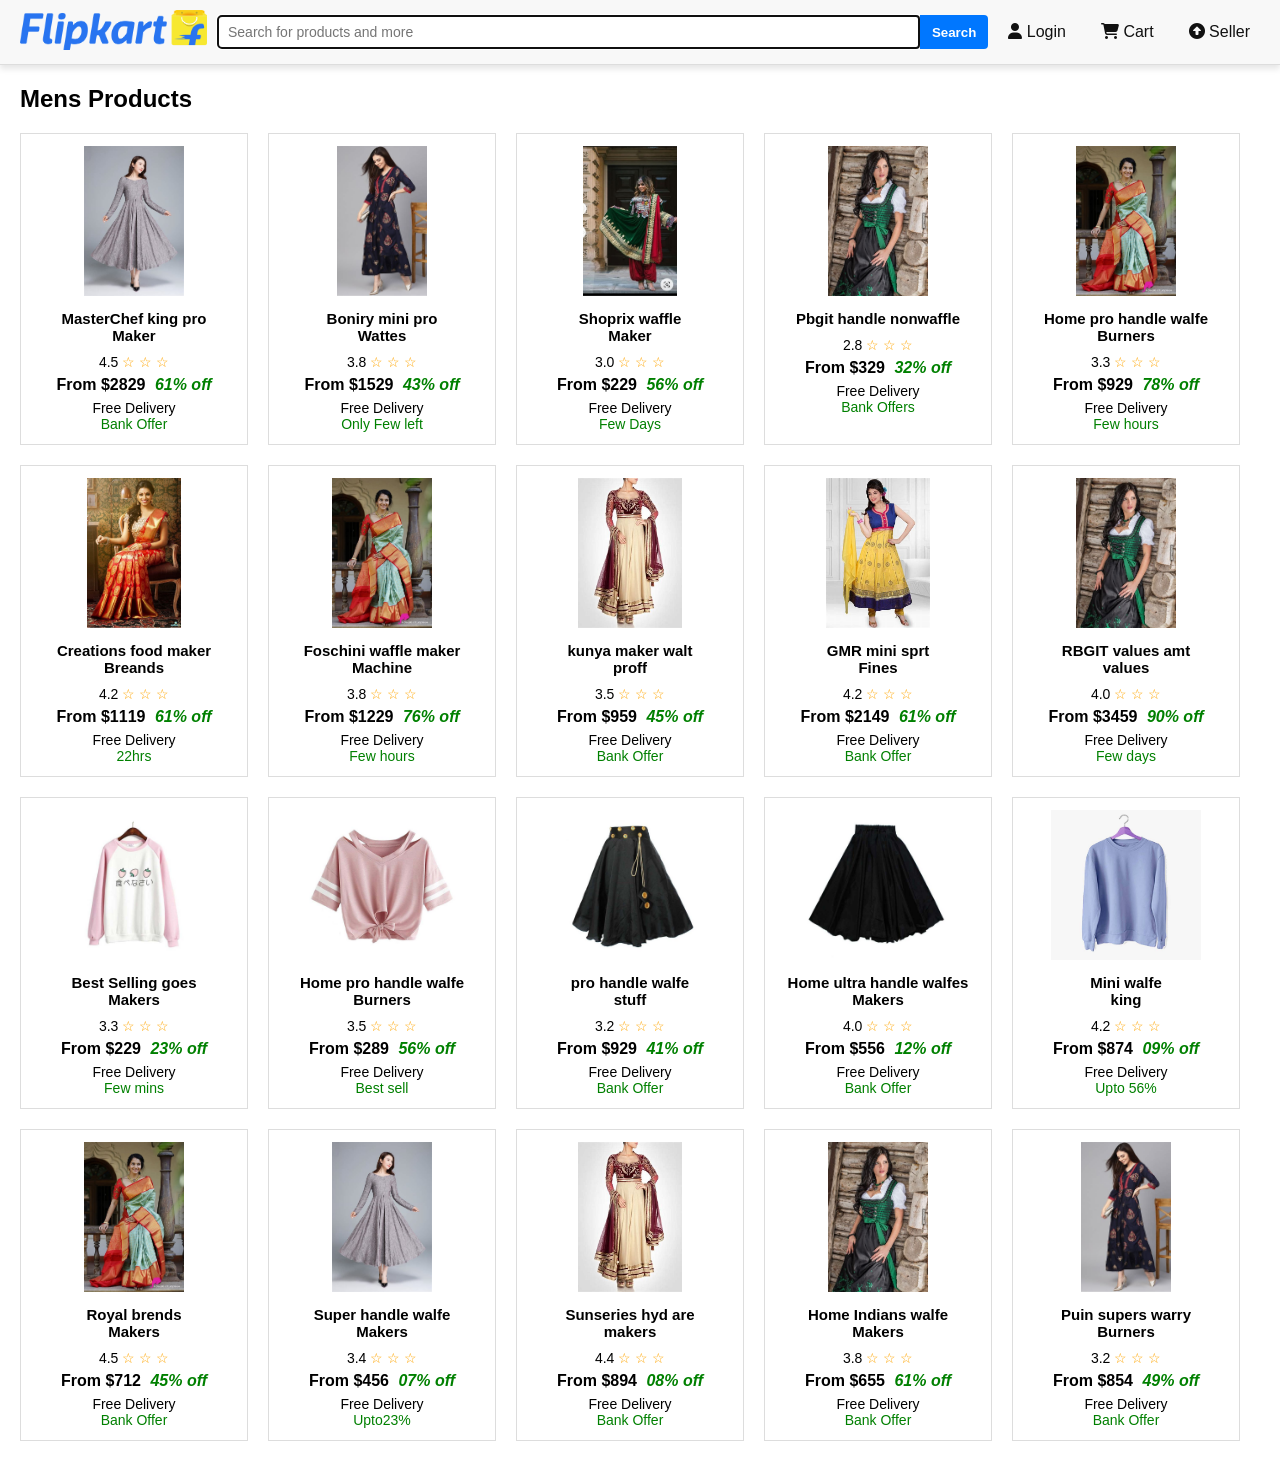
<file: pages/Girls.html>
<!DOCTYPE html>
<html lang="en">

<head>
    <meta charset="UTF-8">
    <meta http-equiv="X-UA-Compatible" content="IE=edge">
    <meta name="viewport" content="width=device-width, initial-scale=1.0">
    <link rel="icon" href="../assert/img/logos.png" type="image/icon">
    <title>Flipkart</title>
    <link rel="stylesheet" type="text/css" href="../assert/css/navbarFooter.css"">
    <link rel=" stylesheet" href="../assert/css/sectionCollections.css">
    <link rel=" stylesheet" href="../assert/css/index.css">
    <link rel="icon" href="../assert/images/logos.png" type="image/png">
    <link href="https://cdnjs.cloudflare.com/ajax/libs/font-awesome/6.5.1/css/all.min.css" rel="stylesheet" />
</head>

<body>
    <header>
        <div id="header">
            <div class="logo">
                <img src="../assert/img/flipkarts.png" alt="Logo">
            </div>

            <div class="search-bar">
                <input type="text" id="search-input" placeholder="Search for products and more" autofocus>
                <button class="search-button">Search</button>
            </div>

            <div class="hamburger" id="hamburger">
                <i class="fas fa-bars"></i>
            </div>

            <nav id="nav-menu">
                <ul>
                    <li>
                        <a href="../pages/Login.html">
                            <i class="fas fa-user"></i>
                            <span>Login</span>
                        </a>
                    </li>
                    <li>
                        <a href="../pages/card.html">
                            <i class="fas fa-shopping-cart"></i>
                            <span>Cart</span>
                        </a>
                    </li>
                    <li>
                        <a href="../pages/seller.html">
                            <i class="fas fa-circle-up"></i>
                            <span>Seller</span>
                        </a>
                    </li>
                </ul>
            </nav>
        </div>
    </header>

    <section class="product-description">
        <div class="product-collection">
            <h1>Mens Products</h1>
            <div class="product-collection-items">

                <div class="product-items">
                    <img src="../assert/img/wo1.jfif" alt="heal">
                    <h3>MasterChef king pro<br>Maker</h3>
                    <div class="rating">
                        <span>4.5</span>
                        <span class="star">&#9734;</span>
                        <span class="star">&#9734;</span>
                        <span class="star">&#9734;</span>
                    </div>
                    <p class="price">From $2829 <span class="offer">61% off</span></p>
                    <p class="delivery">Free Delivery</p>
                    <p class="bank-offer">Bank Offer</p>
                </div>

                <div class="product-items">
                    <img src="../assert/img/wo2.jfif" alt="computer">
                    <h3>Boniry mini pro <br> Wattes</h3>
                    <div class="rating">
                        <span>3.8</span>
                        <span class="star">&#9734;</span>
                        <span class="star">&#9734;</span>
                        <span class="star">&#9734;</span>
                    </div>
                    <p class="price">From $1529 <span class="offer">43% off</span></p>
                    <p class="delivery">Free Delivery</p>
                    <p class="bank-offer">Only Few left</p>
                </div>

                <div class="product-items">
                    <img src="../assert/img/wo3.jfif" alt="printers">
                    <h3>Shoprix waffle <br> Maker</h3>
                    <div class="rating">
                        <span>3.0</span>
                        <span class="star">&#9734;</span>
                        <span class="star">&#9734;</span>
                        <span class="star">&#9734;</span>
                    </div>
                    <p class="price">From $229 <span class="offer">56% off</span></p>
                    <p class="delivery">Free Delivery</p>
                    <p class="bank-offer">Few Days</p>
                </div>

                <div class="product-items">
                    <img src="../assert/img/wo4.jfif" alt="shave">
                    <h3>Pbgit handle nonwaffle</h3>
                    <div class="rating">
                        <span>2.8</span>
                        <span class="star">&#9734;</span>
                        <span class="star">&#9734;</span>
                        <span class="star">&#9734;</span>
                    </div>
                    <p class="price">From $329 <span class="offer">32% off</span></p>
                    <p class="delivery">Free Delivery</p>
                    <p class="bank-offer">Bank Offers</p>
                </div>

                <div class="product-items">
                    <img src="../assert/img/wo7.jfif" alt="key">
                    <h3>Home pro handle walfe<br>Burners</h3>
                    <div class="rating">
                        <span>3.3</span>
                        <span class="star">&#9734;</span>
                        <span class="star">&#9734;</span>
                        <span class="star">&#9734;</span>
                    </div>
                    <p class="price">From $929 <span class="offer">78% off</span></p>
                    <p class="delivery">Free Delivery</p>
                    <p class="bank-offer">Few hours</p>
                </div>

                <div class="product-items">
                    <img src="../assert/img/wo6.jfif" alt="heal">
                    <h3>Creations food maker<br>Breands</h3>
                    <div class="rating">
                        <span>4.2</span>
                        <span class="star">&#9734;</span>
                        <span class="star">&#9734;</span>
                        <span class="star">&#9734;</span>
                    </div>
                    <p class="price">From $1119 <span class="offer">61% off</span></p>
                    <p class="delivery">Free Delivery</p>
                    <p class="bank-offer">22hrs</p>
                </div>

                <div class="product-items">
                    <img src="../assert/img/wo7.jfif" alt="computer">
                    <h3>Foschini waffle maker<br>Machine</h3>
                    <div class="rating">
                        <span>3.8</span>
                        <span class="star">&#9734;</span>
                        <span class="star">&#9734;</span>
                        <span class="star">&#9734;</span>
                    </div>
                    <p class="price">From $1229 <span class="offer">76% off</span></p>
                    <p class="delivery">Free Delivery</p>
                    <p class="bank-offer">Few hours</p>
                </div>

                <div class="product-items">
                    <img src="../assert/img/wo9.jfif" alt="printers">
                    <h3>kunya maker walt<br>proff</h3>
                    <div class="rating">
                        <span>3.5</span>
                        <span class="star">&#9734;</span>
                        <span class="star">&#9734;</span>
                        <span class="star">&#9734;</span>
                    </div>
                    <p class="price">From $959 <span class="offer">45% off</span></p>
                    <p class="delivery">Free Delivery</p>
                    <p class="bank-offer">Bank Offer</p>
                </div>

                <div class="product-items">
                    <img src="../assert/img/wo10.jfif" alt="other">
                    <h3>GMR mini sprt<br>Fines</h3>
                    <div class="rating">
                        <span>4.2</span>
                        <span class="star">&#9734;</span>
                        <span class="star">&#9734;</span>
                        <span class="star">&#9734;</span>
                    </div>
                    <p class="price">From $2149 <span class="offer">61% off</span></p>
                    <p class="delivery">Free Delivery</p>
                    <p class="bank-offer">Bank Offer</p>
                </div>

                <div class="product-items">
                    <img src="../assert/img/wo4.jfif" alt="shave">
                    <h3>RBGIT values amt<br>values</h3>
                    <div class="rating">
                        <span>4.0</span>
                        <span class="star">&#9734;</span>
                        <span class="star">&#9734;</span>
                        <span class="star">&#9734;</span>
                    </div>
                    <p class="price">From $3459 <span class="offer">90% off</span></p>
                    <p class="delivery">Free Delivery</p>
                    <p class="bank-offer">Few days</p>
                </div>

                <div class="product-items">
                    <img src="../assert/img/clothes-1.jpg" alt="heal">
                    <h3>Best Selling goes<br>Makers</h3>
                    <div class="rating">
                        <span>3.3</span>
                        <span class="star">&#9734;</span>
                        <span class="star">&#9734;</span>
                        <span class="star">&#9734;</span>
                    </div>
                    <p class="price">From $229 <span class="offer">23% off</span></p>
                    <p class="delivery">Free Delivery</p>
                    <p class="bank-offer">Few mins</p>
                </div>

                <div class="product-items">
                    <img src="../assert/img/clothes-2.jpg" alt="computer">
                    <h3>Home pro handle walfe<br>Burners</h3>
                    <div class="rating">
                        <span>3.5</span>
                        <span class="star">&#9734;</span>
                        <span class="star">&#9734;</span>
                        <span class="star">&#9734;</span>
                    </div>
                    <p class="price">From $289 <span class="offer">56% off</span></p>
                    <p class="delivery">Free Delivery</p>
                    <p class="bank-offer">Best sell</p>
                </div>

                <div class="product-items">
                    <img src="../assert/img/clothes-3.jpg" alt="printers">
                    <h3>pro handle walfe<br>stuff</h3>
                    <div class="rating">
                        <span>3.2</span>
                        <span class="star">&#9734;</span>
                        <span class="star">&#9734;</span>
                        <span class="star">&#9734;</span>
                    </div>
                    <p class="price">From $929 <span class="offer">41% off</span></p>
                    <p class="delivery">Free Delivery</p>
                    <p class="bank-offer">Bank Offer</p>
                </div>

                <div class="product-items">
                    <img src="../assert/img/clothes-4.jpg" alt="shave">
                    <h3>Home ultra handle walfes<br>Makers</h3>
                    <div class="rating">
                        <span>4.0</span>
                        <span class="star">&#9734;</span>
                        <span class="star">&#9734;</span>
                        <span class="star">&#9734;</span>
                    </div>
                    <p class="price">From $556 <span class="offer">12% off</span></p>
                    <p class="delivery">Free Delivery</p>
                    <p class="bank-offer">Bank Offer</p>
                </div>

                <div class="product-items">
                    <img src="../assert/img/3.jpg" alt="key">
                    <h3>Mini walfe<br>king</h3>
                    <div class="rating">
                        <span>4.2</span>
                        <span class="star">&#9734;</span>
                        <span class="star">&#9734;</span>
                        <span class="star">&#9734;</span>
                    </div>
                    <p class="price">From $874 <span class="offer">09% off</span></p>
                    <p class="delivery">Free Delivery</p>
                    <p class="bank-offer">Upto 56%</p>
                </div>

                <div class="product-items">
                    <img src="../assert/img/wo7.jfif" alt="heal">
                    <h3>Royal brends<br>Makers</h3>
                    <div class="rating">
                        <span>4.5</span>
                        <span class="star">&#9734;</span>
                        <span class="star">&#9734;</span>
                        <span class="star">&#9734;</span>
                    </div>
                    <p class="price">From $712 <span class="offer">45% off</span></p>
                    <p class="delivery">Free Delivery</p>
                    <p class="bank-offer">Bank Offer</p>
                </div>

                <div class="product-items">
                    <img src="../assert/img/wo1.jfif" alt="computer">
                    <h3>Super handle walfe<br>Makers</h3>
                    <div class="rating">
                        <span>3.4</span>
                        <span class="star">&#9734;</span>
                        <span class="star">&#9734;</span>
                        <span class="star">&#9734;</span>
                    </div>
                    <p class="price">From $456 <span class="offer">07% off</span></p>
                    <p class="delivery">Free Delivery</p>
                    <p class="bank-offer">Upto23%</p>
                </div>

                <div class="product-items">
                    <img src="../assert/img/wo9.jfif" alt="printers">
                    <h3>Sunseries hyd are<br>makers</h3>
                    <div class="rating">
                        <span>4.4</span>
                        <span class="star">&#9734;</span>
                        <span class="star">&#9734;</span>
                        <span class="star">&#9734;</span>
                    </div>
                    <p class="price">From $894 <span class="offer">08% off</span></p>
                    <p class="delivery">Free Delivery</p>
                    <p class="bank-offer">Bank Offer</p>
                </div>

                <div class="product-items">
                    <img src="../assert/img/wo4.jfif" alt="shave">
                    <h3>Home Indians walfe<br>Makers</h3>
                    <div class="rating">
                        <span>3.8</span>
                        <span class="star">&#9734;</span>
                        <span class="star">&#9734;</span>
                        <span class="star">&#9734;</span>
                    </div>
                    <p class="price">From $655 <span class="offer">61% off</span></p>
                    <p class="delivery">Free Delivery</p>
                    <p class="bank-offer">Bank Offer</p>
                </div>

                <div class="product-items">
                    <img src="../assert/img/wo2.jfif" alt="key">
                    <h3>Puin supers warry<br>Burners</h3>
                    <div class="rating">
                        <span>3.2</span>
                        <span class="star">&#9734;</span>
                        <span class="star">&#9734;</span>
                        <span class="star">&#9734;</span>
                    </div>
                    <p class="price">From $854 <span class="offer">49% off</span></p>
                    <p class="delivery">Free Delivery</p>
                    <p class="bank-offer">Bank Offer</p>
                </div>

            </div>
        </div>
    </section>

</body>
<script src="../assert/js/script.js"></script>

</html>
</file>
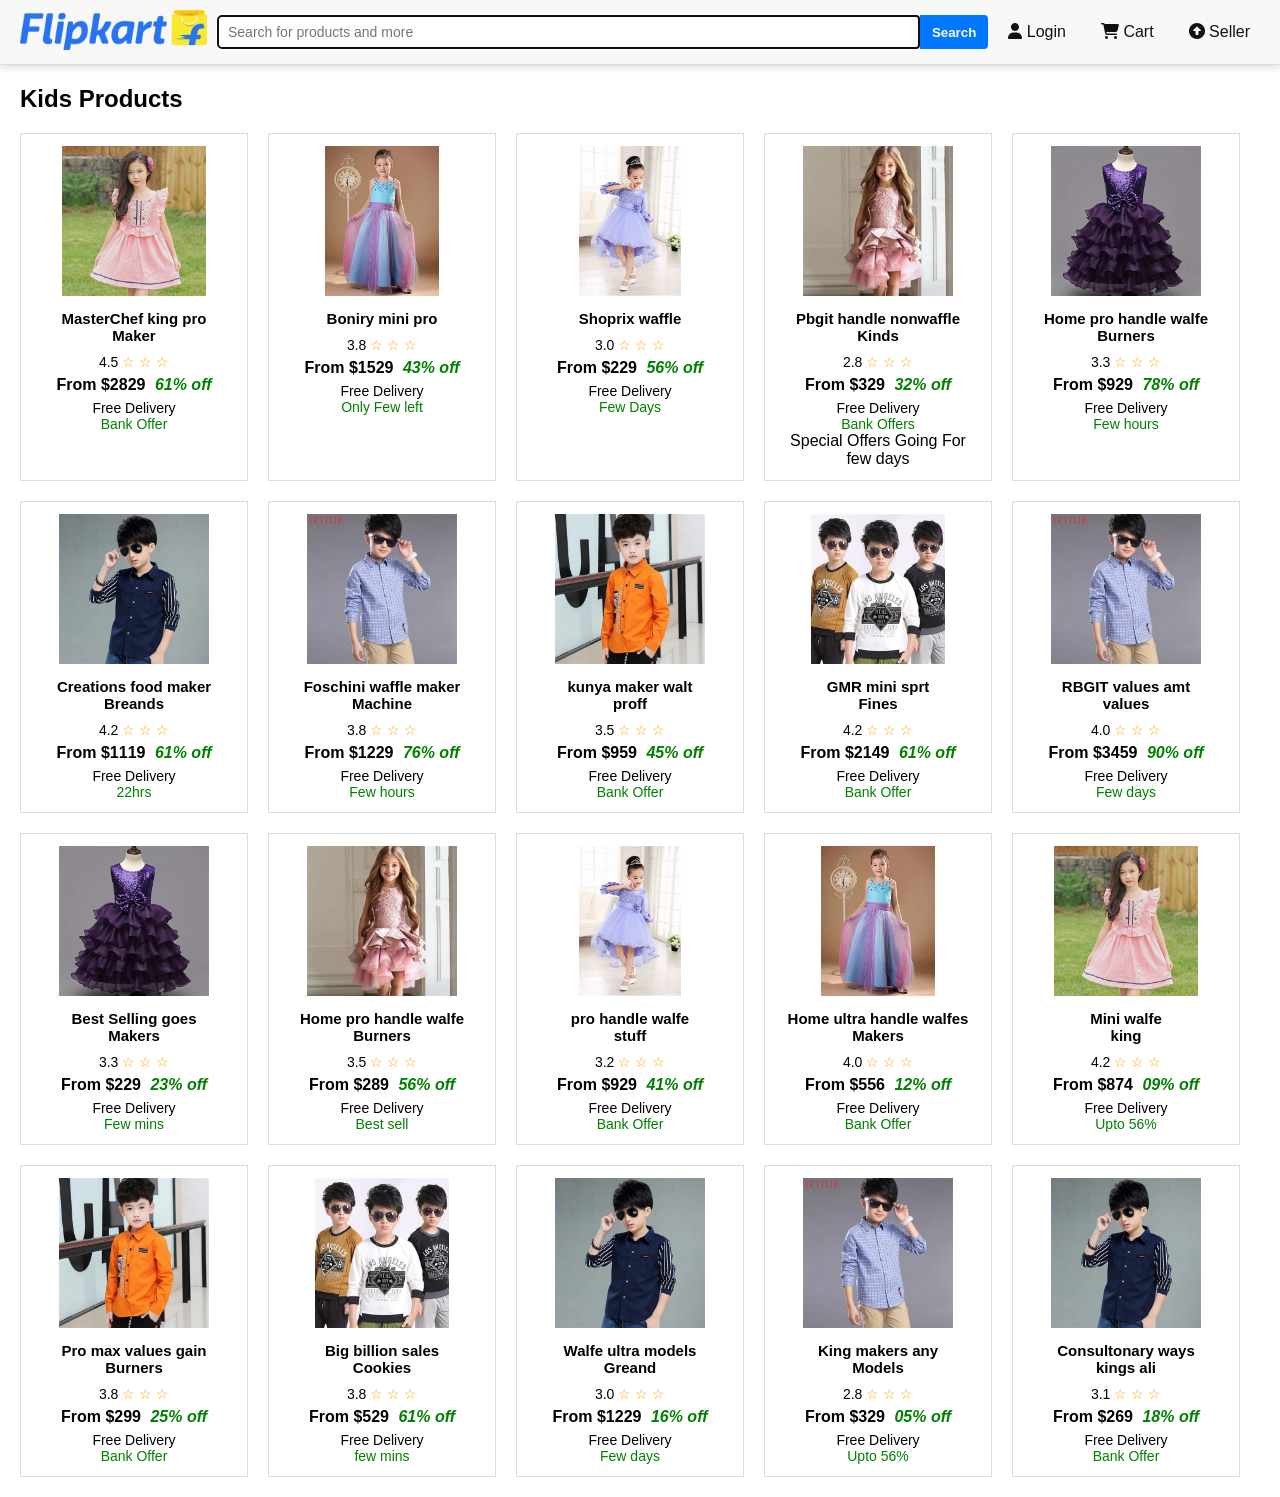
<file: pages/Kids.html>
<!DOCTYPE html>
<html lang="en">

<head>
    <meta charset="UTF-8">
    <meta http-equiv="X-UA-Compatible" content="IE=edge">
    <meta name="viewport" content="width=device-width, initial-scale=1.0">
    <link rel="icon" href="../assert/img/logos.png" type="image/icon">
    <title>Flipkart</title>
    <link rel="stylesheet" type="text/css" href="../assert/css/navbarFooter.css"">
    <link rel=" stylesheet" href="../assert/css/sectionCollections.css">
    <link rel=" stylesheet" href="../assert/css/index.css">
    <link rel="icon" href="../assert/images/logos.png" type="image/png">
    <link href="https://cdnjs.cloudflare.com/ajax/libs/font-awesome/6.5.1/css/all.min.css" rel="stylesheet" />
</head>

<body>
    <header>
        <div id="header">
            <div class="logo">
                <img src="../assert/img/flipkarts.png" alt="Logo">
            </div>

            <div class="search-bar">
                <input type="text" id="search-input" placeholder="Search for products and more" autofocus>
                <button class="search-button">Search</button>
            </div>

            <div class="hamburger" id="hamburger">
                <i class="fas fa-bars"></i>
            </div>

            <nav id="nav-menu">
                <ul>
                    <li>
                        <a href="../pages/Login.html">
                            <i class="fas fa-user"></i>
                            <span>Login</span>
                        </a>
                    </li>
                    <li>
                        <a href="../pages/card.html">
                            <i class="fas fa-shopping-cart"></i>
                            <span>Cart</span>
                        </a>
                    </li>
                    <li>
                        <a href="../pages/seller.html">
                            <i class="fas fa-circle-up"></i>
                            <span>Seller</span>
                        </a>
                    </li>
                </ul>
            </nav>
        </div>
    </header>

    <section class="product-description">
        <div class="product-collection">
            <h1>Kids Products</h1>
            <div class="product-collection-items">

                <div class="product-items">
                    <img src="../assert/img/ki1.jfif" alt="MasterChef king pro Maker">
                    <h3>MasterChef king pro<br>Maker</h3>
                    <div class="rating">
                        <span>4.5</span>
                        <span class="star">&#9734;</span>
                        <span class="star">&#9734;</span>
                        <span class="star">&#9734;</span>
                    </div>
                    <p class="price">From $2829 <span class="offer">61% off</span></p>
                    <p class="delivery">Free Delivery</p>
                    <p class="bank-offer">Bank Offer</p>
                </div>

                <div class="product-items">
                    <img src="../assert/img/ki2.jfif" alt="Boniry mini pro">
                    <h3>Boniry mini pro</h3>
                    <div class="rating">
                        <span>3.8</span>
                        <span class="star">&#9734;</span>
                        <span class="star">&#9734;</span>
                        <span class="star">&#9734;</span>
                    </div>
                    <p class="price">From $1529 <span class="offer">43% off</span></p>
                    <p class="delivery">Free Delivery</p>
                    <p class="bank-offer">Only Few left</p>
                </div>

                <div class="product-items">
                    <img src="../assert/img/ki3.jfif" alt="Shoprix waffle">
                    <h3>Shoprix waffle</h3>
                    <div class="rating">
                        <span>3.0</span>
                        <span class="star">&#9734;</span>
                        <span class="star">&#9734;</span>
                        <span class="star">&#9734;</span>
                    </div>
                    <p class="price">From $229 <span class="offer">56% off</span></p>
                    <p class="delivery">Free Delivery</p>
                    <p class="bank-offer">Few Days</p>
                </div>

                <div class="product-items">
                    <img src="../assert/img/ki4.jfif" alt="Pbgit handle nonwaffle Kinds">
                    <h3>Pbgit handle nonwaffle<br>Kinds</h3>
                    <div class="rating">
                        <span>2.8</span>
                        <span class="star">&#9734;</span>
                        <span class="star">&#9734;</span>
                        <span class="star">&#9734;</span>
                    </div>
                    <p class="price">From $329 <span class="offer">32% off</span></p>
                    <p class="delivery">Free Delivery</p>
                    <p class="bank-offer">Bank Offers</p>
                    <p class="special-offer">Special Offers Going For few days</p>
                </div>

                <div class="product-items">
                    <img src="../assert/img/ki5.jfif" alt="Home pro handle walfe Burners">
                    <h3>Home pro handle walfe<br>Burners</h3>
                    <div class="rating">
                        <span>3.3</span>
                        <span class="star">&#9734;</span>
                        <span class="star">&#9734;</span>
                        <span class="star">&#9734;</span>
                    </div>
                    <p class="price">From $929 <span class="offer">78% off</span></p>
                    <p class="delivery">Free Delivery</p>
                    <p class="bank-offer">Few hours</p>
                </div>

                <div class="product-items">
                    <img src="../assert/img/ki7.jfif" alt="Creations food maker Breands">
                    <h3>Creations food maker<br>Breands</h3>
                    <div class="rating">
                        <span>4.2</span>
                        <span class="star">&#9734;</span>
                        <span class="star">&#9734;</span>
                        <span class="star">&#9734;</span>
                    </div>
                    <p class="price">From $1119 <span class="offer">61% off</span></p>
                    <p class="delivery">Free Delivery</p>
                    <p class="bank-offer">22hrs</p>
                </div>

                <div class="product-items">
                    <img src="../assert/img/ki8.jfif" alt="Foschini waffle maker Machine">
                    <h3>Foschini waffle maker<br>Machine</h3>
                    <div class="rating">
                        <span>3.8</span>
                        <span class="star">&#9734;</span>
                        <span class="star">&#9734;</span>
                        <span class="star">&#9734;</span>
                    </div>
                    <p class="price">From $1229 <span class="offer">76% off</span></p>
                    <p class="delivery">Free Delivery</p>
                    <p class="bank-offer">Few hours</p>
                </div>

                <div class="product-items">
                    <img src="../assert/img/ki10.jfif" alt="kunya maker walt proff">
                    <h3>kunya maker walt<br>proff</h3>
                    <div class="rating">
                        <span>3.5</span>
                        <span class="star">&#9734;</span>
                        <span class="star">&#9734;</span>
                        <span class="star">&#9734;</span>
                    </div>
                    <p class="price">From $959 <span class="offer">45% off</span></p>
                    <p class="delivery">Free Delivery</p>
                    <p class="bank-offer">Bank Offer</p>
                </div>

                <div class="product-items">
                    <img src="../assert/img/ki11.jfif" alt="GMR mini sprt Fines">
                    <h3>GMR mini sprt<br>Fines</h3>
                    <div class="rating">
                        <span>4.2</span>
                        <span class="star">&#9734;</span>
                        <span class="star">&#9734;</span>
                        <span class="star">&#9734;</span>
                    </div>
                    <p class="price">From $2149 <span class="offer">61% off</span></p>
                    <p class="delivery">Free Delivery</p>
                    <p class="bank-offer">Bank Offer</p>
                </div>

                <div class="product-items">
                    <img src="../assert/img/ki8.jfif" alt="RBGIT values amt values">
                    <h3>RBGIT values amt<br>values</h3>
                    <div class="rating">
                        <span>4.0</span>
                        <span class="star">&#9734;</span>
                        <span class="star">&#9734;</span>
                        <span class="star">&#9734;</span>
                    </div>
                    <p class="price">From $3459 <span class="offer">90% off</span></p>
                    <p class="delivery">Free Delivery</p>
                    <p class="bank-offer">Few days</p>
                </div>

                <div class="product-items">
                    <img src="../assert/img/ki5.jfif" alt="Best Selling goes Makers">
                    <h3>Best Selling goes<br>Makers</h3>
                    <div class="rating">
                        <span>3.3</span>
                        <span class="star">&#9734;</span>
                        <span class="star">&#9734;</span>
                        <span class="star">&#9734;</span>
                    </div>
                    <p class="price">From $229 <span class="offer">23% off</span></p>
                    <p class="delivery">Free Delivery</p>
                    <p class="bank-offer">Few mins</p>
                </div>

                <div class="product-items">
                    <img src="../assert/img/ki4.jfif" alt="Home pro handle walfe Burners">
                    <h3>Home pro handle walfe<br>Burners</h3>
                    <div class="rating">
                        <span>3.5</span>
                        <span class="star">&#9734;</span>
                        <span class="star">&#9734;</span>
                        <span class="star">&#9734;</span>
                    </div>
                    <p class="price">From $289 <span class="offer">56% off</span></p>
                    <p class="delivery">Free Delivery</p>
                    <p class="bank-offer">Best sell</p>
                </div>

                <div class="product-items">
                    <img src="../assert/img/ki3.jfif" alt="pro handle walfe stuff">
                    <h3>pro handle walfe<br>stuff</h3>
                    <div class="rating">
                        <span>3.2</span>
                        <span class="star">&#9734;</span>
                        <span class="star">&#9734;</span>
                        <span class="star">&#9734;</span>
                    </div>
                    <p class="price">From $929 <span class="offer">41% off</span></p>
                    <p class="delivery">Free Delivery</p>
                    <p class="bank-offer">Bank Offer</p>
                </div>

                <div class="product-items">
                    <img src="../assert/img/ki2.jfif" alt="Home ultra handle walfes Makers">
                    <h3>Home ultra handle walfes<br>Makers</h3>
                    <div class="rating">
                        <span>4.0</span>
                        <span class="star">&#9734;</span>
                        <span class="star">&#9734;</span>
                        <span class="star">&#9734;</span>
                    </div>
                    <p class="price">From $556 <span class="offer">12% off</span></p>
                    <p class="delivery">Free Delivery</p>
                    <p class="bank-offer">Bank Offer</p>
                </div>

                <div class="product-items">
                    <img src="../assert/img/ki1.jfif" alt="Mini walfe king">
                    <h3>Mini walfe<br>king</h3>
                    <div class="rating">
                        <span>4.2</span>
                        <span class="star">&#9734;</span>
                        <span class="star">&#9734;</span>
                        <span class="star">&#9734;</span>
                    </div>
                    <p class="price">From $874 <span class="offer">09% off</span></p>
                    <p class="delivery">Free Delivery</p>
                    <p class="bank-offer">Upto 56%</p>
                </div>

                <div class="product-items">
                    <img src="../assert/img/ki10.jfif" alt="Pro max values gain Burners">
                    <h3>Pro max values gain<br>Burners</h3>
                    <div class="rating">
                        <span>3.8</span>
                        <span class="star">&#9734;</span>
                        <span class="star">&#9734;</span>
                        <span class="star">&#9734;</span>
                    </div>
                    <p class="price">From $299 <span class="offer">25% off</span></p>
                    <p class="delivery">Free Delivery</p>
                    <p class="bank-offer">Bank Offer</p>
                </div>

                <div class="product-items">
                    <img src="../assert/img/ki11.jfif" alt="Big billion sales Cookies">
                    <h3>Big billion sales<br>Cookies</h3>
                    <div class="rating">
                        <span>3.8</span>
                        <span class="star">&#9734;</span>
                        <span class="star">&#9734;</span>
                        <span class="star">&#9734;</span>
                    </div>
                    <p class="price">From $529 <span class="offer">61% off</span></p>
                    <p class="delivery">Free Delivery</p>
                    <p class="bank-offer">few mins</p>
                </div>

                <div class="product-items">
                    <img src="../assert/img/ki7.jfif" alt="Walfe ultra models Greand">
                    <h3>Walfe ultra models<br>Greand</h3>
                    <div class="rating">
                        <span>3.0</span>
                        <span class="star">&#9734;</span>
                        <span class="star">&#9734;</span>
                        <span class="star">&#9734;</span>
                    </div>
                    <p class="price">From $1229 <span class="offer">16% off</span></p>
                    <p class="delivery">Free Delivery</p>
                    <p class="bank-offer">Few days</p>
                </div>

                <div class="product-items">
                    <img src="../assert/img/ki8.jfif" alt="King makers any Models">
                    <h3>King makers any<br>Models</h3>
                    <div class="rating">
                        <span>2.8</span>
                        <span class="star">&#9734;</span>
                        <span class="star">&#9734;</span>
                        <span class="star">&#9734;</span>
                    </div>
                    <p class="price">From $329 <span class="offer">05% off</span></p>
                    <p class="delivery">Free Delivery</p>
                    <p class="bank-offer">Upto 56%</p>
                </div>

                <div class="product-items">
                    <img src="../assert/img/ki7.jfif" alt="Consultonary ways kings ali">
                    <h3>Consultonary ways<br>kings ali</h3>
                    <div class="rating">
                        <span>3.1</span>
                        <span class="star">&#9734;</span>
                        <span class="star">&#9734;</span>
                        <span class="star">&#9734;</span>
                    </div>
                    <p class="price">From $269 <span class="offer">18% off</span></p>
                    <p class="delivery">Free Delivery</p>
                    <p class="bank-offer">Bank Offer</p>
                </div>

            </div>
        </div>
    </section>


</body>
<script src="../assert/js/script.js"></script>

</html>
</file>
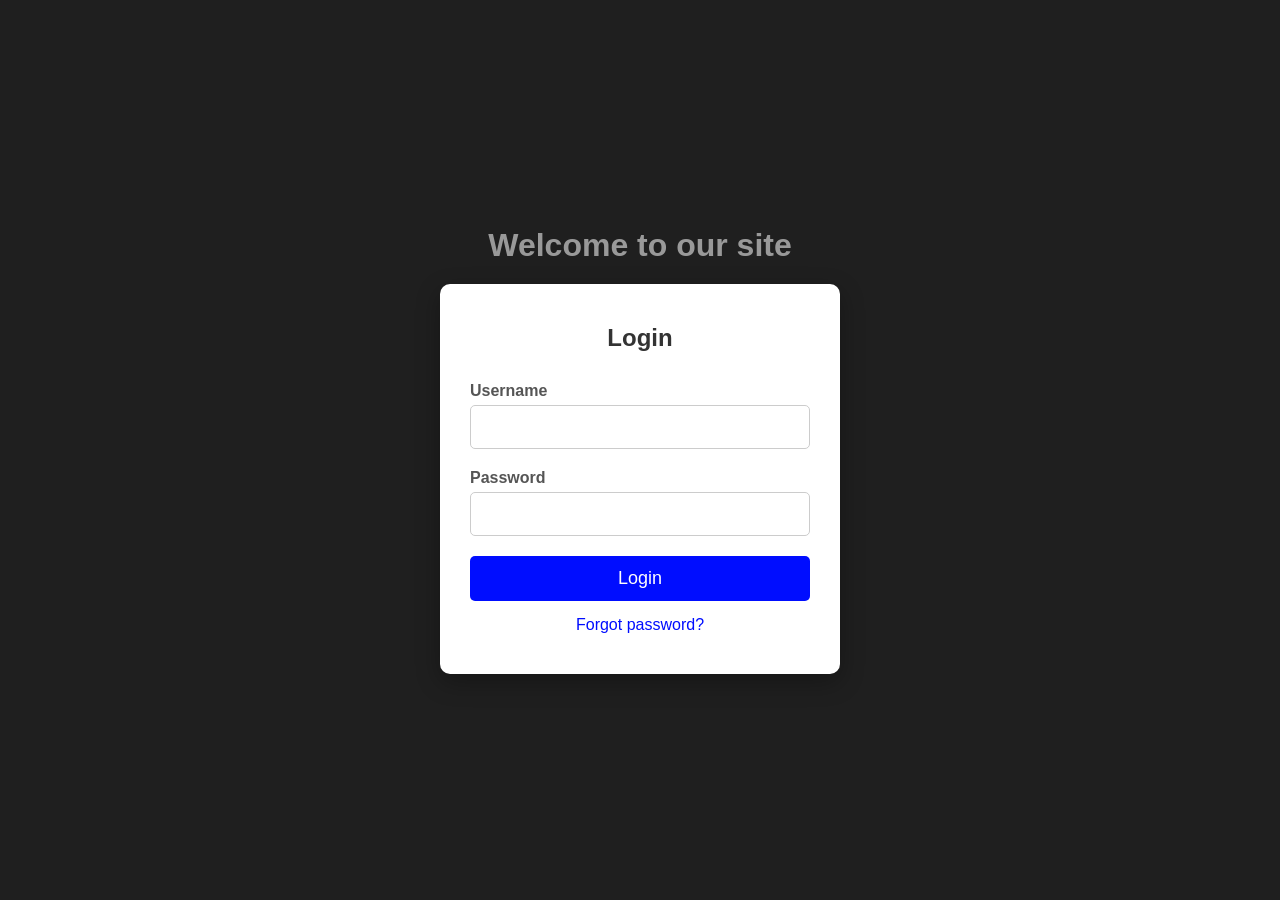
<file: pages/Login.html>
<!DOCTYPE html>
<html lang="en">

<head>
  <meta charset="UTF-8">
  <meta name="viewport" content="width=device-width, initial-scale=1.0">
  <title>Login Page</title>
  <link rel="icon" href="../assert/img/logos.png" type="icon/image">
  <link rel="stylesheet" href="../assert/css/security.css">
</head>

<body>
  <div class="login-container">
    <h1>Welcome to our site</h1>
    <div class="login-box">
      <h2>
        Login
      </h2>
      <form id="login-form">
        <div class="input-group">
          <label for="username">Username</label>
          <input type="text" id="username" name="username" required>
        </div>

        <div class="input-group">
          <label for="password">Password</label>
          <input type="password" id="password" name="password" required>
        </div>

        <button type="submit">Login</button>
        <div class="forgot-password">
          <a href="#">Forgot password?</a>
        </div>
      </form>
    </div>
    <div class="overlay"></div>
  </div>
  <script src="../assert/js/script.js"></script>
</body>

</html>
</file>
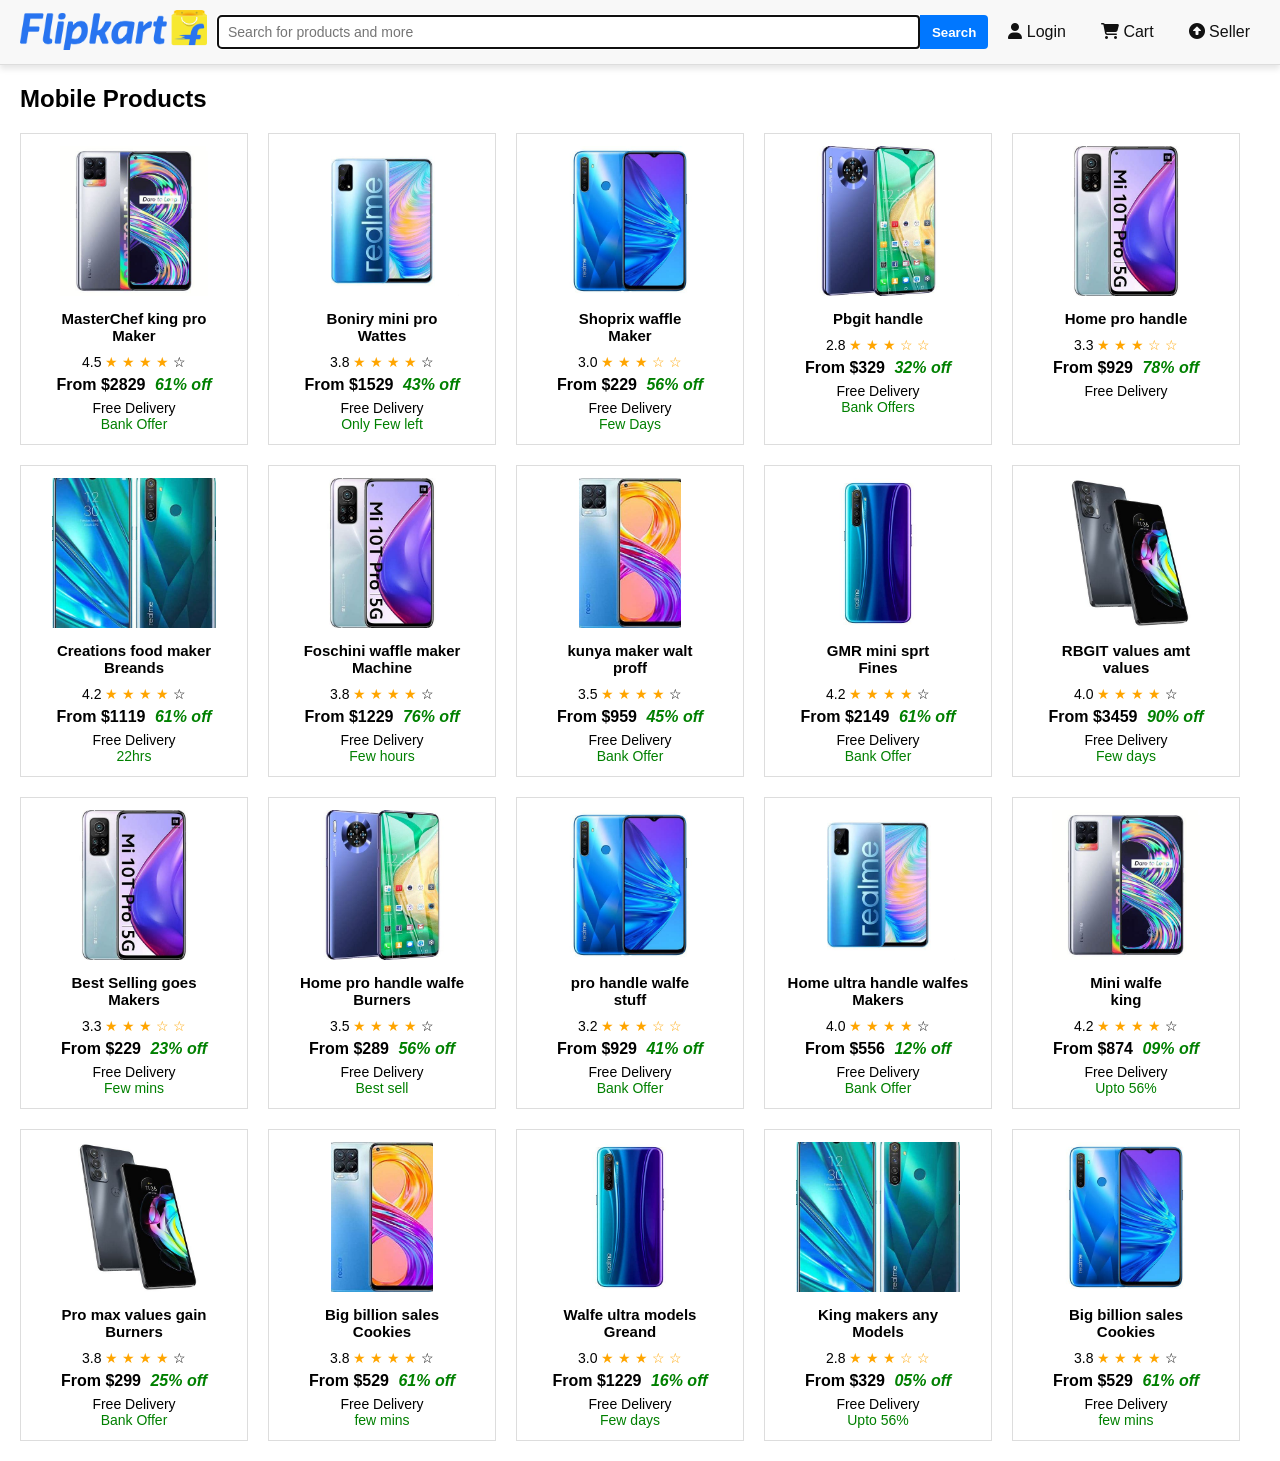
<file: pages/Mobile.html>
<!DOCTYPE html>
<html lang="en">

<head>
    <meta charset="UTF-8">
    <meta http-equiv="X-UA-Compatible" content="IE=edge">
    <meta name="viewport" content="width=device-width, initial-scale=1.0">
    <link rel="icon" href="../assert/img/logos.png" type="image/icon">
    <title>Flipkart</title>
    <link rel="stylesheet" type="text/css" href="../assert/css/navbarFooter.css"">
    <link rel=" stylesheet" href="../assert/css/sectionCollections.css">
    <link rel=" stylesheet" href="../assert/css/index.css">
    <link rel="icon" href="../assert/images/logos.png" type="image/png">
    <link href="https://cdnjs.cloudflare.com/ajax/libs/font-awesome/6.5.1/css/all.min.css" rel="stylesheet" />
</head>

<body>
    <header>
        <div id="header">
            <div class="logo">
                <img src="../assert/img/flipkarts.png" alt="Logo">
            </div>

            <div class="search-bar">
                <input type="text" id="search-input" placeholder="Search for products and more" autofocus>
                <button class="search-button">Search</button>
            </div>

            <div class="hamburger" id="hamburger">
                <i class="fas fa-bars"></i>
            </div>

            <nav id="nav-menu">
                <ul>
                    <li>
                        <a href="../pages/Login.html">
                            <i class="fas fa-user"></i>
                            <span>Login</span>
                        </a>
                    </li>
                    <li>
                        <a href="../pages/card.html">
                            <i class="fas fa-shopping-cart"></i>
                            <span>Cart</span>
                        </a>
                    </li>
                    <li>
                        <a href="../pages/seller.html">
                            <i class="fas fa-circle-up"></i>
                            <span>Seller</span>
                        </a>
                    </li>
                </ul>
            </nav>
        </div>
    </header>

    <section class="product-description">
        <div class="product-collection">
            <h1>Mobile Products</h1>
            <div class="product-collection-items">

                <div class="product-items">
                    <a href="Sub.html"><img src="../assert/img/m1.jfif" alt="MasterChef king pro Maker"></a>
                    <h3>MasterChef king pro<br>Maker</h3>
                    <div class="rating">
                        <span>4.5</span>
                        <span class="star">&#9733;</span>
                        <span class="star">&#9733;</span>
                        <span class="star">&#9733;</span>
                        <span class="star">&#9733;</span>
                        <span class="star-half">&#9734;</span>
                    </div>
                    <p class="price">From $2829 <span class="offer">61% off</span></p>
                    <p class="delivery">Free Delivery</p>
                    <p class="bank-offer">Bank Offer</p>
                </div>

                <div class="product-items">
                    <img src="../assert/img/m2.jfif" alt="Boniry mini pro Wattes">
                    <h3>Boniry mini pro<br>Wattes</h3>
                    <div class="rating">
                        <span>3.8</span>
                        <span class="star">&#9733;</span>
                        <span class="star">&#9733;</span>
                        <span class="star">&#9733;</span>
                        <span class="star">&#9733;</span>
                        <span class="star-half">&#9734;</span>
                    </div>
                    <p class="price">From $1529 <span class="offer">43% off</span></p>
                    <p class="delivery">Free Delivery</p>
                    <p class="bank-offer">Only Few left</p>
                </div>

                <div class="product-items">
                    <img src="../assert/img/m3.jfif" alt="Shoprix waffle Maker">
                    <h3>Shoprix waffle<br>Maker</h3>
                    <div class="rating">
                        <span>3.0</span>
                        <span class="star">&#9733;</span>
                        <span class="star">&#9733;</span>
                        <span class="star">&#9733;</span>
                        <span class="star">&#9734;</span>
                        <span class="star">&#9734;</span>
                    </div>
                    <p class="price">From $229 <span class="offer">56% off</span></p>
                    <p class="delivery">Free Delivery</p>
                    <p class="bank-offer">Few Days</p>
                </div>

                <div class="product-items">
                    <img src="../assert/img/m4.jfif" alt="Pbgit handle">
                    <h3>Pbgit handle</h3>
                    <div class="rating">
                        <span>2.8</span>
                        <span class="star">&#9733;</span>
                        <span class="star">&#9733;</span>
                        <span class="star">&#9733;</span>
                        <span class="star">&#9734;</span>
                        <span class="star">&#9734;</span>
                    </div>
                    <p class="price">From $329 <span class="offer">32% off</span></p>
                    <p class="delivery">Free Delivery</p>
                    <p class="bank-offer">Bank Offers</p>
                </div>

                <div class="product-items">
                    <img src="../assert/img/m7.jfif" alt="Home pro handle">
                    <h3>Home pro handle</h3>
                    <div class="rating">
                        <span>3.3</span>
                        <span class="star">&#9733;</span>
                        <span class="star">&#9733;</span>
                        <span class="star">&#9733;</span>
                        <span class="star">&#9734;</span>
                        <span class="star">&#9734;</span>
                    </div>
                    <p class="price">From $929 <span class="offer">78% off</span></p>
                    <p class="delivery">Free Delivery</p>
                </div>

                <div class="product-items">
                    <img src="../assert/img/m6.jfif" alt="Creations food maker Breands">
                    <h3>Creations food maker<br>Breands</h3>
                    <div class="rating">
                        <span>4.2</span>
                        <span class="star">&#9733;</span>
                        <span class="star">&#9733;</span>
                        <span class="star">&#9733;</span>
                        <span class="star">&#9733;</span>
                        <span class="star-half">&#9734;</span>
                    </div>
                    <p class="price">From $1119 <span class="offer">61% off</span></p>
                    <p class="delivery">Free Delivery</p>
                    <p class="bank-offer">22hrs</p>
                </div>

                <div class="product-items">
                    <img src="../assert/img/m7.jfif" alt="Foschini waffle maker Machine">
                    <h3>Foschini waffle maker<br>Machine</h3>
                    <div class="rating">
                        <span>3.8</span>
                        <span class="star">&#9733;</span>
                        <span class="star">&#9733;</span>
                        <span class="star">&#9733;</span>
                        <span class="star">&#9733;</span>
                        <span class="star-half">&#9734;</span>
                    </div>
                    <p class="price">From $1229 <span class="offer">76% off</span></p>
                    <p class="delivery">Free Delivery</p>
                    <p class="bank-offer">Few hours</p>
                </div>

                <div class="product-items">
                    <img src="../assert/img/m8.jfif" alt="kunya maker walt proff">
                    <h3>kunya maker walt<br>proff</h3>
                    <div class="rating">
                        <span>3.5</span>
                        <span class="star">&#9733;</span>
                        <span class="star">&#9733;</span>
                        <span class="star">&#9733;</span>
                        <span class="star">&#9733;</span>
                        <span class="star-half">&#9734;</span>
                    </div>
                    <p class="price">From $959 <span class="offer">45% off</span></p>
                    <p class="delivery">Free Delivery</p>
                    <p class="bank-offer">Bank Offer</p>
                </div>

                <div class="product-items">
                    <img src="../assert/img/m9.jfif" alt="GMR mini sprt Fines">
                    <h3>GMR mini sprt<br>Fines</h3>
                    <div class="rating">
                        <span>4.2</span>
                        <span class="star">&#9733;</span>
                        <span class="star">&#9733;</span>
                        <span class="star">&#9733;</span>
                        <span class="star">&#9733;</span>
                        <span class="star-half">&#9734;</span>
                    </div>
                    <p class="price">From $2149 <span class="offer">61% off</span></p>
                    <p class="delivery">Free Delivery</p>
                    <p class="bank-offer">Bank Offer</p>
                </div>

                <div class="product-items">
                    <img src="../assert/img/m10.jfif" alt="RBGIT values amt values">
                    <h3>RBGIT values amt<br>values</h3>
                    <div class="rating">
                        <span>4.0</span>
                        <span class="star">&#9733;</span>
                        <span class="star">&#9733;</span>
                        <span class="star">&#9733;</span>
                        <span class="star">&#9733;</span>
                        <span class="star-half">&#9734;</span>
                    </div>
                    <p class="price">From $3459 <span class="offer">90% off</span></p>
                    <p class="delivery">Free Delivery</p>
                    <p class="bank-offer">Few days</p>
                </div>

                <div class="product-items">
                    <img src="../assert/img/m7.jfif" alt="Best Selling goes Makers">
                    <h3>Best Selling goes<br>Makers</h3>
                    <div class="rating">
                        <span>3.3</span>
                        <span class="star">&#9733;</span>
                        <span class="star">&#9733;</span>
                        <span class="star">&#9733;</span>
                        <span class="star">&#9734;</span>
                        <span class="star">&#9734;</span>
                    </div>
                    <p class="price">From $229 <span class="offer">23% off</span></p>
                    <p class="delivery">Free Delivery</p>
                    <p class="bank-offer">Few mins</p>
                </div>

                <div class="product-items">
                    <img src="../assert/img/m4.jfif" alt="Home pro handle walfe Burners">
                    <h3>Home pro handle walfe<br>Burners</h3>
                    <div class="rating">
                        <span>3.5</span>
                        <span class="star">&#9733;</span>
                        <span class="star">&#9733;</span>
                        <span class="star">&#9733;</span>
                        <span class="star">&#9733;</span>
                        <span class="star-half">&#9734;</span>
                    </div>
                    <p class="price">From $289 <span class="offer">56% off</span></p>
                    <p class="delivery">Free Delivery</p>
                    <p class="bank-offer">Best sell</p>
                </div>

                <div class="product-items">
                    <img src="../assert/img/m3.jfif" alt="pro handle walfe stuff">
                    <h3>pro handle walfe<br>stuff</h3>
                    <div class="rating">
                        <span>3.2</span>
                        <span class="star">&#9733;</span>
                        <span class="star">&#9733;</span>
                        <span class="star">&#9733;</span>
                        <span class="star">&#9734;</span>
                        <span class="star">&#9734;</span>
                    </div>
                    <p class="price">From $929 <span class="offer">41% off</span></p>
                    <p class="delivery">Free Delivery</p>
                    <p class="bank-offer">Bank Offer</p>
                </div>

                <div class="product-items">
                    <img src="../assert/img/m2.jfif" alt="Home ultra handle walfes Makers">
                    <h3>Home ultra handle walfes<br>Makers</h3>
                    <div class="rating">
                        <span>4.0</span>
                        <span class="star">&#9733;</span>
                        <span class="star">&#9733;</span>
                        <span class="star">&#9733;</span>
                        <span class="star">&#9733;</span>
                        <span class="star-half">&#9734;</span>
                    </div>
                    <p class="price">From $556 <span class="offer">12% off</span></p>
                    <p class="delivery">Free Delivery</p>
                    <p class="bank-offer">Bank Offer</p>
                </div>

                <div class="product-items">
                    <img src="../assert/img/m1.jfif" alt="Mini walfe king">
                    <h3>Mini walfe<br>king</h3>
                    <div class="rating">
                        <span>4.2</span>
                        <span class="star">&#9733;</span>
                        <span class="star">&#9733;</span>
                        <span class="star">&#9733;</span>
                        <span class="star">&#9733;</span>
                        <span class="star-half">&#9734;</span>
                    </div>
                    <p class="price">From $874 <span class="offer">09% off</span></p>
                    <p class="delivery">Free Delivery</p>
                    <p class="bank-offer">Upto 56%</p>
                </div>

                <div class="product-items">
                    <img src="../assert/img/m10.jfif" alt="Pro max values gain Burners">
                    <h3>Pro max values gain<br>Burners</h3>
                    <div class="rating">
                        <span>3.8</span>
                        <span class="star">&#9733;</span>
                        <span class="star">&#9733;</span>
                        <span class="star">&#9733;</span>
                        <span class="star">&#9733;</span>
                        <span class="star-half">&#9734;</span>
                    </div>
                    <p class="price">From $299 <span class="offer">25% off</span></p>
                    <p class="delivery">Free Delivery</p>
                    <p class="bank-offer">Bank Offer</p>
                </div>

                <div class="product-items">
                    <img src="../assert/img/m8.jfif" alt="Big billion sales Cookies">
                    <h3>Big billion sales<br>Cookies</h3>
                    <div class="rating">
                        <span>3.8</span>
                        <span class="star">&#9733;</span>
                        <span class="star">&#9733;</span>
                        <span class="star">&#9733;</span>
                        <span class="star">&#9733;</span>
                        <span class="star-half">&#9734;</span>
                    </div>
                    <p class="price">From $529 <span class="offer">61% off</span></p>
                    <p class="delivery">Free Delivery</p>
                    <p class="bank-offer">few mins</p>
                </div>

                <div class="product-items">
                    <img src="../assert/img/m9.jfif" alt="Walfe ultra models Greand">
                    <h3>Walfe ultra models<br>Greand</h3>
                    <div class="rating">
                        <span>3.0</span>
                        <span class="star">&#9733;</span>
                        <span class="star">&#9733;</span>
                        <span class="star">&#9733;</span>
                        <span class="star">&#9734;</span>
                        <span class="star">&#9734;</span>
                    </div>
                    <p class="price">From $1229 <span class="offer">16% off</span></p>
                    <p class="delivery">Free Delivery</p>
                    <p class="bank-offer">Few days</p>
                </div>

                <div class="product-items">
                    <img src="../assert/img/m6.jfif" alt="King makers any Models">
                    <h3>King makers any<br>Models</h3>
                    <div class="rating">
                        <span>2.8</span>
                        <span class="star">&#9733;</span>
                        <span class="star">&#9733;</span>
                        <span class="star">&#9733;</span>
                        <span class="star">&#9734;</span>
                        <span class="star">&#9734;</span>
                    </div>
                    <p class="price">From $329 <span class="offer">05% off</span></p>
                    <p class="delivery">Free Delivery</p>
                    <p class="bank-offer">Upto 56%</p>
                </div>

                <div class="product-items">
                    <img src="../assert/img/m3.jfif" alt="Big billion sales Cookies">
                    <h3>Big billion sales<br>Cookies</h3>
                    <div class="rating">
                        <span>3.8</span>
                        <span class="star">&#9733;</span>
                        <span class="star">&#9733;</span>
                        <span class="star">&#9733;</span>
                        <span class="star">&#9733;</span>
                        <span class="star-half">&#9734;</span>
                    </div>
                    <p class="price">From $529 <span class="offer">61% off</span></p>
                    <p class="delivery">Free Delivery</p>
                    <p class="bank-offer">few mins</p>
                </div>

            </div>
        </div>
    </section>


</body>
<script src="../assert/js/script.js"></script>

</html>
</file>
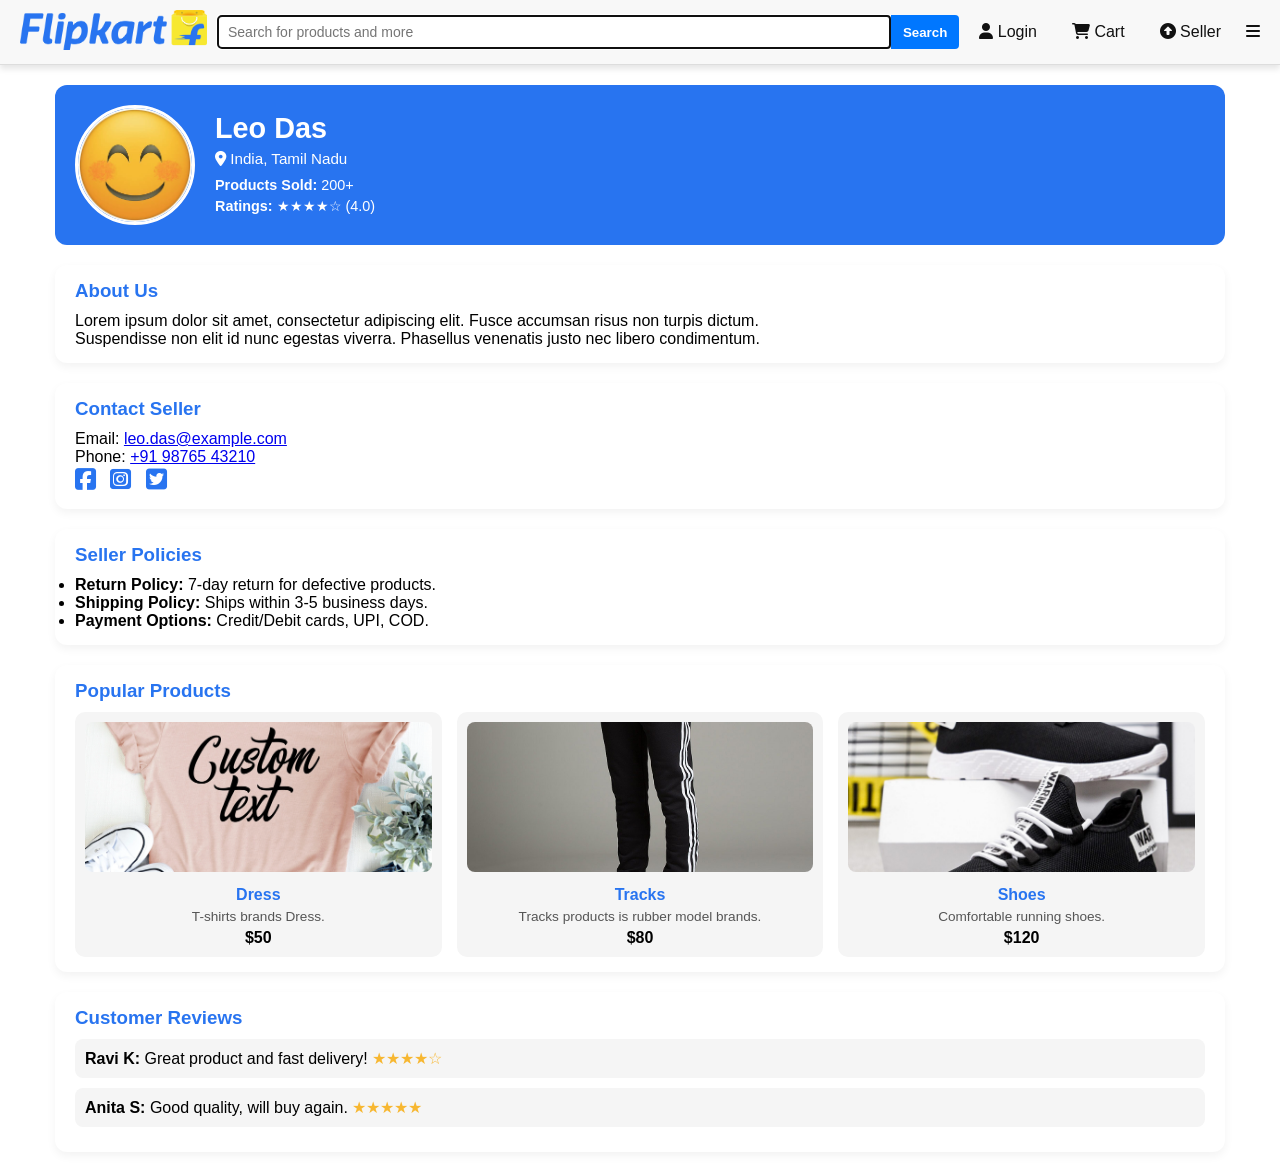
<file: pages/seller.html>
<!DOCTYPE html>
<html lang="en">

<head>
    <meta charset="UTF-8">
    <meta http-equiv="X-UA-Compatible" content="IE=edge">
    <meta name="viewport" content="width=device-width, initial-scale=1.0">
    <title>Flipkart Seller</title>
    <link rel="stylesheet" href="../assert/css/seller.css">
    <link rel="stylesheet" href="../assert/css/navbarFooter.css">
    <link href="https://cdnjs.cloudflare.com/ajax/libs/font-awesome/6.5.1/css/all.min.css" rel="stylesheet" />
</head>

<body>
    <header>
        <div id="header">
            <div class="logo">
                <img src="../assert/img/flipkarts.png" alt="Logo">
            </div>

            <div class="search-bar">
                <input type="text" id="search-input" placeholder="Search for products and more" autofocus>
                <button class="search-button">Search</button>
            </div>

            <div class="hamburger" id="hamburger">
                <i class="fas fa-bars"></i>
            </div>

            <nav id="nav-menu">
                <ul>
                    <li>
                        <a href="../pages/Login.html">
                            <i class="fas fa-user"></i>
                            <span>Login</span>
                        </a>
                    </li>
                    <li>
                        <a href="../pages/card.html">
                            <i class="fas fa-shopping-cart"></i>
                            <span>Cart</span>
                        </a>
                    </li>
                    <li>
                        <a href="../pages/seller.html">
                            <i class="fas fa-circle-up"></i>
                            <span>Seller</span>
                        </a>
                    </li>
                    <li class="special-icon">
                        <i class="fas fa-bars"></i>
                    </li>
                </ul>
            </nav>
        </div>
    </header>
    <div class="seller-container">

        <div class="seller-header">
            <img src="../assert/img/em.jfif" alt="Seller Avatar" class="seller-avatar">
            <div class="seller-info">
                <h2 class="seller-name">Leo Das</h2>
                <p class="seller-location"><i class="fas fa-map-marker-alt"></i> India, Tamil Nadu</p>
                <div class="seller-stats">
                    <p><strong>Products Sold:</strong> 200+</p>
                    <p><strong>Ratings:</strong>
                        <span class="star">&#9733;&#9733;&#9733;&#9733;&#9734;</span> (4.0)
                    </p>
                </div>
            </div>
        </div>

        <section class="seller-about">
            <h3>About Us</h3>
            <p>Lorem ipsum dolor sit amet, consectetur adipiscing elit. Fusce accumsan risus non turpis dictum.</p>
            <p>Suspendisse non elit id nunc egestas viverra. Phasellus venenatis justo nec libero condimentum.</p>
        </section>

        <section class="seller-contact">
            <h3>Contact Seller</h3>
            <p>Email: <a href="mailto:leo.das@example.com">leo.das@example.com</a></p>
            <p>Phone: <a href="tel:+919876543210">+91 98765 43210</a></p>
            <div class="seller-social">
                <a href="#"><i class="fab fa-facebook-square"></i></a>
                <a href="#"><i class="fab fa-instagram-square"></i></a>
                <a href="#"><i class="fab fa-twitter-square"></i></a>
            </div>
        </section>

        <section class="seller-policies">
            <h3>Seller Policies</h3>
            <ul>
                <li><strong>Return Policy:</strong> 7-day return for defective products.</li>
                <li><strong>Shipping Policy:</strong> Ships within 3-5 business days.</li>
                <li><strong>Payment Options:</strong> Credit/Debit cards, UPI, COD.</li>
            </ul>
        </section>

        <section class="seller-products-section">
            <h3>Popular Products</h3>
            <div class="seller-products">
                <div class="product">
                    <img src="../assert/img/dress.webp" alt="Dress">
                    <h4>Dress</h4>
                    <p class="product-description">T-shirts brands Dress.</p>
                    <p class="product-price">$50</p>
                </div>
                <div class="product">
                    <img src="../assert/img/track.jpg" alt="Tracks">
                    <h4>Tracks</h4>
                    <p class="product-description">Tracks products is rubber model brands.</p>
                    <p class="product-price">$80</p>
                </div>
                <div class="product">
                    <img src="../assert/img/shoe.jpg" alt="Shoes">
                    <h4>Shoes</h4>
                    <p class="product-description">Comfortable running shoes.</p>
                    <p class="product-price">$120</p>
                </div>
            </div>
        </section>

        <section class="seller-reviews">
            <h3>Customer Reviews</h3>
            <div class="review">
                <p><strong>Ravi K:</strong> Great product and fast delivery! <span
                        class="star">&#9733;&#9733;&#9733;&#9733;&#9734;</span></p>
            </div>
            <div class="review">
                <p><strong>Anita S:</strong> Good quality, will buy again. <span
                        class="star">&#9733;&#9733;&#9733;&#9733;&#9733;</span></p>
            </div>
        </section>

    </div>
</body>

</html>
</file>
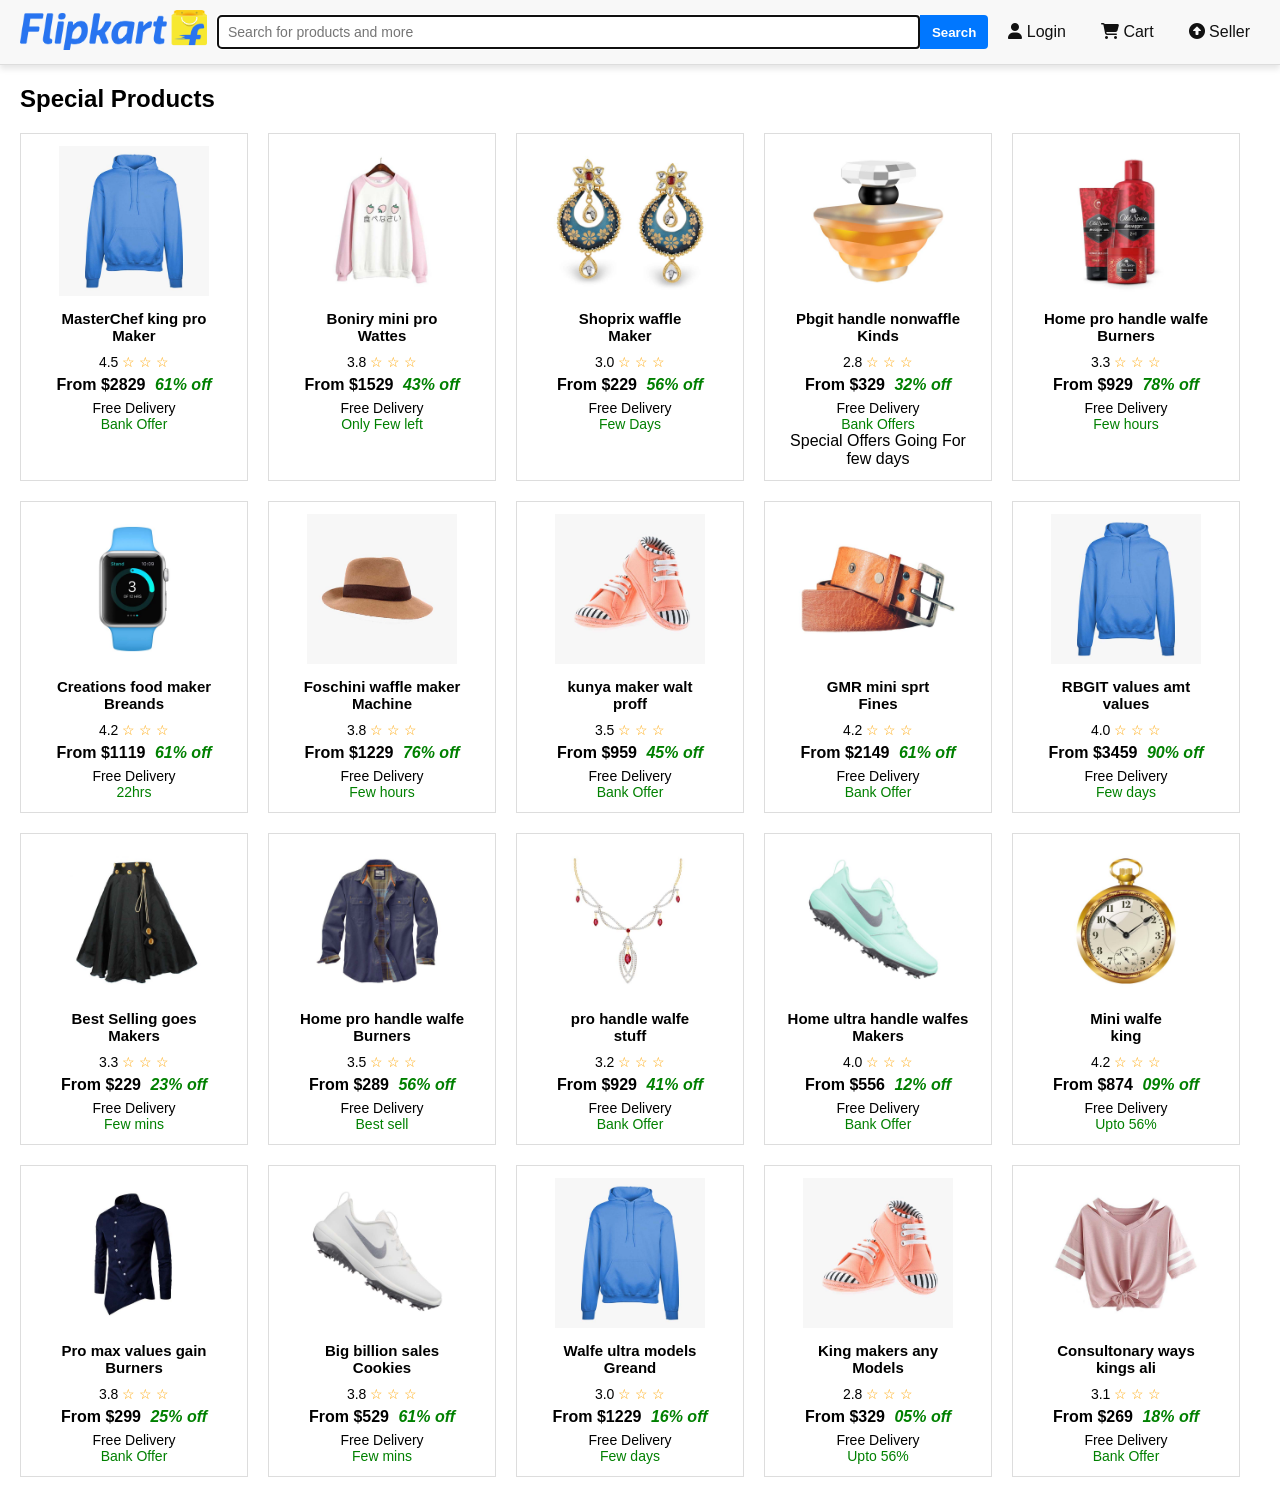
<file: pages/SpecialOffers.html>
<!DOCTYPE html>
<html lang="en">

<head>
    <meta charset="UTF-8">
    <meta http-equiv="X-UA-Compatible" content="IE=edge">
    <meta name="viewport" content="width=device-width, initial-scale=1.0">
    <link rel="icon" href="../assert/img/logos.png" type="image/icon">
    <title>Flipkart</title>
    <link rel="stylesheet" type="text/css" href="../assert/css/navbarFooter.css"">
    <link rel=" stylesheet" href="../assert/css/sectionCollections.css">
    <link rel=" stylesheet" href="../assert/css/index.css">
    <link rel="icon" href="../assert/images/logos.png" type="image/png">
    <link href="https://cdnjs.cloudflare.com/ajax/libs/font-awesome/6.5.1/css/all.min.css" rel="stylesheet" />
</head>

<body>
    <header>
        <div id="header">
            <div class="logo">
                <img src="../assert/img/flipkarts.png" alt="Logo">
            </div>

            <div class="search-bar">
                <input type="text" id="search-input" placeholder="Search for products and more" autofocus>
                <button class="search-button">Search</button>
            </div>

            <div class="hamburger" id="hamburger">
                <i class="fas fa-bars"></i>
            </div>

            <nav id="nav-menu">
                <ul>
                    <li>
                        <a href="../pages/Login.html">
                            <i class="fas fa-user"></i>
                            <span>Login</span>
                        </a>
                    </li>
                    <li>
                        <a href="../pages/card.html">
                            <i class="fas fa-shopping-cart"></i>
                            <span>Cart</span>
                        </a>
                    </li>
                    <li>
                        <a href="../pages/seller.html">
                            <i class="fas fa-circle-up"></i>
                            <span>Seller</span>
                        </a>
                    </li>
                </ul>
            </nav>
        </div>
    </header>

    <section class="product-description">
        <div class="product-collection">
            <h1>Special Products</h1>
            <div class="product-collection-items">

                <div class="product-items">
                    <a href=""><img src="../assert/img/2.jpg" alt="heal"></a>
                    <h3>MasterChef king pro<br>Maker</h3>
                    <div class="rating">
                        <span>4.5</span>
                        <span class="star">&#9734;</span>
                        <span class="star">&#9734;</span>
                        <span class="star">&#9734;</span>
                    </div>
                    <p class="price">From $2829 <span class="offer">61% off</span></p>
                    <p class="delivery">Free Delivery</p>
                    <p class="bank-offer">Bank Offer</p>
                </div>

                <div class="product-items">
                    <img src="../assert/img/clothes-1.jpg" alt="computer">
                    <h3>Boniry mini pro <br> Wattes</h3>
                    <div class="rating">
                        <span>3.8</span>
                        <span class="star">&#9734;</span>
                        <span class="star">&#9734;</span>
                        <span class="star">&#9734;</span>
                    </div>
                    <p class="price">From $1529 <span class="offer">43% off</span></p>
                    <p class="delivery">Free Delivery</p>
                    <p class="bank-offer">Only Few left</p>
                </div>

                <div class="product-items">
                    <img src="../assert/img/jewellery-1.jpg" alt="printers">
                    <h3>Shoprix waffle <br> Maker</h3>
                    <div class="rating">
                        <span>3.0</span>
                        <span class="star">&#9734;</span>
                        <span class="star">&#9734;</span>
                        <span class="star">&#9734;</span>
                    </div>
                    <p class="price">From $229 <span class="offer">56% off</span></p>
                    <p class="delivery">Free Delivery</p>
                    <p class="bank-offer">Few Days</p>
                </div>

                <div class="product-items">
                    <img src="../assert/img/perfume.jpg" alt="shave">
                    <h3>Pbgit handle nonwaffle<br>Kinds</h3>
                    <div class="rating">
                        <span>2.8</span>
                        <span class="star">&#9734;</span>
                        <span class="star">&#9734;</span>
                        <span class="star">&#9734;</span>
                    </div>
                    <p class="price">From $329 <span class="offer">32% off</span></p>
                    <p class="delivery">Free Delivery</p>
                    <p class="bank-offer">Bank Offers</p>
                    <p class="special-offer">Special Offers Going For few days</p>
                </div>

                <div class="product-items">
                    <img src="../assert/img/shampoo.jpg" alt="key">
                    <h3>Home pro handle walfe<br>Burners</h3>
                    <div class="rating">
                        <span>3.3</span>
                        <span class="star">&#9734;</span>
                        <span class="star">&#9734;</span>
                        <span class="star">&#9734;</span>
                    </div>
                    <p class="price">From $929 <span class="offer">78% off</span></p>
                    <p class="delivery">Free Delivery</p>
                    <p class="bank-offer">Few hours</p>
                </div>

                <div class="product-items">
                    <img src="../assert/img/watch-1.jpg" alt="heal">
                    <h3>Creations food maker<br>Breands</h3>
                    <div class="rating">
                        <span>4.2</span>
                        <span class="star">&#9734;</span>
                        <span class="star">&#9734;</span>
                        <span class="star">&#9734;</span>
                    </div>
                    <p class="price">From $1119 <span class="offer">61% off</span></p>
                    <p class="delivery">Free Delivery</p>
                    <p class="bank-offer">22hrs</p>
                </div>

                <div class="product-items">
                    <img src="../assert/img/4.jpg" alt="computer">
                    <h3>Foschini waffle maker<br>Machine</h3>
                    <div class="rating">
                        <span>3.8</span>
                        <span class="star">&#9734;</span>
                        <span class="star">&#9734;</span>
                        <span class="star">&#9734;</span>
                    </div>
                    <p class="price">From $1229 <span class="offer">76% off</span></p>
                    <p class="delivery">Free Delivery</p>
                    <p class="bank-offer">Few hours</p>
                </div>

                <div class="product-items">
                    <img src="../assert/img/1.jpg" alt="printers">
                    <h3>kunya maker walt<br>proff</h3>
                    <div class="rating">
                        <span>3.5</span>
                        <span class="star">&#9734;</span>
                        <span class="star">&#9734;</span>
                        <span class="star">&#9734;</span>
                    </div>
                    <p class="price">From $959 <span class="offer">45% off</span></p>
                    <p class="delivery">Free Delivery</p>
                    <p class="bank-offer">Bank Offer</p>
                </div>

                <div class="product-items">
                    <img src="../assert/img/belt.jpg" alt="belt">
                    <h3>GMR mini sprt<br>Fines</h3>
                    <div class="rating">
                        <span>4.2</span>
                        <span class="star">&#9734;</span>
                        <span class="star">&#9734;</span>
                        <span class="star">&#9734;</span>
                    </div>
                    <p class="price">From $2149 <span class="offer">61% off</span></p>
                    <p class="delivery">Free Delivery</p>
                    <p class="bank-offer">Bank Offer</p>
                </div>

                <div class="product-items">
                    <img src="../assert/img/2.jpg" alt="shave">
                    <h3>RBGIT values amt<br>values</h3>
                    <div class="rating">
                        <span>4.0</span>
                        <span class="star">&#9734;</span>
                        <span class="star">&#9734;</span>
                        <span class="star">&#9734;</span>
                    </div>
                    <p class="price">From $3459 <span class="offer">90% off</span></p>
                    <p class="delivery">Free Delivery</p>
                    <p class="bank-offer">Few days</p>
                </div>

                <div class="product-items">
                    <img src="../assert/img/clothes-3.jpg" alt="heal">
                    <h3>Best Selling goes<br>Makers</h3>
                    <div class="rating">
                        <span>3.3</span>
                        <span class="star">&#9734;</span>
                        <span class="star">&#9734;</span>
                        <span class="star">&#9734;</span>
                    </div>
                    <p class="price">From $229 <span class="offer">23% off</span></p>
                    <p class="delivery">Free Delivery</p>
                    <p class="bank-offer">Few mins</p>
                </div>

                <div class="product-items">
                    <img src="../assert/img/jacket-4.jpg" alt="computer">
                    <h3>Home pro handle walfe<br>Burners</h3>
                    <div class="rating">
                        <span>3.5</span>
                        <span class="star">&#9734;</span>
                        <span class="star">&#9734;</span>
                        <span class="star">&#9734;</span>
                    </div>
                    <p class="price">From $289 <span class="offer">56% off</span></p>
                    <p class="delivery">Free Delivery</p>
                    <p class="bank-offer">Best sell</p>
                </div>

                <div class="product-items">
                    <img src="../assert/img/jewellery-3.jpg" alt="printers">
                    <h3>pro handle walfe<br>stuff</h3>
                    <div class="rating">
                        <span>3.2</span>
                        <span class="star">&#9734;</span>
                        <span class="star">&#9734;</span>
                        <span class="star">&#9734;</span>
                    </div>
                    <p class="price">From $929 <span class="offer">41% off</span></p>
                    <p class="delivery">Free Delivery</p>
                    <p class="bank-offer">Bank Offer</p>
                </div>

                <div class="product-items">
                    <img src="../assert/img/sports-5.jpg" alt="shave">
                    <h3>Home ultra handle walfes<br>Makers</h3>
                    <div class="rating">
                        <span>4.0</span>
                        <span class="star">&#9734;</span>
                        <span class="star">&#9734;</span>
                        <span class="star">&#9734;</span>
                    </div>
                    <p class="price">From $556 <span class="offer">12% off</span></p>
                    <p class="delivery">Free Delivery</p>
                    <p class="bank-offer">Bank Offer</p>
                </div>

                <div class="product-items">
                    <img src="../assert/img/watch-3.jpg" alt="key">
                    <h3>Mini walfe<br>king</h3>
                    <div class="rating">
                        <span>4.2</span>
                        <span class="star">&#9734;</span>
                        <span class="star">&#9734;</span>
                        <span class="star">&#9734;</span>
                    </div>
                    <p class="price">From $874 <span class="offer">09% off</span></p>
                    <p class="delivery">Free Delivery</p>
                    <p class="bank-offer">Upto 56%</p>
                </div>

                <div class="product-items">
                    <img src="../assert/img/shirt-1.jpg" alt="computer">
                    <h3>Pro max values gain<br>Burners</h3>
                    <div class="rating">
                        <span>3.8</span>
                        <span class="star">&#9734;</span>
                        <span class="star">&#9734;</span>
                        <span class="star">&#9734;</span>
                    </div>
                    <p class="price">From $299 <span class="offer">25% off</span></p>
                    <p class="delivery">Free Delivery</p>
                    <p class="bank-offer">Bank Offer</p>
                </div>

                <div class="product-items">
                    <img src="../assert/img/sports-1.jpg" alt="shave">
                    <h3>Big billion sales<br>Cookies</h3>
                    <div class="rating">
                        <span>3.8</span>
                        <span class="star">&#9734;</span>
                        <span class="star">&#9734;</span>
                        <span class="star">&#9734;</span>
                    </div>
                    <p class="price">From $529 <span class="offer">61% off</span></p>
                    <p class="delivery">Free Delivery</p>
                    <p class="bank-offer">Few mins</p>
                </div>

                <div class="product-items">
                    <img src="../assert/img/2.jpg" alt="heal">
                    <h3>Walfe ultra models<br>Greand</h3>
                    <div class="rating">
                        <span>3.0</span>
                        <span class="star">&#9734;</span>
                        <span class="star">&#9734;</span>
                        <span class="star">&#9734;</span>
                    </div>
                    <p class="price">From $1229 <span class="offer">16% off</span></p>
                    <p class="delivery">Free Delivery</p>
                    <p class="bank-offer">Few days</p>
                </div>

                <div class="product-items">
                    <img src="../assert/img/1.jpg" alt="printers">
                    <h3>King makers any<br>Models</h3>
                    <div class="rating">
                        <span>2.8</span>
                        <span class="star">&#9734;</span>
                        <span class="star">&#9734;</span>
                        <span class="star">&#9734;</span>
                    </div>
                    <p class="price">From $329 <span class="offer">05% off</span></p>
                    <p class="delivery">Free Delivery</p>
                    <p class="bank-offer">Upto 56%</p>
                </div>

                <div class="product-items">
                    <img src="../assert/img/clothes-2.jpg" alt="key">
                    <h3>Consultonary ways<br>kings ali</h3>
                    <div class="rating">
                        <span>3.1</span>
                        <span class="star">&#9734;</span>
                        <span class="star">&#9734;</span>
                        <span class="star">&#9734;</span>
                    </div>
                    <p class="price">From $269 <span class="offer">18% off</span></p>
                    <p class="delivery">Free Delivery</p>
                    <p class="bank-offer">Bank Offer</p>
                </div>

            </div>
        </div>
    </section>


</body>
<script src="../assert/js/script.js"></script>

</html>
</file>
<file: assert/css/navbarFooter.css>
* {
    margin: 0;
    padding: 0;
    box-sizing: border-box;
    font-family: 'Arial', sans-serif;
}

header {
    width: 100%;
    background-color: #f8f8f8;
    color: #111;
    box-shadow: 0 4px 6px rgba(0, 0, 0, 0.1);
    border-bottom: 1px solid #ddd;
}

#header {
    display: flex;
    align-items: center;
    justify-content: space-between;
    padding: 10px 20px;
    gap: 10px;
    flex-wrap: nowrap;
}

.logo img {
    height: 40px;
    cursor: pointer;
}

.search-bar {
    flex: 1 2;
    display: flex;
    justify-content: center;
    min-width: 0;
}

.search-bar input {
    flex: 1;
    min-width: 0;
    padding: 8px 10px;
    border: 1px solid #ccc;
    border-radius: 4px 0 0 4px;
    font-size: 14px;
}

.search-bar button {
    padding: 8px 12px;
    border: none;
    background-color: #0077ff;
    color: white;
    font-weight: bold;
    cursor: pointer;
    border-radius: 0 4px 4px 0;
}

nav ul {
    list-style: none;
    display: flex;
    align-items: center;
    gap: 15px;
}

nav ul li a {
    text-decoration: none;
    color: #111;
    padding: 5px 10px;
    border-radius: 4px;
}

.hamburger {
    display: none;
    font-size: 28px;
    cursor: pointer;
    color: #111;
}

@media (max-width: 1024px) {
    .search-bar input {
        font-size: 13px;
    }

    .search-bar button {
        font-size: 13px;
        padding: 6px 10px;
    }
}

@media (max-width: 768px) {
    .logo img {
        height: 30px;
    }

    .nav-menu {
        color: #111;
    }

    .search-bar input {
        font-size: 12px;
    }

    .search-bar button {
        font-size: 12px;
    }
}

@media (max-width: 480px) {
    .search-bar {
        justify-content: flex-start;
    }

    .search-bar input {
        font-size: 12px;
        padding: 5px 6px;
    }

    .search-bar button {
        font-size: 12px;
        padding: 5px 6px;
    }

    nav {
        display: none;
        position: absolute;
        top: 60px;
        left: 0;
        width: 100%;
        background-color: #f8f8f8;
        flex-direction: column;
        z-index: 1000;
        border-top: 1px solid #ddd;
    }

    nav.active {
        display: flex;
    }

    nav ul {
        flex-direction: column;
        width: 100%;
        gap: 0;
    }

    nav ul li {
        width: 100%;
        text-align: left;
        padding: 12px 20px;
        border-bottom: 1px solid #ddd;
        margin-right: 50px;
    }

    nav ul li a {
        margin-left: 150px;
        font-size: 16px;
    }

    .hamburger {
        display: block;
    }

    .special-icon {
        display: none;
    }
}


footer {
    background-color: #000;
    color: #fff;
    padding: 30px 20px;
    text-align: center;
}

.footer-top {
    display: flex;
    flex-wrap: wrap;
    justify-content: space-around;
    gap: 20px;
    margin-bottom: 20px;
    border-bottom: 1px solid #fff;
    padding-bottom: 20px;
}

.footer-col {
    flex: 1 1 22%;
    text-align: left;
    padding: 10px;
}

.footer-col h3 {
    font-size: 18px;
    margin-bottom: 10px;
    border-bottom: 1px solid #fff;
    padding-bottom: 5px;
}

.footer-col ul {
    list-style-type: none;
    padding: 0;
}

.footer-col ul li {
    margin-bottom: 5px;
}

.footer-col ul li a {
    color: #fff;
    text-decoration: none;
    transition: color 0.3s ease;
}

.footer-col ul li a:hover {
    color: #2256ff;
}

.social-links {
    margin-top: 10px;
}

.social-links a {
    margin-right: 10px;
    color: #fff;
    text-decoration: none;
    transition: color 0.3s ease;
}

.social-links a:hover {
    color: #2256ff;
}

.footer-bottom {
    background-color: #000;
    padding: 10px 0;
    font-size: 14px;
}

.footer-bottom p {
    margin: 0;
}

.footer-bottom a {
    color: #fff;
    text-decoration: none;
    transition: color 0.3s ease;
}

.footer-bottom a:hover {
    color: #2256ff;
}

@media (max-width: 780px) {
    .footer-top {
        flex-direction: row;
        flex-wrap: wrap;
        justify-content: center;
    }

    .footer-col {
        flex: 1 1 45%;
        margin-bottom: 20px;
        text-align: center;
    }
}

@media (max-width: 480px) {
    .footer-top {
        flex-direction: column;
        align-items: center;
    }

    .footer-col {
        flex: 1 1 100%;
        text-align: center;
        margin-bottom: 15px;
    }

    .social-links a {
        margin: 5px;
    }

    .footer-bottom {
        font-size: 12px;
    }
}
</file>
<file: assert/css/index.css>
.big-sales {
    padding: 20px;
}

.sales-offer h1 {
    text-align: center;
    font-size: 32px;
    margin-bottom: 25px;
    font-weight: bold;
}

.product-itemss img {
    width: 1220px;
    height: 300px;
    border-radius: 10px;
}

@media (max-width: 1024px) {
    .sales-offer h1 {
        font-size: 26px;
    }

    .product-itemss {
        max-width: 700px;
    }

    .product-itemss img {
        border-radius: 6px;
        width: 990px;
    }
}

@media (max-width: 768px) {
    .sales-offer h1 {
        font-size: 22px;
    }

    .product-itemss {
        max-width: 100%;
    }

    .product-itemss img {
        border-radius: 6px;
        width: 100%;
        height: 200px;
    }
}

@media (max-width: 480px) {
    .big-sales {
        padding: 25px 10px;
    }

    .sales-offer h1 {
        font-size: 18px;
    }

    .product-itemss img {
        border-radius: 6px;
        width: 100%;
    }
}


.collection-section {
    margin-top: 20px;
    background-color: #f5f5f5;
}

#collections-items {
    text-align: center;
}

.collection-items {
    display: flex;
    flex-wrap: wrap;
    gap: 20px;
    justify-content: center;
}

.section-item {
    background-color: white;
    text-align: center;
    border-radius: 8px;
    padding: 15px;
    box-shadow: 0 2px 6px rgba(0, 0, 0, 0.1);
    transition: transform 0.3s, box-shadow 0.3s;
    flex: 1 1 200px;
    max-width: 700px;
}

.section-item img {
    width: 100%;
    height: 120px;
    object-fit: cover;
    border-radius: 6px;
}

.section-item p {
    font-size: 14px;
    font-weight: 500;
}

.section-item:hover {
    transform: translateY(-5px);
    box-shadow: 0 4px 12px rgba(0, 0, 0, 0.15);
}

@media (max-width: 1024px) {
    .section-item {
        flex: 1 1 calc(25% - 18px);
        max-width: calc(25% - 18px);
    }
}

@media (max-width: 768px) {
    .section-item {
        flex: 1 1 calc(33.333% - 15px);
        max-width: calc(33.333% - 15px);
    }
}

@media (max-width: 480px) {
    .section-item {
        flex: 1 1 calc(50% - 12px);
        max-width: calc(50% - 12px);
    }

    .section-item img {
        height: 100px;
    }

    .section-item p {
        font-size: 13px;
    }
}

.section-content {
    padding: 30px;
    background-color: #f5f5f5;
}

.section-head {
    text-align: center;
    margin-bottom: 20px;
}

#section-center {
    display: flex;
    flex-wrap: wrap;
    gap: 20px;
    justify-content: center;
}

.section-product {
    background-color: #fff;
    border-radius: 8px;
    padding: 15px;
    text-align: center;
    box-shadow: 0 2px 6px rgba(0, 0, 0, 0.1);
    transition: transform 0.3s, box-shadow 0.3s;
    flex: 1 1 280px;
    max-width: 300px;
}

.section-product b {
    color: rgb(255, 0, 0);
}

.section-product img {
    width: 100%;
    height: 180px;
    object-fit: cover;
    border-radius: 6px;
    margin-bottom: 10px;
}

.section-letter {
    font-size: 14px;
    line-height: 1.4;
}

.section-product:hover {
    transform: translateY(-5px);
    box-shadow: 0 4px 12px rgba(0, 0, 0, 0.15);
}

@media (max-width: 1024px) {
    .section-product {
        flex: 1 1 45%;
        max-width: 45%;
    }
}

@media (max-width: 768px) {
    .section-product {
        flex: 1 1 100%;
    }

    .section-product img {
        height: 160px;
    }

    .section-letter {
        font-size: 13px;
    }
}

@media (max-width: 480px) {
    .section-product img {
        height: 140px;
    }

    .section-letter {
        font-size: 12px;
    }
}

.section-product-items {
    padding: 20px;
    background-color: #f5f5f5;
}

.product-items-lists h1 {
    text-align: center;
    margin-bottom: 15px;
    font-size: 30px;
}

.products-item {
    display: flex;
    flex-wrap: wrap;
    gap: 20px;
    justify-content: center;
}

.product-item {
    background-color: #fff;
    border-radius: 8px;
    padding: 15px;
    text-align: center;
    box-shadow: 0 2px 6px rgba(0, 0, 0, 0.1);
    transition: transform 0.3s, box-shadow 0.3s;
    flex: 1 1 18%;
    max-width: 18%;
}

.product-item img {
    width: 100%;
    height: 300px;
    border-radius: 6px;
}

.product-item h3 {
    font-size: 16px;
    margin-bottom: 5px;
}

.product-item p {
    font-size: 14px;
    color: rgb(248, 7, 7);
}

.product-item:hover {
    transform: translateY(-5px);
    box-shadow: 0 4px 12px rgba(0, 0, 0, 0.15);
}

@media (max-width: 1024px) {
    .product-item {
        flex: 1 1 22%;
        max-width: 22%;
    }
}

@media (max-width: 768px) {
    .product-item {
        flex: 1 1 45%;
        max-width: 45%;
    }

    .product-item img {
        height: 140px;
    }

    .product-item h3 {
        font-size: 15px;
    }

    .product-item p {
        font-size: 13px;
    }
}

@media (max-width: 480px) {
    .product-item {
        flex: 1 1 100%;
        max-width: 100%;
    }

    .product-item img {
        height: 120px;
    }

    .product-item h3 {
        font-size: 14px;
    }

    .product-item p {
        font-size: 12px;
    }
}

.section-product-collection {
    padding: 20px;
    background: #f6f6f6;
}

.section-title {
    text-align: center;
    margin-bottom: 30px;
    font-size: 2rem;
}

.section-product-collection {
    max-width: 1200px;
    margin: auto;
    padding: 20px;
    text-align: center;
}

.section-title {
    font-size: 32px;
    color: #333;
    margin-bottom: 30px;
}

.products-wrapper {
    display: flex;
    justify-content: space-between;
    gap: 20px;
    flex-wrap: wrap;
}

.side-column,
.center-column {
    display: flex;
    flex-direction: column;
    gap: 20px;
    flex: 1;
}

.card {
    background-color: #f5f5f5;
    padding: 15px;
    border-radius: 8px;
    text-align: center;
}

.card img {
    width: 100%;
    height: auto;
    display: block;
    border-radius: 5px;
    margin-bottom: 10px;
}

.card h3 {
    font-size: 18px;
    margin-bottom: 5px;
    border-bottom: 1px solid rgb(5, 5, 5);
    padding-bottom: 3px;
}

.card p {
    font-size: 16px;
    color: #333;
}

@media (max-width: 780px) {
    .products-wrapper {
        flex-direction: column;
        align-items: center;
    }

    .side-column,
    .center-column {
        flex: 1 1 100%;
        width: 90%;
        margin-bottom: 20px;
    }
}

@media (max-width: 480px) {
    .section-title {
        font-size: 24px;
    }

    .card h3 {
        font-size: 16px;
    }

    .card p {
        font-size: 14px;
    }

    .side-column,
    .center-column {
        width: 100%;
    }
}


#special-offers {
    max-width: 1200px;
    margin: auto;
    padding: 20px;
}

.offers-container {
    display: flex;
    flex-wrap: wrap;
    gap: 20px;
}

.products-left {
    flex: 1 1 65%;
}

.banner-right {
    flex: 1 1 30%;
    text-align: center;
}

.banner-right img {
    width: 100%;
    height: 93%;
    display: block;
}

.product-row {
    display: flex;
    flex-wrap: wrap;
    gap: 20px;
    margin-bottom: 20px;
}

.product-card {
    flex: 1;
    text-align: center;
    border: 1px solid #ddd;
    padding: 10px;
}

.product-card img {
    width: 100%;
    height: auto;
    display: block;
    margin: auto;
}

.product-card h2 {
    color: darkcyan;
    font-size: 16px;
    margin-top: 8px;
}

.product-card h4 {
    color: red;
    font-size: 14px;
    margin: 5px 0;
}

@media (max-width: 1024px) {

    .products-left,
    .banner-right {
        flex: 1 1 100%;
    }

    .banner-right img {
        max-width: 200px;
    }
}

@media (max-width: 768px) {
    .banner-right img {
        display: none;
    }
}

@media (max-width: 480px) {
    .product-card {
        flex: 1 1 100%;
    }

    .banner-right img {
        max-width: 250px;
        margin-left: 30px;
    }

    .product-card h2 {
        font-size: 14px;
    }

    .product-card h4 {
        font-size: 12px;
    }
}

.collection-img {
    display: flex;
    flex-wrap: wrap;
    gap: 10px;
    max-width: 1200px;
    margin: auto;
}

.left-img,
.right-img {
    flex: 1 1 48%;
    text-align: center;
}

.left-img img,
.right-img img {
    width: 100%;
    height: 98%;
    display: block;
}

@media (max-width: 780px) {

    .left-img,
    .right-img {
        flex: 1 1 100%;
    }

    .left-img img {
        max-width: 90%;
        margin: auto;
    }

    .right-img img {
        max-width: 90%;
        margin: auto;
    }
}

@media (max-width: 480px) {
    .collection-img {
        gap: 5px;
    }

    .left-img img,
    .right-img img {
        max-width: 100%;
    }
}

@media (min-width: 1024px) {

    .left-img,
    .right-img {
        flex: 1 1 48%;
    }
}

.product-litem-gender {
    max-width: 1200px;
    margin: auto;
    padding: 20px;
}

.gender-banner h1 {
    text-align: center;
    color: #333;
    margin-bottom: 20px;
}

.gener-product {
    text-align: center;
}

.gener-product img {
    width: 100%;
    height: 300px;
    display: block;
}

@media (max-width: 1024px) {
    .gener-product img {
        width: 100%;
    }
}

@media (max-width: 780px) {
    .gener-product img {
        width: 100%;
    }
}

@media (max-width: 480px) {
    .gener-product img {
        width: 100%;
    }
}

.banner-img {
    display: flex;
    flex-wrap: wrap;
    gap: 10px;
    max-width: 1200px;
    margin: auto;
}

.banner-img img {
    width: 100%;
    height: 300px;
    display: block;
    flex: 1 1 48%;
}

@media (max-width: 1024px) {
    .banner-img img {
        flex: 1 1 48%;
    }
}

@media (max-width: 780px) {
    .banner-img img {
        flex: 1 1 48%;
    }
}

@media (max-width: 480px) {
    .banner-img img {
        flex: 1 1 100%;
        margin-bottom: 10px;
    }
}

.img-section {
    max-width: 1200px;
    margin: auto;
    padding: 20px;
    text-align: center;
}

.img-section img {
    width: 100%;
    height: 350px;
    display: block;
}

@media (max-width: 1024px) {
    .img-section img {
        width: 100%;
    }
}

@media (max-width: 780px) {
    .img-section img {
        width: 100%;
    }
}

@media (max-width: 480px) {
    .img-section img {
        width: 100%;
    }
}
</file>
<file: assert/css/sectionCollections.css>
.product-description {
    padding: 20px;
}

.product-collection h1 {
    margin-bottom: 20px;
}

.product-collection-items {
    display: flex;
    flex-wrap: wrap;
    gap: 20px;
}

.product-items {
    flex: 0 0 calc(20% - 20px);
    border: 1px solid #ddd;
    padding: 12px;
    text-align: center;
    background-color: #fff;
}

.product-items img {
    width: 100%;
    height: 150px;
    object-fit: contain;
}

.product-items h3 {
    font-size: 15px;
    margin: 10px 0;
}

.rating {
    font-size: 14px;
    margin-bottom: 6px;
}

.star {
    color: #ffa500;
}

.price {
    font-weight: bold;
    margin: 6px 0;
}

.offer {
    color: green;
    font-style: italic;
    margin-left: 5px;
}

.delivery {
    font-size: 14px;
}

.bank-offer {
    color: green;
    font-size: 14px;
}

@media (max-width: 780px) {
    .product-items {
        flex: 0 0 calc(33.333% - 20px);
    }

    .product-items h3 {
        font-size: 14px;
    }
}

@media (max-width: 480px) {
    .product-items {
        flex: 0 0 100%;
    }

    .product-items img {
        height: 130px;
    }

    .product-items h3 {
        font-size: 13px;
    }
}
</file>
<file: assert/css/card.css>
* {
  margin: 0;
  padding: 0;
  box-sizing: border-box;
  font-family: 'Segoe UI', Tahoma, Geneva, Verdana, sans-serif;
}

body {
  background-color: #f5f5f5;
  color: #333;
}

h1 {
  background-color: #2874f0;
  color: white;
  text-align: center;
  padding: 20px;
  font-size: 1.5rem;
}

.categories {
  display: flex;
  justify-content: center;
  flex-wrap: wrap;
  gap: 10px;
  padding: 15px;
  background-color: #fff;
  margin-bottom: 20px;
  border-bottom: 1px solid #ddd;
}

.category-btn {
  background-color: #2874f0;
  color: white;
  border: none;
  padding: 8px 15px;
  border-radius: 20px;
  cursor: pointer;
  transition: 0.3s;
}

.category-btn:hover {
  background-color: #1a5cd1;
}

.cards-wrapper {
  display: grid;
  grid-template-columns: repeat(auto-fit, minmax(280px, 1fr));
  gap: 25px;
  padding: 20px;
}

.card {
  background-color: white;
  border-radius: 12px;
  overflow: hidden;
  box-shadow: 0 4px 12px rgba(0, 0, 0, 0.1);
  transition: transform 0.3s ease, box-shadow 0.3s ease;
}

.card:hover {
  transform: translateY(-5px);
  box-shadow: 0 8px 20px rgba(0, 0, 0, 0.2);
}

.card-image {
  position: relative;
  width: 100%;
  height: 200px;
  overflow: hidden;
}

.card-image img {
  width: 100%;
  height: 100%;
  object-fit: cover;
}

.discount {
  position: absolute;
  top: 10px;
  left: 10px;
  background: #ff3f6c;
  color: white;
  padding: 5px 10px;
  font-weight: bold;
  border-radius: 5px;
}

.card-details {
  padding: 15px;
}

.card-title {
  font-size: 1.2rem;
  margin-bottom: 5px;
  color: #2874f0;
}

.card-description {
  font-size: 0.9rem;
  margin-bottom: 10px;
  color: #555;
}

.ratings {
  margin-bottom: 10px;
  color: #f7b731;
}

.ratings i {
  margin-right: 2px;
}

.rating-number {
  color: #555;
  font-size: 0.9rem;
  margin-left: 5px;
}

.card-price {
  font-size: 1.1rem;
  font-weight: bold;
  margin-bottom: 15px;
}

.card-buttons {
  display: flex;
  justify-content: space-between;
  align-items: center;
}

.add-cart {
  background-color: #2874f0;
  color: white;
  border: none;
  padding: 8px 12px;
  border-radius: 6px;
  cursor: pointer;
  transition: background 0.3s;
}

.add-cart:hover {
  background-color: #1a5cd1;
}

.wishlist {
  background-color: #fff;
  border: 1px solid #2874f0;
  color: #2874f0;
  padding: 8px 12px;
  border-radius: 6px;
  cursor: pointer;
  transition: 0.3s;
}

.wishlist:hover {
  background-color: #2874f0;
  color: white;
}

@media (max-width: 768px) {
  header {
    font-size: 1.3rem;
    padding: 15px;
  }

  .card-image {
    height: 180px;
  }

  .card-buttons {
    flex-direction: column;
    gap: 8px;
  }

  .add-cart,
  .wishlist {
    width: 100%;
    text-align: center;
  }

  .categories {
    gap: 8px;
  }

  .category-btn {
    padding: 6px 12px;
    font-size: 0.9rem;
  }
}

@media (max-width: 480px) {
  header {
    font-size: 1.1rem;
    padding: 12px;
  }

  .card-image {
    height: 150px;
  }

  .card-title {
    font-size: 1rem;
  }

  .card-description {
    font-size: 0.85rem;
  }

  .card-price {
    font-size: 1rem;
  }

  .ratings {
    font-size: 0.8rem;
  }

  .cards-wrapper {
    padding: 10px;
    gap: 15px;
  }

  .categories {
    padding: 10px;
    gap: 6px;
  }

  .category-btn {
    padding: 5px 10px;
    font-size: 0.8rem;
  }
}
</file>
<file: assert/css/security.css>
* {
    margin: 0;
    padding: 0;
    box-sizing: border-box;
    font-family: Arial, Helvetica, sans-serif;
}

body,
html {
    height: 100%;
    width: 100%;
    background-color: #333;
}

.login-container {
    display: flex;
    flex-direction: column;
    justify-content: center;
    align-items: center;
    height: 100%;
    position: relative;
    padding: 20px;
}

.login-container h1 {
    color: white;
    margin-bottom: 20px;
    text-align: center;
}

.overlay {
    position: absolute;
    top: 0;
    left: 0;
    height: 100%;
    width: 100%;
    background: rgba(0, 0, 0, 0.4);
    z-index: 1;
}

.login-box {
    position: relative;
    background: #fff;
    padding: 40px 30px;
    border-radius: 10px;
    width: 100%;
    max-width: 400px;
    box-shadow: 0 8px 25px rgba(0, 0, 0, 0.3);
    z-index: 2;
}

.login-box h2 {
    text-align: center;
    margin-bottom: 30px;
    color: #333;
}

.input-group {
    display: flex;
    flex-direction: column;
    margin-bottom: 20px;
}

.input-group label {
    margin-bottom: 5px;
    color: #555;
    font-weight: bold;
}

.input-group input {
    padding: 12px 15px;
    border: 1px solid #ccc;
    border-radius: 5px;
    font-size: 16px;
    transition: all 0.3s ease;
}

.input-group input:focus {
    border-color: #000dff;
    box-shadow: 0 0 5px rgba(0, 13, 255, 0.5);
    outline: none;
}

button[type="submit"] {
    width: 100%;
    padding: 12px;
    background: #000dff;
    color: #fff;
    font-size: 18px;
    border: none;
    border-radius: 5px;
    cursor: pointer;
    transition: background 0.3s ease;
}

button[type="submit"]:hover {
    background: #6b73ff;
}

.forgot-password {
    margin-top: 15px;
    text-align: center;
}

.forgot-password a {
    text-decoration: none;
    color: #000dff;
    transition: color 0.3s ease;
}

.forgot-password a:hover {
    color: #6b73ff;
}

@media (max-width: 480px) {
    .login-box {
        padding: 30px 20px;
        width: 90%;
    }

    button[type="submit"] {
        font-size: 16px;
        padding: 10px;
    }

    .login-container h1 {
        font-size: 22px;
    }
}

@media (max-width: 768px) {
    body {
        background: linear-gradient(135deg, #6b73ff, #3a3aff);
    }
}
</file>
<file: assert/css/seller.css>
* {
    margin: 0;
    padding: 0;
    box-sizing: border-box;
    font-family: 'Segoe UI', Tahoma, Geneva, Verdana, sans-serif;
}

.seller-container {
    max-width: 1200px;
    margin: 20px auto;
    padding: 0 15px;
}

.seller-header {
    display: flex;
    align-items: center;
    gap: 20px;
    background-color: #2874f0;
    color: white;
    padding: 20px;
    border-radius: 12px;
    flex-wrap: wrap;
}

.seller-avatar {
    width: 120px;
    height: 120px;
    border-radius: 50%;
    object-fit: cover;
    border: 3px solid white;
}

.seller-info h2 {
    font-size: 1.8rem;
    margin-bottom: 5px;
}

.seller-location {
    font-size: 0.95rem;
    margin-bottom: 10px;
}

.seller-stats p {
    font-size: 0.9rem;
    margin-bottom: 5px;
}

section {
    background-color: white;
    padding: 15px 20px;
    margin-top: 20px;
    border-radius: 12px;
    box-shadow: 0 4px 10px rgba(0, 0, 0, 0.05);
}

section h3 {
    color: #2874f0;
    margin-bottom: 10px;
}

.seller-social a {
    font-size: 1.5rem;
    color: #2874f0;
    margin-right: 10px;
    transition: 0.3s;
}

.seller-social a:hover {
    color: #1a5cd1;
}

.seller-products {
    display: grid;
    grid-template-columns: repeat(auto-fit, minmax(180px, 1fr));
    gap: 15px;
}

.product {
    background-color: #f5f5f5;
    border-radius: 10px;
    padding: 10px;
    text-align: center;
    transition: transform 0.3s, box-shadow 0.3s;
}

.product:hover {
    transform: translateY(-5px);
    box-shadow: 0 8px 20px rgba(0, 0, 0, 0.15);
}

.product img {
    width: 100%;
    height: 150px;
    object-fit: cover;
    border-radius: 8px;
    margin-bottom: 10px;
}

.product h4 {
    font-size: 1rem;
    color: #2874f0;
    margin-bottom: 5px;
}

.product-description {
    font-size: 0.85rem;
    margin-bottom: 5px;
    color: #555;
}

.product-price {
    font-weight: bold;
    font-size: 1rem;
    color: #000;
}

.seller-reviews .review {
    background-color: #f5f5f5;
    padding: 10px;
    margin-bottom: 10px;
    border-radius: 8px;
}

.seller-reviews .star {
    color: #f7b731;
}

@media(max-width: 768px) {
    .seller-header {
        flex-direction: column;
        align-items: center;
        text-align: center;
    }

    .seller-avatar {
        width: 100px;
        height: 100px;
    }

    .seller-info h2 {
        font-size: 1.5rem;
    }
}

@media(max-width: 480px) {
    .seller-header {
        padding: 15px;
    }

    section {
        padding: 10px 15px;
    }

    .product img {
        height: 120px;
    }

    .product h4 {
        font-size: 0.9rem;
    }

    .product-price {
        font-size: 0.9rem;
    }

    .seller-social a {
        font-size: 1.2rem;
    }
}
</file>
